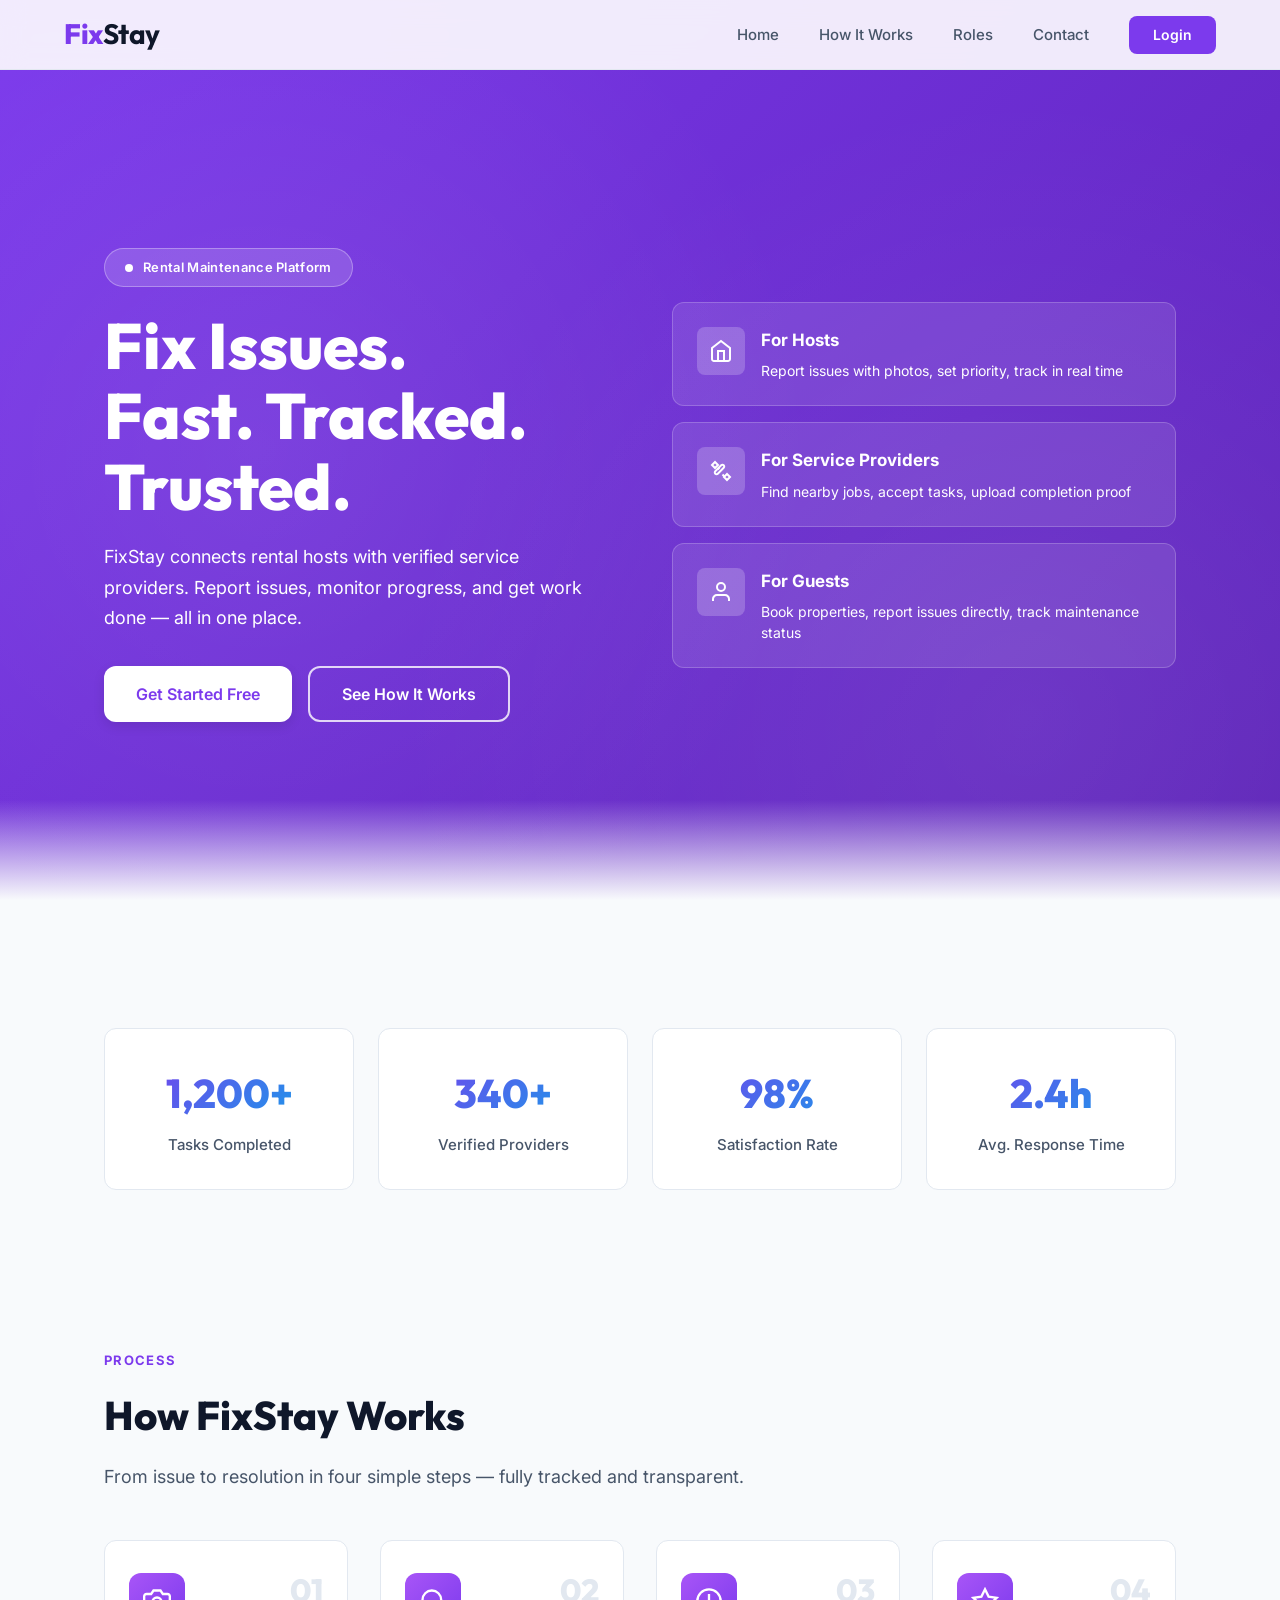
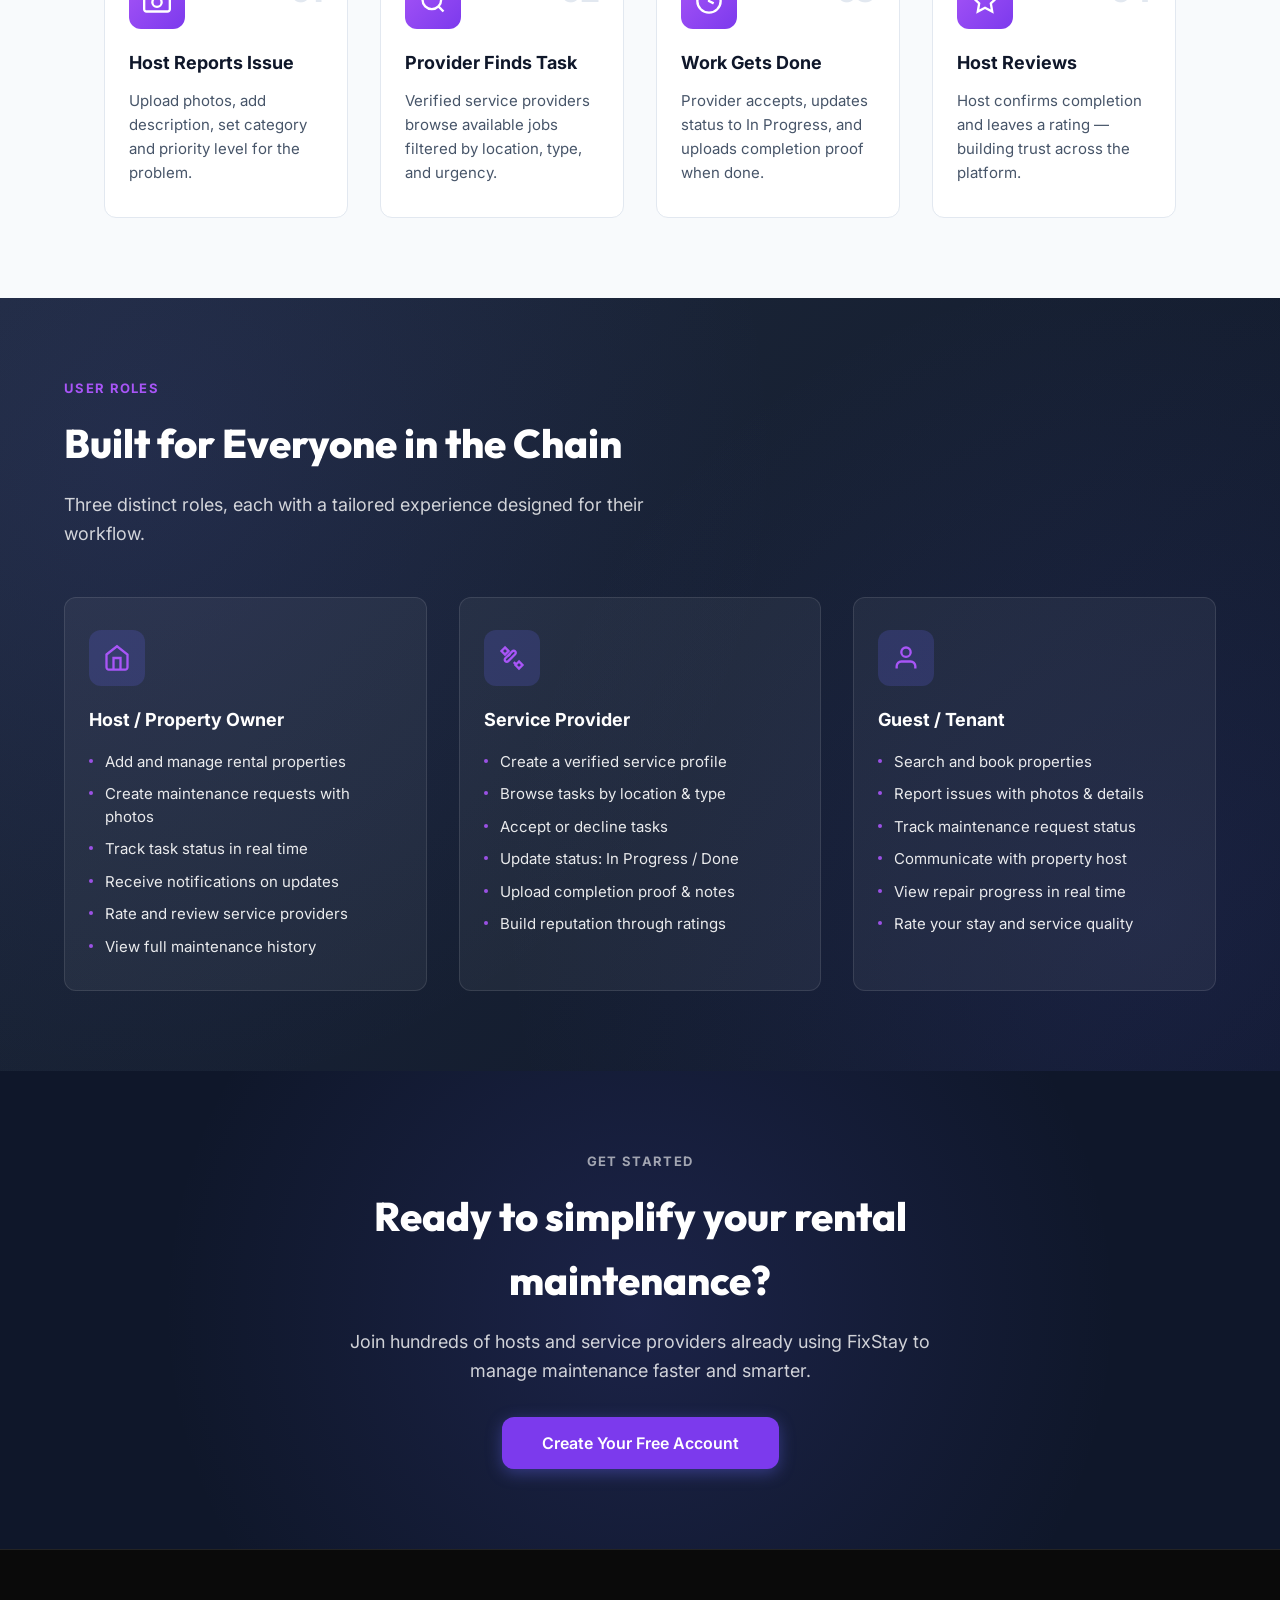
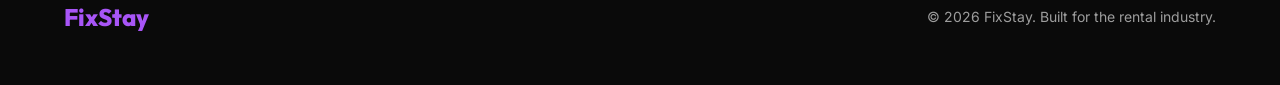
<file: index.html>
<!DOCTYPE html>
<html lang="en">
<head>
    <meta charset="UTF-8">
    <meta name="viewport" content="width=device-width, initial-scale=1.0">
    <title>FixStay – Professional Maintenance Management for Short-Term Rentals</title>
    <meta name="description" content="FixStay connects rental property hosts with verified service providers. Streamline maintenance requests, track progress in real-time, and maintain your properties efficiently.">
    <link rel="stylesheet" href="style/style.css">
</head>
<body>

<!-- HEADER -->
<header>
    <h2 class="logo">Fix<span>Stay</span></h2>
    <nav class="navigation" id="navMenu">
        <a href="index.html">Home</a>
        <a href="#how">How It Works</a>
        <a href="#roles">Roles</a>
        <a href="#contact">Contact</a>
        <button class="btnLogin-popup" onclick="location.href='login.html'">Login</button>
    </nav>
    <button class="hamburger" id="hamburger" aria-label="Toggle menu">
        <span></span><span></span><span></span>
    </button>
</header>

<!-- HERO -->
<section class="hero">
    <div class="hero-inner">
        <div class="hero-text">
            <div class="hero-badge">Rental Maintenance Platform</div>
            <h1>Fix Issues.<br>Fast. Tracked.<br>Trusted.</h1>
            <p>FixStay connects rental hosts with verified service providers. Report issues, monitor progress, and get work done — all in one place.</p>
            <div class="hero-cta">
                <button class="btn-white" onclick="location.href='login.html'">Get Started Free</button>
                <button class="btn-outline-white" onclick="location.href='#how'">See How It Works</button>
            </div>
        </div>
        <div class="hero-cards">
            <div class="hero-card">
                <div class="hero-card-icon">
                    <svg viewBox="0 0 24 24" xmlns="http://www.w3.org/2000/svg">
                        <path d="M3 9L12 2L21 9V20C21 20.5304 20.7893 21.0391 20.4142 21.4142C20.0391 21.7893 19.5304 22 19 22H5C4.46957 22 3.96086 21.7893 3.58579 21.4142C3.21071 21.0391 3 20.5304 3 20V9Z"/>
                        <path d="M9 22V12H15V22"/>
                    </svg>
                </div>
                <div>
                    <h4>For Hosts</h4>
                    <p>Report issues with photos, set priority, track in real time</p>
                </div>
            </div>
            <div class="hero-card">
                <div class="hero-card-icon">
                    <svg viewBox="0 0 24 24" xmlns="http://www.w3.org/2000/svg">
                        <path d="M14.7 6.3C15.4 7 15.4 8.1 14.7 8.8L8.8 14.7C8.1 15.4 7 15.4 6.3 14.7C5.6 14 5.6 12.9 6.3 12.2L12.2 6.3C12.9 5.6 14 5.6 14.7 6.3Z"/>
                        <path d="M8.5 10.5L10.5 8.5"/>
                        <path d="M15.5 17.5L13.5 15.5"/>
                        <path d="M6 3L3 6L6 9L9 6L6 3Z"/>
                        <path d="M18 15L15 18L18 21L21 18L18 15Z"/>
                    </svg>
                </div>
                <div>
                    <h4>For Service Providers</h4>
                    <p>Find nearby jobs, accept tasks, upload completion proof</p>
                </div>
            </div>
            <div class="hero-card">
                <div class="hero-card-icon">
                    <svg viewBox="0 0 24 24" xmlns="http://www.w3.org/2000/svg">
                        <path d="M20 21V19C20 17.9391 19.5786 16.9217 18.8284 16.1716C18.0783 15.4214 17.0609 15 16 15H8C6.93913 15 5.92172 15.4214 5.17157 16.1716C4.42143 16.9217 4 17.9391 4 19V21"/>
                        <circle cx="12" cy="7" r="4"/>
                    </svg>
                </div>
                <div>
                    <h4>For Guests</h4>
                    <p>Book properties, report issues directly, track maintenance status</p>
                </div>
            </div>
        </div>
    </div>
</section>

<!-- STATS -->
<div class="page-section">
    <div class="stats-row">
        <div class="stat-card"><div class="stat-num">1,200+</div><div class="stat-label">Tasks Completed</div></div>
        <div class="stat-card"><div class="stat-num">340+</div><div class="stat-label">Verified Providers</div></div>
        <div class="stat-card"><div class="stat-num">98%</div><div class="stat-label">Satisfaction Rate</div></div>
        <div class="stat-card"><div class="stat-num">2.4h</div><div class="stat-label">Avg. Response Time</div></div>
    </div>
</div>

<!-- HOW IT WORKS -->
<div class="page-section" id="how">
    <div class="section-label">Process</div>
    <h2 class="section-title">How FixStay Works</h2>
    <p class="section-sub">From issue to resolution in four simple steps — fully tracked and transparent.</p>
    <div class="how-grid">
        <div class="step-card">
            <div class="step-num">01</div>
            <div class="step-icon">
                <svg viewBox="0 0 24 24" xmlns="http://www.w3.org/2000/svg">
                    <path d="M23 19C23 19.5304 22.7893 20.0391 22.4142 20.4142C22.0391 20.7893 21.5304 21 21 21H3C2.46957 21 1.96086 20.7893 1.58579 20.4142C1.21071 20.0391 1 19.5304 1 19V8C1 7.46957 1.21071 6.96086 1.58579 6.58579C1.96086 6.21071 2.46957 6 3 6H7L9 3H15L17 6H21C21.5304 6 22.0391 6.21071 22.4142 6.58579C22.7893 6.96086 23 7.46957 23 8V19Z"/>
                    <circle cx="12" cy="13" r="4"/>
                </svg>
            </div>
            <h3>Host Reports Issue</h3>
            <p>Upload photos, add description, set category and priority level for the problem.</p>
        </div>
        <div class="step-card">
            <div class="step-num">02</div>
            <div class="step-icon">
                <svg viewBox="0 0 24 24" xmlns="http://www.w3.org/2000/svg">
                    <circle cx="11" cy="11" r="8"/>
                    <path d="M21 21L16.65 16.65"/>
                </svg>
            </div>
            <h3>Provider Finds Task</h3>
            <p>Verified service providers browse available jobs filtered by location, type, and urgency.</p>
        </div>
        <div class="step-card">
            <div class="step-num">03</div>
            <div class="step-icon">
                <svg viewBox="0 0 24 24" xmlns="http://www.w3.org/2000/svg">
                    <circle cx="12" cy="12" r="10"/>
                    <path d="M12 6V12L16 14"/>
                </svg>
            </div>
            <h3>Work Gets Done</h3>
            <p>Provider accepts, updates status to In Progress, and uploads completion proof when done.</p>
        </div>
        <div class="step-card">
            <div class="step-num">04</div>
            <div class="step-icon">
                <svg viewBox="0 0 24 24" xmlns="http://www.w3.org/2000/svg">
                    <path d="M12 2L15.09 8.26L22 9.27L17 14.14L18.18 21.02L12 17.77L5.82 21.02L7 14.14L2 9.27L8.91 8.26L12 2Z"/>
                </svg>
            </div>
            <h3>Host Reviews</h3>
            <p>Host confirms completion and leaves a rating — building trust across the platform.</p>
        </div>
    </div>
</div>

<!-- ROLES -->
<div class="roles-section" id="roles">
    <div class="roles-inner">
        <div class="section-label">User Roles</div>
        <h2 class="section-title">Built for Everyone in the Chain</h2>
        <p class="section-sub">Three distinct roles, each with a tailored experience designed for their workflow.</p>
        <div class="roles-grid">
            <div class="role-card">
                <div class="role-icon">
                    <svg viewBox="0 0 24 24" xmlns="http://www.w3.org/2000/svg">
                        <path d="M3 9L12 2L21 9V20C21 20.5304 20.7893 21.0391 20.4142 21.4142C20.0391 21.7893 19.5304 22 19 22H5C4.46957 22 3.96086 21.7893 3.58579 21.4142C3.21071 21.0391 3 20.5304 3 20V9Z"/>
                        <path d="M9 22V12H15V22"/>
                    </svg>
                </div>
                <h3>Host / Property Owner</h3>
                <ul>
                    <li>Add and manage rental properties</li>
                    <li>Create maintenance requests with photos</li>
                    <li>Track task status in real time</li>
                    <li>Receive notifications on updates</li>
                    <li>Rate and review service providers</li>
                    <li>View full maintenance history</li>
                </ul>
            </div>
            <div class="role-card">
                <div class="role-icon">
                    <svg viewBox="0 0 24 24" xmlns="http://www.w3.org/2000/svg">
                        <path d="M14.7 6.3C15.4 7 15.4 8.1 14.7 8.8L8.8 14.7C8.1 15.4 7 15.4 6.3 14.7C5.6 14 5.6 12.9 6.3 12.2L12.2 6.3C12.9 5.6 14 5.6 14.7 6.3Z"/>
                        <path d="M8.5 10.5L10.5 8.5"/>
                        <path d="M15.5 17.5L13.5 15.5"/>
                        <path d="M6 3L3 6L6 9L9 6L6 3Z"/>
                        <path d="M18 15L15 18L18 21L21 18L18 15Z"/>
                    </svg>
                </div>
                <h3>Service Provider</h3>
                <ul>
                    <li>Create a verified service profile</li>
                    <li>Browse tasks by location & type</li>
                    <li>Accept or decline tasks</li>
                    <li>Update status: In Progress / Done</li>
                    <li>Upload completion proof & notes</li>
                    <li>Build reputation through ratings</li>
                </ul>
            </div>
            <div class="role-card">
                <div class="role-icon">
                    <svg viewBox="0 0 24 24" xmlns="http://www.w3.org/2000/svg">
                        <path d="M20 21V19C20 17.9391 19.5786 16.9217 18.8284 16.1716C18.0783 15.4214 17.0609 15 16 15H8C6.93913 15 5.92172 15.4214 5.17157 16.1716C4.42143 16.9217 4 17.9391 4 19V21"/>
                        <circle cx="12" cy="7" r="4"/>
                    </svg>
                </div>
                <h3>Guest / Tenant</h3>
                <ul>
                    <li>Search and book properties</li>
                    <li>Report issues with photos & details</li>
                    <li>Track maintenance request status</li>
                    <li>Communicate with property host</li>
                    <li>View repair progress in real time</li>
                    <li>Rate your stay and service quality</li>
                </ul>
            </div>
        </div>
    </div>
</div>

<!-- CTA -->
<div class="cta-section" id="contact">
    <div class="cta-inner">
        <div class="section-label">Get Started</div>
        <h2 class="section-title">Ready to simplify your rental maintenance?</h2>
        <p>Join hundreds of hosts and service providers already using FixStay to manage maintenance faster and smarter.</p>
        <button class="btn-red" onclick="location.href='login.html'">Create Your Free Account</button>
    </div>
</div>

<!-- FOOTER -->
<footer>
    <div class="footer-inner">
        <div class="footer-logo">FixStay</div>
        <p>© 2026 FixStay. Built for the rental industry.</p>
    </div>
</footer>

<script>
    const hamburger = document.getElementById('hamburger');
    const navMenu   = document.getElementById('navMenu');
    hamburger.addEventListener('click', () => {
        hamburger.classList.toggle('open');
        navMenu.classList.toggle('open');
    });
    navMenu.querySelectorAll('a, button').forEach(el => {
        el.addEventListener('click', () => {
            hamburger.classList.remove('open');
            navMenu.classList.remove('open');
        });
    });
</script>
</body>
</html>
</file>
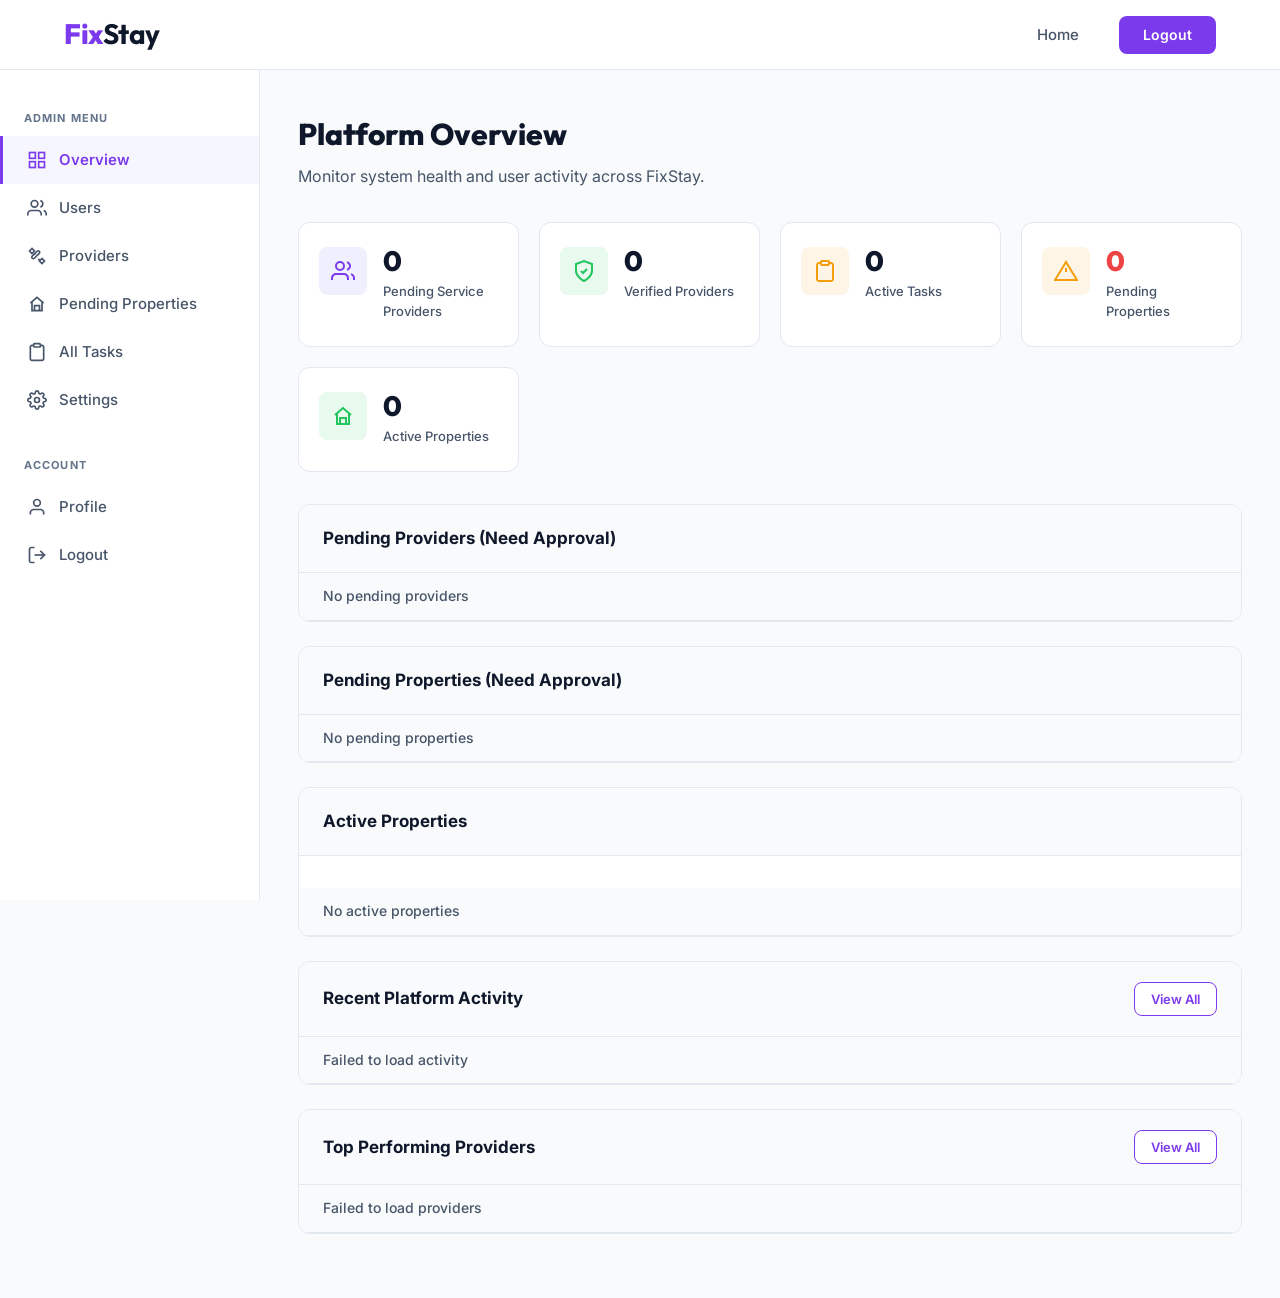
<file: dashboard-admin.html>
<!DOCTYPE html>
<html lang="en">

<head>
    <meta charset="UTF-8">
    <meta name="viewport" content="width=device-width, initial-scale=1.0">
    <title>FixStay – Admin Dashboard</title>
    <link rel="stylesheet" href="style/style.css">
    <style>
        .property-grid {
            display: grid;
            grid-template-columns: repeat(auto-fill, minmax(320px, 1fr));
            gap: 16px;
            padding: 16px;
        }

        .property-card {
            display: grid;
            grid-template-columns: 120px 1fr;
            gap: 14px;
            align-items: center;
            padding: 16px;
            border-bottom: 1px solid var(--border);
        }

        .property-card:last-child {
            border-bottom: none;
        }

        .property-card:hover {
            background: var(--off-white);
        }

        .property-thumb {
            width: 120px;
            height: 88px;
            border-radius: 12px;
            object-fit: cover;
            background: #edf2f7;
        }

        .property-body {
            min-width: 0;
        }

        .property-title {
            font-size: 0.98rem;
            font-weight: 700;
            color: var(--text);
            margin-bottom: 4px;
        }

        .property-meta {
            font-size: 0.86rem;
            color: var(--text-light);
            margin-bottom: 10px;
        }

        .property-actions {
            display: flex;
            gap: 10px;
            flex-wrap: wrap;
        }

        .btn-sm.accept {
            background: #16a34a;
            color: #fff;
            border-color: #16a34a;
        }

        .btn-sm.accept:hover {
            background: #15803d;
            color: #fff;
        }

        .btn-sm.reject {
            background: #dc2626;
            color: #fff;
            border-color: #dc2626;
        }

        .btn-sm.reject:hover {
            background: #b91c1c;
            color: #fff;
        }

        .section-anchor {
            scroll-margin-top: 110px;
        }
    </style>
</head>

<body>

    <header>
        <h2 class="logo"><a href="index.html">Fix<span>Stay</span></a></h2>
        <nav class="navigation" id="navMenu">
            <a href="index.html">Home</a>
            <button class="btnLogin-popup" onclick="location.href='login.html'">Logout</button>
        </nav>
        <button class="hamburger" id="hamburger"><span></span><span></span><span></span></button>
    </header>

    <div class="dashboard-page">
        <div class="dash-layout">

            <aside class="sidebar">
                <span class="sidebar-label">Admin Menu</span>
                <a class="sidebar-item active" href="#">
                    <svg viewBox="0 0 24 24" xmlns="http://www.w3.org/2000/svg">
                        <rect x="3" y="3" width="7" height="7" />
                        <rect x="14" y="3" width="7" height="7" />
                        <rect x="14" y="14" width="7" height="7" />
                        <rect x="3" y="14" width="7" height="7" />
                    </svg>
                    Overview
                </a>
                <a class="sidebar-item" href="#">
                    <svg viewBox="0 0 24 24" xmlns="http://www.w3.org/2000/svg">
                        <path
                            d="M17 21V19C17 17.9391 16.5786 16.9217 15.8284 16.1716C15.0783 15.4214 14.0609 15 13 15H5C3.93913 15 2.92172 15.4214 2.17157 16.1716C1.42143 16.9217 1 17.9391 1 19V21" />
                        <circle cx="9" cy="7" r="4" />
                        <path
                            d="M23 21V19C22.9993 18.1137 22.7044 17.2528 22.1614 16.5523C21.6184 15.8519 20.8581 15.3516 20 15.13" />
                        <path
                            d="M16 3.13C16.8604 3.35031 17.623 3.85071 18.1676 4.55232C18.7122 5.25392 19.0078 6.11683 19.0078 7.005C19.0078 7.89318 18.7122 8.75608 18.1676 9.45769C17.623 10.1593 16.8604 10.6597 16 10.88" />
                    </svg>
                    Users
                </a>
                <a class="sidebar-item" href="#">
                    <svg viewBox="0 0 24 24" xmlns="http://www.w3.org/2000/svg">
                        <path
                            d="M14.7 6.3C15.4 7 15.4 8.1 14.7 8.8L8.8 14.7C8.1 15.4 7 15.4 6.3 14.7C5.6 14 5.6 12.9 6.3 12.2L12.2 6.3C12.9 5.6 14 5.6 14.7 6.3Z" />
                        <path d="M8.5 10.5L10.5 8.5" />
                        <path d="M15.5 17.5L13.5 15.5" />
                        <path d="M6 3L3 6L6 9L9 6L6 3Z" />
                        <path d="M18 15L15 18L18 21L21 18L18 15Z" />
                    </svg>
                    Providers
                </a>
                <a class="sidebar-item" href="#pendingPropertiesSection">
                    <svg viewBox="0 0 24 24" xmlns="http://www.w3.org/2000/svg">
                        <path d="M4 11L12 4L20 11" />
                        <path d="M6 10V20H18V10" />
                        <path d="M9 20V14H15V20" />
                    </svg>
                    Pending Properties
                </a>
                <a class="sidebar-item" href="#recentActivitySection">
                    <svg viewBox="0 0 24 24" xmlns="http://www.w3.org/2000/svg">
                        <path
                            d="M16 4H18C18.5304 4 19.0391 4.21071 19.4142 4.58579C19.7893 4.96086 20 5.46957 20 6V20C20 20.5304 19.7893 21.0391 19.4142 21.4142C19.0391 21.7893 18.5304 22 18 22H6C5.46957 22 4.96086 21.7893 4.58579 21.4142C4.21071 21.0391 4 20.5304 4 20V6C4 5.46957 4.21071 4.96086 4.58579 4.58579C4.96086 4.21071 5.46957 4 6 4H8" />
                        <rect x="8" y="2" width="8" height="4" rx="1" />
                    </svg>
                    All Tasks
                </a>
                <a class="sidebar-item" href="#">
                    <svg viewBox="0 0 24 24" xmlns="http://www.w3.org/2000/svg">
                        <circle cx="12" cy="12" r="3" />
                        <path
                            d="M19.4 15C19.2669 15.3016 19.2272 15.6362 19.286 15.9606C19.3448 16.285 19.4995 16.5843 19.73 16.82L19.79 16.88C19.976 17.0657 20.1235 17.2863 20.2241 17.5291C20.3248 17.7719 20.3766 18.0322 20.3766 18.295C20.3766 18.5578 20.3248 18.8181 20.2241 19.0609C20.1235 19.3037 19.976 19.5243 19.79 19.71C19.6043 19.896 19.3837 20.0435 19.1409 20.1441C18.8981 20.2448 18.6378 20.2966 18.375 20.2966C18.1122 20.2966 17.8519 20.2448 17.6091 20.1441C17.3663 20.0435 17.1457 19.896 16.96 19.71L16.9 19.65C16.6643 19.4195 16.365 19.2648 16.0406 19.206C15.7162 19.1472 15.3816 19.1869 15.08 19.32C14.7842 19.4468 14.532 19.6572 14.3543 19.9255C14.1766 20.1938 14.0813 20.5082 14.08 20.83V21C14.08 21.5304 13.8693 22.0391 13.4942 22.4142C13.1191 22.7893 12.6104 23 12.08 23C11.5496 23 11.0409 22.7893 10.6658 22.4142C10.2907 22.0391 10.08 21.5304 10.08 21V20.91C10.0723 20.579 9.96512 20.258 9.77251 19.9887C9.5799 19.7194 9.31074 19.5143 9 19.4C8.69838 19.2669 8.36381 19.2272 8.03941 19.286C7.71502 19.3448 7.41568 19.4995 7.18 19.73L7.12 19.79C6.93425 19.976 6.71368 20.1235 6.47088 20.2241C6.22808 20.3248 5.96783 20.3766 5.705 20.3766C5.44217 20.3766 5.18192 20.3248 4.93912 20.2241C4.69632 20.1235 4.47575 19.976 4.29 19.79C4.10405 19.6043 3.95653 19.3837 3.85588 19.1409C3.75523 18.8981 3.70343 18.6378 3.70343 18.375C3.70343 18.1122 3.75523 17.8519 3.85588 17.6091C3.95653 17.3663 4.10405 17.1457 4.29 16.96L4.35 16.9C4.58054 16.6643 4.73519 16.365 4.794 16.0406C4.85282 15.7162 4.81312 15.3816 4.68 15.08C4.55324 14.7842 4.34276 14.532 4.07447 14.3543C3.80618 14.1766 3.49179 14.0813 3.17 14.08H3C2.46957 14.08 1.96086 13.8693 1.58579 13.4942C1.21071 13.1191 1 12.6104 1 12.08C1 11.5496 1.21071 11.0409 1.58579 10.6658C1.96086 10.2907 2.46957 10.08 3 10.08H3.09C3.42099 10.0723 3.742 9.96512 4.0113 9.77251C4.28059 9.5799 4.48572 9.31074 4.6 9C4.73312 8.69838 4.77282 8.36381 4.714 8.03941C4.65519 7.71502 4.50054 7.41568 4.27 7.18L4.21 7.12C4.02405 6.93425 3.87653 6.71368 3.77588 6.47088C3.67523 6.22808 3.62343 5.96783 3.62343 5.705C3.62343 5.44217 3.67523 5.18192 3.77588 4.93912C3.87653 4.69632 4.02405 4.47575 4.21 4.29C4.39575 4.10405 4.61632 3.95653 4.85912 3.85588C5.10192 3.75523 5.36217 3.70343 5.625 3.70343C5.88783 3.70343 6.14808 3.75523 6.39088 3.85588C6.63368 3.95653 6.85425 4.10405 7.04 4.29L7.1 4.35C7.33568 4.58054 7.63502 4.73519 7.95941 4.794C8.28381 4.85282 8.61838 4.81312 8.92 4.68H9C9.29577 4.55324 9.54802 4.34276 9.72569 4.07447C9.90337 3.80618 9.99872 3.49179 10 3.17V3C10 2.46957 10.2107 1.96086 10.5858 1.58579C10.9609 1.21071 11.4696 1 12 1C12.5304 1 13.0391 1.21071 13.4142 1.58579C13.7893 1.96086 14 2.46957 14 3V3.09C14.0013 3.41179 14.0966 3.72618 14.2743 3.99447C14.452 4.26276 14.7042 4.47324 15 4.6C15.3016 4.73312 15.6362 4.77282 15.9606 4.714C16.285 4.65519 16.5843 4.50054 16.82 4.27L16.88 4.21C17.0657 4.02405 17.2863 3.87653 17.5291 3.77588C17.7719 3.67523 18.0322 3.62343 18.295 3.62343C18.5578 3.62343 18.8181 3.67523 19.0609 3.77588C19.3037 3.87653 19.5243 4.02405 19.71 4.21C19.896 4.39575 20.0435 4.61632 20.1441 4.85912C20.2448 5.10192 20.2966 5.36217 20.2966 5.625C20.2966 5.88783 20.2448 6.14808 20.1441 6.39088C20.0435 6.63368 19.896 6.85425 19.71 7.04L19.65 7.1C19.4195 7.33568 19.2648 7.63502 19.206 7.95941C19.1472 8.28381 19.1869 8.61838 19.32 8.92V9C19.4468 9.29577 19.6572 9.54802 19.9255 9.72569C20.1938 9.90337 20.5082 9.99872 20.83 10H21C21.5304 10 22.0391 10.2107 22.4142 10.5858C22.7893 10.9609 23 11.4696 23 12C23 12.5304 22.7893 13.0391 22.4142 13.4142C22.0391 13.7893 21.5304 14 21 14H20.91C20.5882 14.0013 20.2738 14.0966 20.0055 14.2743C19.7372 14.452 19.5268 14.7042 19.4 15Z" />
                    </svg>
                    Settings
                </a>
                <br>
                <span class="sidebar-label">Account</span>
                <a class="sidebar-item" href="#">
                    <svg viewBox="0 0 24 24" xmlns="http://www.w3.org/2000/svg">
                        <path
                            d="M20 21V19C20 17.9391 19.5786 16.9217 18.8284 16.1716C18.0783 15.4214 17.0609 15 16 15H8C6.93913 15 5.92172 15.4214 5.17157 16.1716C4.42143 16.9217 4 17.9391 4 19V21" />
                        <circle cx="12" cy="7" r="4" />
                    </svg>
                    Profile
                </a>
                <a class="sidebar-item" href="login.html">
                    <svg viewBox="0 0 24 24" xmlns="http://www.w3.org/2000/svg">
                        <path
                            d="M9 21H5C4.46957 21 3.96086 20.7893 3.58579 20.4142C3.21071 20.0391 3 19.5304 3 19V5C3 4.46957 3.21071 3.96086 3.58579 3.58579C3.96086 3.21071 4.46957 3 5 3H9" />
                        <path d="M16 17L21 12L16 7" />
                        <path d="M21 12H9" />
                    </svg>
                    Logout
                </a>
            </aside>

            <main class="dash-content">
                <div class="dash-greeting">
                    <h2>Platform Overview</h2>
                    <p>Monitor system health and user activity across FixStay.</p>
                </div>

                <div class="dash-stats">
                    <div class="dash-stat">
                        <div class="dash-stat-icon primary">
                            <svg viewBox="0 0 24 24" xmlns="http://www.w3.org/2000/svg">
                                <path
                                    d="M17 21V19C17 17.9391 16.5786 16.9217 15.8284 16.1716C15.0783 15.4214 14.0609 15 13 15H5C3.93913 15 2.92172 15.4214 2.17157 16.1716C1.42143 16.9217 1 17.9391 1 19V21" />
                                <circle cx="9" cy="7" r="4" />
                                <path
                                    d="M23 21V19C22.9993 18.1137 22.7044 17.2528 22.1614 16.5523C21.6184 15.8519 20.8581 15.3516 20 15.13" />
                                <path
                                    d="M16 3.13C16.8604 3.35031 17.623 3.85071 18.1676 4.55232C18.7122 5.25392 19.0078 6.11683 19.0078 7.005C19.0078 7.89318 18.7122 8.75608 18.1676 9.45769C17.623 10.1593 16.8604 10.6597 16 10.88" />
                            </svg>
                        </div>
                        <div>
                            <div class="dash-stat-num" id="pendingCount">0</div>
                            <div class="dash-stat-label">Pending Service Providers</div>
                        </div>
                    </div>
                    <div class="dash-stat">
                        <div class="dash-stat-icon success">
                            <svg viewBox="0 0 24 24" xmlns="http://www.w3.org/2000/svg">
                                <path d="M12 22C12 22 20 18 20 12V5L12 2L4 5V12C4 18 12 22 12 22Z" />
                                <path d="M9 12L11 14L15 10" />
                            </svg>
                        </div>
                        <div>
                            <div class="dash-stat-num" id="verifiedProvidersCount">0</div>
                            <div class="dash-stat-label">Verified Providers</div>
                        </div>
                    </div>
                    <div class="dash-stat">
                        <div class="dash-stat-icon warning">
                            <svg viewBox="0 0 24 24" xmlns="http://www.w3.org/2000/svg">
                                <path
                                    d="M16 4H18C18.5304 4 19.0391 4.21071 19.4142 4.58579C19.7893 4.96086 20 5.46957 20 6V20C20 20.5304 19.7893 21.0391 19.4142 21.4142C19.0391 21.7893 18.5304 22 18 22H6C5.46957 22 4.96086 21.7893 4.58579 21.4142C4.21071 21.0391 4 20.5304 4 20V6C4 5.46957 4.21071 4.96086 4.58579 4.58579C4.96086 4.21071 5.46957 4 6 4H8" />
                                <rect x="8" y="2" width="8" height="4" rx="1" />
                            </svg>
                        </div>
                        <div>
                            <div class="dash-stat-num" id="activeTasksCount">0</div>
                            <div class="dash-stat-label">Active Tasks</div>
                        </div>
                    </div>
                    <div class="dash-stat">
                        <div class="dash-stat-icon warning">
                            <svg viewBox="0 0 24 24" xmlns="http://www.w3.org/2000/svg">
                                <path d="M12 3L1 21H23L12 3Z" />
                                <path d="M12 9V13" />
                                <path d="M12 17H12.01" />
                            </svg>
                        </div>
                        <div>
                            <div class="dash-stat-num red" id="pendingPropertiesCount">0</div>
                            <div class="dash-stat-label">Pending Properties</div>
                        </div>
                    </div>
                    <div class="dash-stat">
                        <div class="dash-stat-icon success">
                            <svg viewBox="0 0 24 24" xmlns="http://www.w3.org/2000/svg">
                                <path d="M4 11L12 4L20 11" />
                                <path d="M6 10V20H18V10" />
                                <path d="M9 20V14H15V20" />
                            </svg>
                        </div>
                        <div>
                            <div class="dash-stat-num" id="activePropertiesCount">0</div>
                            <div class="dash-stat-label">Active Properties</div>
                        </div>
                    </div>
                </div>

                <div class="dash-panel">
                    <div class="dash-panel-header">
                        <h3>Pending Providers (Need Approval)</h3>
                    </div>
                    <div id="pendingAlert" class="pending-alert">No pending providers</div>
                    <div id="providersList" class="task-list">
                        <!-- Filled dynamically -->
                    </div>
                </div>

                <div class="dash-panel section-anchor" id="pendingPropertiesSection">
                    <div class="dash-panel-header">
                        <h3>Pending Properties (Need Approval)</h3>
                    </div>
                    <div id="pendingPropertiesAlert" class="pending-alert">No pending properties</div>
                    <div id="pendingPropertiesList" class="task-list"></div>
                </div>

                <div class="dash-panel section-anchor" id="activePropertiesSection">
                    <div class="dash-panel-header">
                        <h3>Active Properties</h3>
                    </div>
                    <div id="activePropertiesList" class="property-grid"></div>
                    <div id="activePropertiesEmpty" class="pending-alert">No active properties</div>
                </div>

                <!-- Recent Activity -->
                <div class="dash-panel" id="recentActivitySection">
                    <div class="dash-panel-header">
                        <h3>Recent Platform Activity</h3>
                        <button class="btn-sm outline">View All</button>
                    </div>
                    <div class="task-list" id="recentActivityList">
                        <div class="pending-alert">Loading activity...</div>
                    </div>
                </div>

                <!-- Provider Stats -->
                <div class="dash-panel">
                    <div class="dash-panel-header">
                        <h3>Top Performing Providers</h3>
                        <button class="btn-sm outline">View All</button>
                    </div>
                    <div class="task-list" id="topProvidersList">
                        <div class="pending-alert">Loading providers...</div>
                    </div>
                </div>

                <!--s1-->
            </main>
        </div>
    </div>

    <script>
        const adminEmail = sessionStorage.getItem('loggedInEmail')
            || sessionStorage.getItem('emailAddress')
            || localStorage.getItem('loggedInEmail')
            || localStorage.getItem('emailAddress')
            || localStorage.getItem('email');
        console.log("LOADING PROVIDERS...");
        const hamburger = document.getElementById('hamburger');
        const navMenu = document.getElementById('navMenu');
        hamburger.addEventListener('click', () => {
            hamburger.classList.toggle('open');
            navMenu.classList.toggle('open');
        });

        function getPropertyImage(property) {
            if (property.imageUrl) {
                return property.imageUrl;
            }

            if (property.pictureFileName) {
                return `http://localhost:8080/uploads/${property.pictureFileName}`;
            }

            return 'Images/Gemini_Generated_Image_8umfit8umfit8umf.png';
        }

        function getCityBadge(address) {
            if (!address) return '';
            const city = address.trim().toLowerCase();
            let color, bgColor, borderColor;

            if (city.includes('bucurești') || city.includes('bucharest') || city.includes('bucuresti')) {
                color = '#1e3a8a'; bgColor = '#dbeafe'; borderColor = '#bfdbfe';
            } else if (city.includes('cluj')) {
                color = '#14532d'; bgColor = '#dcfce7'; borderColor = '#bbf7d0';
            } else if (city.includes('timișoara') || city.includes('timisoara')) {
                color = '#7c2d12'; bgColor = '#ffedd5'; borderColor = '#fed7aa';
            } else if (city.includes('iași') || city.includes('iasi')) {
                color = '#4c1d95'; bgColor = '#ede9fe'; borderColor = '#ddd6fe';
            } else if (city.includes('brașov') || city.includes('brasov')) {
                color = '#831843'; bgColor = '#fce7f3'; borderColor = '#fbcfe8';
            } else if (city.includes('constanța') || city.includes('constanta')) {
                color = '#854d0e'; bgColor = '#fef9c3'; borderColor = '#fde68a';
            } else {
                color = '#374151'; bgColor = '#f3f4f6'; borderColor = '#e5e7eb';
            }

            return `<span style="display: inline-block; padding: 2px 8px; border-radius: 6px; font-size: 0.75rem; font-weight: 600; color: ${color}; background-color: ${bgColor}; border: 1px solid ${borderColor};">${address}</span>`;
        }

        function getPropertyHostEmail(property) {
            return property.hostEmail || property.hostEmailAddress || property.host?.emailAddress || 'Unknown host';
        }

        async function renderPropertyLists() {
            await Promise.all([loadPendingProperties(), loadActiveProperties()]);
        }

        async function loadPendingProviders() {
            //http://localhost:8080/admin/providers/pending
            //const res = await fetch("http://localhost:8080/api/admin/providers/pending");
            const res = await fetch("http://localhost:8080/api/admin/providers/pending");
            const providers = await res.json();

            const container = document.getElementById("providersList");
            container.innerHTML = "";

            providers.forEach(p => {
                container.innerHTML += `
                <div class="task-item">
                    <div class="task-info">
                        <div class="task-title">
                            ${p.firstName} ${p.lastName}
                        </div>
                        <div class="task-meta">
                            ${p.emailAddress}
                        </div>
                    </div>

                    <button class="btn-sm" onclick="approveProvider(${p.id})">
                        Approve
                    </button>
                    <button class="btn-sm reject" onclick="rejectProvider(${p.id})">
                        Reject
                    </button>
                </div>
            `;
            });

            // Update pending count
            const count = providers.length;
            const countElement = document.getElementById("pendingCount");
            const alertElement = document.getElementById("pendingAlert");

            countElement.textContent = count;
            if (count === 0) {
                countElement.classList.remove("red");
                alertElement.textContent = "No pending providers";
                alertElement.classList.remove("red");
            } else {
                countElement.classList.add("red");
                alertElement.textContent = `${count} pending provider${count > 1 ? 's' : ''}`;
                alertElement.classList.add("red");
            }
        }

        async function loadPendingProperties() {
            const response = await fetch("http://localhost:8080/api/properties/admin/get-pending-properties");
            const properties = await response.json();

            const container = document.getElementById("pendingPropertiesList");
            const alertElement = document.getElementById("pendingPropertiesAlert");
            const countElement = document.getElementById("pendingPropertiesCount");

            container.innerHTML = "";
            countElement.textContent = properties.length;

            if (properties.length === 0) {
                countElement.classList.remove("red");
                alertElement.textContent = "No pending properties";
                alertElement.classList.remove("red");
                return;
            }

            countElement.classList.add("red");
            alertElement.textContent = `${properties.length} pending propert${properties.length === 1 ? 'y' : 'ies'}`;
            alertElement.classList.add("red");

            properties.forEach(property => {
                container.innerHTML += `
                    <div class="property-card">
                        <img class="property-thumb" src="${getPropertyImage(property)}" alt="${property.name}">
                        <div class="property-body">
                            <div class="property-title" style="color: #374151;"><span style="color: #6b7280; font-weight: normal; font-size: 0.9rem;">Name:</span> ${property.name}</div>
                            <div class="property-meta" style="margin-bottom:6px; display: flex; align-items: center; gap: 6px;"><span style="color: #6b7280; font-size: 0.9rem;">Address:</span> ${getCityBadge(property.address)}</div>
                            <div class="property-meta" style="margin-top:-4px; margin-bottom:10px;"><span style="color: #6b7280; font-size: 0.9rem;">Host Email:  </span>${getPropertyHostEmail(property)}</div>
                            <div class="property-actions">
                                <button class="btn-sm accept" onclick="updatePropertyStatus(${property.id}, 'APPROVED')">Accept</button>
                                <button class="btn-sm reject" onclick="updatePropertyStatus(${property.id}, 'REJECTED')">Reject</button>
                            </div>
                        </div>
                    </div>
                `;
            });
        }

        async function loadActiveProperties() {
            const response = await fetch("http://localhost:8080/api/properties/all");
            const properties = await response.json();

            const container = document.getElementById("activePropertiesList");
            const emptyState = document.getElementById("activePropertiesEmpty");
            const countElement = document.getElementById("activePropertiesCount");

            container.innerHTML = "";
            countElement.textContent = properties.length;

            if (properties.length === 0) {
                emptyState.style.display = "block";
                return;
            }

            emptyState.style.display = "none";

            properties.forEach(property => {
                container.innerHTML += `
                    <div class="dash-panel" style="margin-bottom: 0; overflow: hidden; border: 1px solid var(--border);">
                        <img src="${getPropertyImage(property)}" alt="${property.name}" style="width: 100%; height: 180px; object-fit: cover; display: block;">
                        <div style="padding: 14px 16px;">
                            <div class="property-title" style="color: #374151;"><span style="color: #6b7280; font-weight: normal; font-size: 0.9rem;">Name:</span> ${property.name}</div>
                            <div class="property-meta" style="margin-bottom:6px; display: flex; align-items: center; gap: 6px;"><span style="color: #6b7280; font-size: 0.9rem;">Address:</span> ${getCityBadge(property.address)}</div>
                            <div class="property-meta" style="margin-top:-4px;">${getPropertyHostEmail(property)}</div>
                            <div style="font-weight: 700; color: var(--primary);">${property.pricePerNight ?? 0} EURO / night</div>
                        </div>
                    </div>
                `;
            });
        }

        async function updatePropertyStatus(propertyId, propertyStatus) {
            if (!adminEmail) {
                alert("Admin email is missing. Please log in again.");
                return;
            }

            const response = await fetch(`http://localhost:8080/api/properties/admin/update-property-status/${propertyId}?propertyStatus=${encodeURIComponent(propertyStatus)}&adminEmail=${encodeURIComponent(adminEmail)}`, {
                method: "POST"
            });

            if (!response.ok) {
                const message = await response.text();
                alert(message);
                return;
            }

            const message = await response.text();
            alert(message);
            await renderPropertyLists();
            await loadAdminStats();
        }

        async function approveProvider(id) {
            const response = await fetch(`http://localhost:8080/api/admin/providers/${id}/approve`, {
                method: "POST"
            });

            if (!response.ok) {
                alert(await response.text());
                return;
            }

            await loadPendingProviders();
            await loadAdminStats();
        }

        async function rejectProvider(id) {
            const response = await fetch(`http://localhost:8080/api/admin/providers/${id}/reject`, {
                method: "POST"
            });

            if (!response.ok) {
                alert(await response.text());
                return;
            }

            await loadPendingProviders();
            await loadAdminStats();
        }

        async function loadAdminStats() {
            try {
                const providersRes = await fetch("http://localhost:8080/api/admin/providers/verified");
                if (providersRes.ok) {
                    const providers = await providersRes.json();
                    document.getElementById('verifiedProvidersCount').textContent = providers.length;
                }

                const tasksRes = await fetch("http://localhost:8080/api/admin/tasks/active");
                if (tasksRes.ok) {
                    const tasks = await tasksRes.json();
                    document.getElementById('activeTasksCount').textContent = tasks.length;
                }
            } catch (error) {
                console.error("Error fetching stats:", error);
            }
        }

        async function loadRecentActivity() {
            const container = document.getElementById("recentActivityList");

            try {
                const res = await fetch("http://localhost:8080/api/issues/all");
                if (!res.ok) throw new Error("Failed to fetch issues");

                const issues = await res.json();

                if (issues.length === 0) {
                    container.innerHTML = '<div class="pending-alert">No activity yet</div>';
                    return;
                }

                // Sort by createdAt descending, take top 6
                const recent = [...issues]
                    .sort((a, b) => {
                        const dateA = a.createdAt ? new Date(a.createdAt) : new Date(0);
                        const dateB = b.createdAt ? new Date(b.createdAt) : new Date(0);
                        return dateB - dateA;
                    })
                    .slice(0, 6);

                const statusConfig = {
                    PENDING: { label: "Pending", cls: "pending" },
                    OPEN: { label: "Open", cls: "new" },
                    IN_PROGRESS: { label: "In Progress", cls: "urgent" },
                    RESOLVED: { label: "Resolved", cls: "done" }
                };

                function timeAgo(dateStr) {
                    if (!dateStr) return "some time ago";
                    const now = new Date();
                    const then = new Date(dateStr);
                    const diffMs = now - then;
                    const diffMins = Math.floor(diffMs / 60000);
                    if (diffMins < 1) return "just now";
                    if (diffMins < 60) return `${diffMins} min ago`;
                    const diffHours = Math.floor(diffMins / 60);
                    if (diffHours < 24) return `${diffHours}h ago`;
                    const diffDays = Math.floor(diffHours / 24);
                    return `${diffDays}d ago`;
                }

                const taskIcon = `
            <svg viewBox="0 0 24 24" xmlns="http://www.w3.org/2000/svg">
                <path d="M16 4H18C18.5304 4 19.0391 4.21071 19.4142 4.58579C19.7893 4.96086 20 5.46957 20 6V20C20 20.5304 19.7893 21.0391 19.4142 21.4142C19.0391 21.7893 18.5304 22 18 22H6C5.46957 22 4.96086 21.7893 4.58579 21.4142C4.21071 21.0391 4 20.5304 4 20V6C4 5.46957 4.21071 4.96086 4.58579 4.58579C4.96086 4.21071 5.46957 4 6 4H8"/>
                <rect x="8" y="2" width="8" height="4" rx="1"/>
            </svg>`;

                container.innerHTML = recent.map(issue => {
                    const cfg = statusConfig[issue.status] || { label: issue.status, cls: "pending" };

                    const propertyName = issue.property?.name ?? "Unknown property";
                    const providerName = issue.provider
                        ? `${issue.provider.firstName} ${issue.provider.lastName}`
                        : "Unassigned";
                    const guestEmail = issue.guest?.emailAddress ?? "Unknown";
                    const when = timeAgo(issue.createdAt);

                    return `
                <div class="task-item">
                    <div class="task-icon">${taskIcon}</div>
                    <div class="task-info">
                        <div class="task-title">${issue.title}</div>
                        <div class="task-meta">
                            <strong>Property:</strong> ${propertyName}
                            &nbsp;·&nbsp;
                            <strong>Provider:</strong> ${providerName}
                            &nbsp;·&nbsp;
                            <strong>By:</strong> ${guestEmail}
                            &nbsp;·&nbsp;
                            ${when}
                        </div>
                    </div>
                    <span class="badge ${cfg.cls}">${cfg.label}</span>
                </div>
            `;
                }).join("");

            } catch (err) {
                console.error("Error loading activity:", err);
                container.innerHTML = '<div class="pending-alert">Failed to load activity</div>';
            }
        }

        async function loadTopProviders() {
            const container = document.getElementById("topProvidersList");

            try {
                const res = await fetch("http://localhost:8080/api/admin/providers/top-performing");
                if (!res.ok) throw new Error("Failed to fetch providers");

                const providers = await res.json();

                if (providers.length === 0) {
                    container.innerHTML = '<div class="pending-alert">No verified providers yet</div>';
                    return;
                }

                const providerIcon = `
            <svg viewBox="0 0 24 24" xmlns="http://www.w3.org/2000/svg">
                <path d="M20 21V19C20 17.9391 19.5786 16.9217 18.8284 16.1716C18.0783 15.4214 17.0609 15 16 15H8C6.93913 15 5.92172 15.4214 5.17157 16.1716C4.42143 16.9217 4 17.9391 4 19V21"/>
                <circle cx="12" cy="7" r="4"/>
            </svg>`;

                container.innerHTML = providers.map((p, index) => {
                    const hasRating = p.averageRating != null;
                    const ratingText = hasRating ? `${p.averageRating}★` : "No ratings yet";
                    const isTop = index === 0 && p.resolvedTasks > 0;
                    const badgeCls = isTop ? "done" : "new";
                    const badgeLabel = isTop ? "Top Rated" : "Verified";
                    const inProgText = p.inProgressTasks > 0
                        ? ` · ${p.inProgressTasks} in progress` : "";

                    return `
                <div class="task-item">
                    <div class="task-icon">${providerIcon}</div>
                    <div class="task-info">
                        <div class="task-title">
                            ${p.firstName} ${p.lastName}
                        </div>
                        <div class="task-meta">
                            ${p.resolvedTasks} completed${inProgText}
                            &nbsp;·&nbsp;
                            ${ratingText}
                            &nbsp;·&nbsp;
                            ${p.emailAddress}
                        </div>
                    </div>
                    <span class="badge ${badgeCls}">${badgeLabel}</span>
                </div>
            `;
                }).join("");

            } catch (err) {
                console.error("Error loading top providers:", err);
                container.innerHTML = '<div class="pending-alert">Failed to load providers</div>';
            }
        }

        // 👇 AUTO LOAD ON PAGE OPEN
        window.onload = () => {
            loadPendingProviders();
            renderPropertyLists();
            loadAdminStats();
            loadRecentActivity();
            loadTopProviders();
        };
    </script>
</body>

</html>
</file>
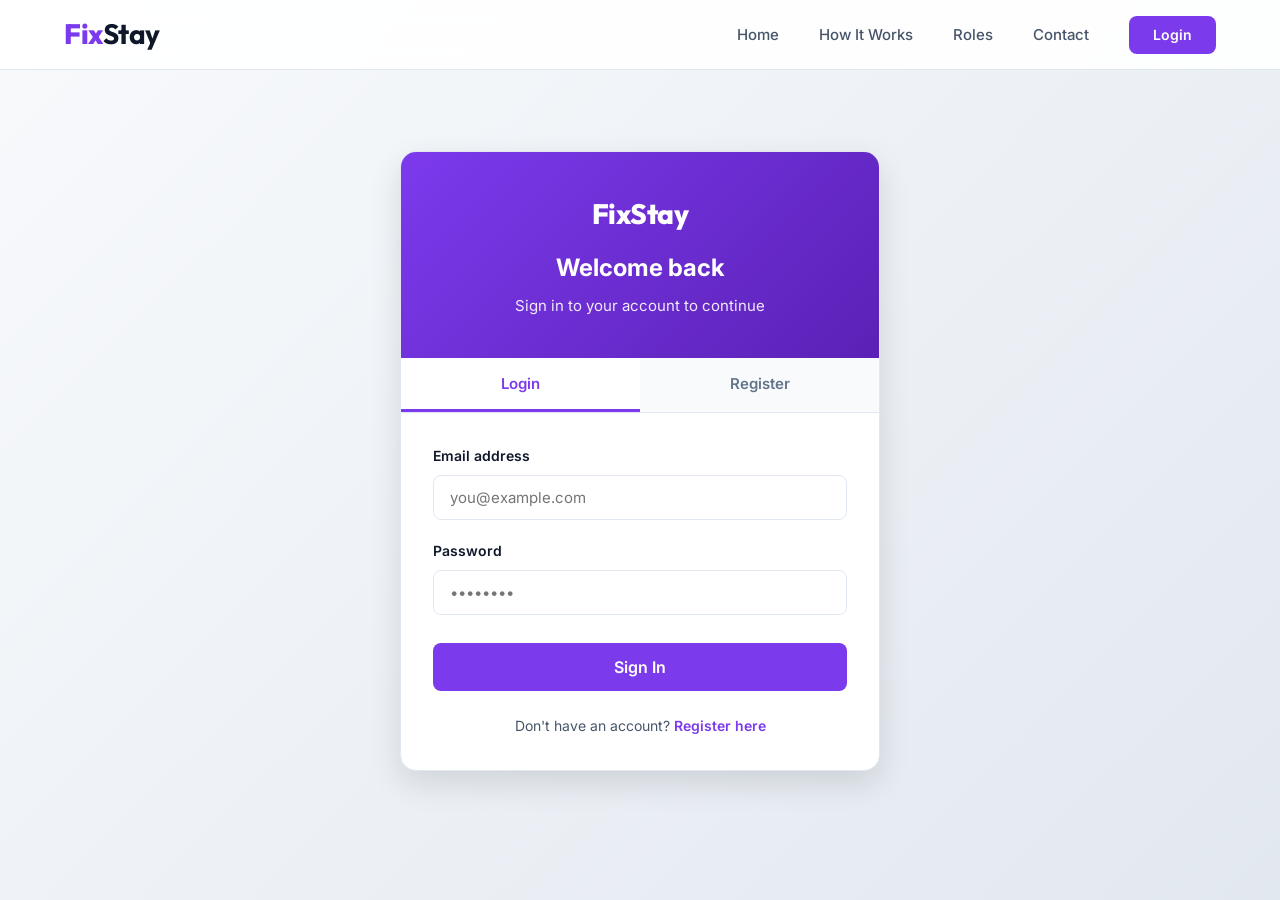
<file: dashboard-guest.html>
<!DOCTYPE html>
<html lang="en">

<head>
    <meta charset="UTF-8">
    <meta name="viewport" content="width=device-width, initial-scale=1.0">
    <title>FixStay – Tenant Dashboard</title>
    <link rel="stylesheet" href="style/style.css">
    <style>
        .modal-overlay {
            position: fixed;
            inset: 0;
            background: rgba(0, 0, 0, 0.45);
            display: none;
            align-items: center;
            justify-content: center;
            z-index: 2000;
            padding: 16px;
        }

        .modal-overlay.show {
            display: flex;
        }

        .modal-card {
            width: 100%;
            max-width: 400px;
            background: #fff;
            border-radius: 12px;
            padding: 24px;
            box-shadow: 0 4px 20px rgba(0, 0, 0, 0.1);
        }

        .btn-modal {
            border: none;
            border-radius: 8px;
            padding: 12px 16px;
            cursor: pointer;
            font-weight: 600;
            transition: 0.2s ease;
        }

        .btn-modal.primary {
            background: #7c3aed;
            color: #fff;
        }

        .btn-modal.primary:hover {
            background: #6d28d9;
        }

        .btn-modal.secondary {
            background: #eef3f6;
            color: #2f3a42;
        }

        .btn-modal.secondary:hover {
            background: #e2e8f0;
        }
    </style>
</head>

<body>

    <header>
        <h2 class="logo"><a href="index.html">Fix<span>Stay</span></a></h2>
        <nav class="navigation" id="navMenu">
            <a href="index.html">Home</a>
            <button class="btnLogin-popup" onclick="location.href='login.html'">Logout</button>
        </nav>
        <button class="hamburger" id="hamburger"><span></span><span></span><span></span></button>
    </header>

    <div class="dashboard-page">
        <div class="dash-layout">

            <aside class="sidebar">
                <span class="sidebar-label">Tenant Menu</span>
                <a class="sidebar-item active" href="#">Overview</a>
                <a class="sidebar-item" href="#">My Rental</a>
                <a class="sidebar-item" href="#">Report Issue</a>
                <a class="sidebar-item" href="#">Messages</a>
                <br>
                <span class="sidebar-label">Account</span>
                <a class="sidebar-item" href="#">Profile</a>
                <a class="sidebar-item" href="login.html">Logout</a>
            </aside>

            <main class="dash-content">

                <div id="catalogSection" style="display: none;">
                    <div class="dash-greeting"
                        style="display: flex; justify-content: space-between; align-items: center; flex-wrap: wrap; gap: 16px;">
                        <div>
                            <h2>Explore Properties</h2>
                            <p>Find your perfect stay from our available rentals.</p>
                        </div>
                        <div style="position: relative; display: inline-block;">
                            <button onclick="toggleFilterPopup()" class="btn-modal secondary"
                                style="display: flex; align-items: center; gap: 8px; padding: 10px 16px; border: 1px solid #dbe4ee; font-size: 0.95rem;">
                                <svg width="18" height="18" viewBox="0 0 24 24" fill="none" stroke="currentColor"
                                    stroke-width="2" stroke-linecap="round" stroke-linejoin="round">
                                    <polygon points="22 3 2 3 10 12.46 10 19 14 21 14 12.46 22 3"></polygon>
                                </svg>
                                Filter Cities
                            </button>
                            <div id="filterPopup"
                                style="display: none; position: absolute; right: 0; top: 115%; background: #fff; border: 1px solid #dbe4ee; border-radius: 12px; padding: 16px; width: 220px; box-shadow: 0 4px 24px rgba(0,0,0,0.12); z-index: 100;">
                                <h4 style="margin: 0 0 14px 0; font-size: 0.95rem; color: #1f2937;">Select Cities</h4>
                                <div style="display: flex; flex-direction: column; gap: 10px; margin-bottom: 18px;"
                                    id="cityCheckboxes">
                                    <label
                                        style="display:flex; align-items:center; gap:8px; cursor:pointer; color:#475467; font-size:0.95rem;">
                                        <input type="checkbox" value="Cluj-Napoca"
                                            style="accent-color:#7c3aed; width:16px; height:16px;"> Cluj-Napoca
                                    </label>
                                    <label
                                        style="display:flex; align-items:center; gap:8px; cursor:pointer; color:#475467; font-size:0.95rem;">
                                        <input type="checkbox" value="București"
                                            style="accent-color:#7c3aed; width:16px; height:16px;"> București
                                    </label>
                                    <label
                                        style="display:flex; align-items:center; gap:8px; cursor:pointer; color:#475467; font-size:0.95rem;">
                                        <input type="checkbox" value="Iași"
                                            style="accent-color:#7c3aed; width:16px; height:16px;"> Iași
                                    </label>
                                    <label
                                        style="display:flex; align-items:center; gap:8px; cursor:pointer; color:#475467; font-size:0.95rem;">
                                        <input type="checkbox" value="Timișoara"
                                            style="accent-color:#7c3aed; width:16px; height:16px;"> Timișoara
                                    </label>
                                    <label
                                        style="display:flex; align-items:center; gap:8px; cursor:pointer; color:#475467; font-size:0.95rem;">
                                        <input type="checkbox" value="Constanța"
                                            style="accent-color:#7c3aed; width:16px; height:16px;"> Constanța
                                    </label>
                                    <label
                                        style="display:flex; align-items:center; gap:8px; cursor:pointer; color:#475467; font-size:0.95rem;">
                                        <input type="checkbox" value="Brașov"
                                            style="accent-color:#7c3aed; width:16px; height:16px;"> Brașov
                                    </label>
                                </div>
                                <button onclick="applyFilter()" class="btn-modal primary" style="width:100%;">Apply
                                    Filter</button>
                            </div>
                        </div>
                    </div>
                    <div id="propertiesGrid"
                        style="display: grid; grid-template-columns: repeat(auto-fill, minmax(300px, 1fr)); gap: 20px;">
                    </div>
                </div>

                <div id="activeRentalSection" style="display: none;">
                    <div class="dash-greeting"
                        style="display: flex; justify-content: space-between; align-items: center; flex-wrap: wrap; gap: 16px;">
                        <div>
                            <h2>Welcome back!</h2>
                            <p>Manage your current rental seamlessly.</p>
                        </div>
                        <button onclick="openTerminateModal()" style="
                                    display: flex; align-items: center; gap: 8px;
                                    padding: 10px 18px;
                                    background: #fff;
                                    color: #dc2626;
                                    border: 1.5px solid #dc2626;
                                    border-radius: 10px;
                                    font-weight: 700;
                                    font-size: 0.95rem;
                                    cursor: pointer;
                                    transition: all 0.2s ease;">
                            <svg width="17" height="17" viewBox="0 0 24 24" fill="none" stroke="currentColor"
                                stroke-width="2.2" stroke-linecap="round" stroke-linejoin="round">
                                <path d="M9 21H5a2 2 0 0 1-2-2V5a2 2 0 0 1 2-2h4" />
                                <polyline points="16 17 21 12 16 7" />
                                <line x1="21" y1="12" x2="9" y2="12" />
                            </svg>
                            End My Stay
                        </button>
                    </div>
                    <!-- Chat Panel -->
                    <div class="dash-panel" style="margin-bottom: 2rem; padding: 20px;">
                        <h3>Chat with your Host</h3>
                        <div id="chat-messages"
                            style="height: 300px; overflow-y: auto; background-color: #f8f9fa; border: 1px solid #e2e8f0; border-radius: 8px; margin-bottom: 15px; padding: 15px; display: flex; flex-direction: column; gap: 10px;">
                        </div>
                        <div style="display: flex; gap: 10px;">
                            <input type="text" id="chatInput" placeholder="Type your message here..."
                                style="flex-grow: 1; padding: 12px; border-radius: 8px; border: 1px solid #cbd5e1;">
                            <button onclick="sendChatMessage()"
                                style="padding: 12px 24px; background-color: #7c3aed; color: white; border: none; border-radius: 8px; font-weight: bold; cursor: pointer;">
                                Send
                            </button>
                        </div>
                    </div>
                    <!-- Report Issue Panel -->
                    <div class="dash-panel"
                        style="background: linear-gradient(135deg, #7c3aed 0%, #5b21b6 100%); border: none; margin-bottom: 2rem; color: white; padding: 2rem; text-align: center;">
                        <h3>Need to Report an Issue?</h3>
                        <div id="initialReportView">
                            <p style="opacity: 0.9; margin-bottom: 1.5rem;">Water leak? Broken appliance? Let your
                                landlord know instantly.</p>
                            <button onclick="showReportForm()"
                                style="background: white; color: #7c3aed; padding: 1rem 2.5rem; border: none; border-radius: 8px; font-weight: 600; cursor: pointer;">
                                Report Issue Now
                            </button>
                        </div>
                        <form id="issueForm" style="display: none; text-align: left; max-width: 500px; margin: 0 auto;">
                            <input type="text" id="issueTitle" placeholder="Issue Title" required
                                style="width: 100%; padding: 0.8rem; margin-bottom: 1rem; border-radius: 6px; border: none;">
                            <textarea id="issueDescription" placeholder="Describe the problem..." required
                                style="width: 100%; padding: 0.8rem; margin-bottom: 1rem; border-radius: 6px; border: none; min-height: 100px;"></textarea>
                            <div style="display: flex; gap: 10px; justify-content: center;">
                                <button type="submit"
                                    style="background: white; color: #7c3aed; padding: 0.8rem 2rem; border: none; border-radius: 8px; font-weight: bold; cursor: pointer;">
                                    Send Report
                                </button>
                                <button type="button" onclick="hideReportForm()"
                                    style="background: transparent; color: white; border: 1px solid white; padding: 0.8rem 2rem; border-radius: 8px; cursor: pointer;">
                                    Cancel
                                </button>
                            </div>
                        </form>
                        <div id="myIssuesSection" style="margin-top: 2.5rem; text-align: left;">
                            <h4 style="border-bottom: 1px solid rgba(255,255,255,0.2); padding-bottom: 8px;">My Support
                                Requests</h4>
                            <div id="issuesTrackerList"></div>
                        </div>
                    </div>
                </div>

            </main>
        </div>
        <!-- Terminate Stay Modal -->
        <div class="modal-overlay" id="terminateModal" aria-hidden="true">
            <div class="modal-card" style="text-align: center;">

                <div style="
            width: 52px; height: 52px;
            background: rgba(220,38,38,0.1);
            border-radius: 50%;
            display: flex; align-items: center; justify-content: center;
            margin: 0 auto 14px;">
                    <svg width="26" height="26" viewBox="0 0 24 24" fill="none" stroke="#dc2626" stroke-width="2"
                        stroke-linecap="round" stroke-linejoin="round">
                        <path d="M9 21H5a2 2 0 0 1-2-2V5a2 2 0 0 1 2-2h4" />
                        <polyline points="16 17 21 12 16 7" />
                        <line x1="21" y1="12" x2="9" y2="12" />
                    </svg>
                </div>

                <h3 style="margin: 0 0 8px; font-size: 1.15rem; color: #111827;">
                    End your stay?
                </h3>
                <p style="color: #6b7280; margin-bottom: 24px; line-height: 1.5; font-size: 0.95rem;">
                    You will be checked out immediately and the property will become available to others.
                    This cannot be undone.
                </p>

                <div style="display: flex; gap: 10px;">
                    <button onclick="closeTerminateModal()" class="btn-modal secondary" style="flex: 1;">
                        Cancel
                    </button>
                    <button onclick="confirmTerminate()" style="
                flex: 1;
                padding: 12px 16px;
                border: none;
                border-radius: 8px;
                background: #dc2626;
                color: #fff;
                font-size: 0.95rem;
                font-weight: 600;
                cursor: pointer;">
                        Yes, Check Out
                    </button>
                </div>
            </div>
        </div>
    </div>

    <div class="modal-overlay" id="rentConfirmModal" aria-hidden="true">
        <div class="modal-card" style="text-align: center;">
            <div style="font-size: 3rem; margin-bottom: 10px;">🏠</div>
            <h3 style="margin-top: 0; font-size: 1.25rem;">Confirm Rental</h3>
            <p style="color: #64748b; margin-bottom: 24px; line-height: 1.5; font-size: 0.95rem;">Are you sure you want
                to rent this property?<br>Your request will be sent instantly.</p>
            <div style="display: flex; gap: 10px; justify-content: center;">
                <button id="confirmRentBtn" class="btn-modal primary" style="flex: 1;">Yes, Rent it!</button>
                <button onclick="closeRentModal()" class="btn-modal secondary" style="flex: 1;">Cancel</button>
            </div>
        </div>
    </div>

    <script>
        const hamburger = document.getElementById('hamburger');
        const navMenu = document.getElementById('navMenu');
        hamburger.addEventListener('click', () => { hamburger.classList.toggle('open'); navMenu.classList.toggle('open'); });

        function getStoredSessionValue(key) {
            return sessionStorage.getItem(key) || localStorage.getItem(key);
        }

        const guestEmail = getStoredSessionValue("loggedInEmail") || getStoredSessionValue("emailAddress") || getStoredSessionValue("email");
        let currentPropertyId = null;
        let currentHostEmail = null;

        if (!guestEmail) { window.location.href = "login.html"; }

        document.addEventListener("DOMContentLoaded", () => { if (guestEmail) { checkGuestStatus(); } });

        async function checkGuestStatus() {
            try {
                // Întrebăm direct noul endpoint simplu din Java
                const response = await fetch(`http://localhost:8080/api/rentals/active-host?guestEmail=${guestEmail}`);

                if (response.ok) {
                    const rentalData = await response.json();
                    currentPropertyId = rentalData.propertyId;
                    currentHostEmail = rentalData.hostEmail;

                    document.getElementById('activeRentalSection').style.display = 'block';
                    document.getElementById('catalogSection').style.display = 'none';

                    loadChat();
                    setInterval(loadChat, 3000); // Live chat la 3 secunde
                    loadMyIssues();
                } else {
                    document.getElementById('activeRentalSection').style.display = 'none';
                    document.getElementById('catalogSection').style.display = 'block';
                    loadProperties();
                }
            } catch (error) {
                console.error("Error checking guest status", error);
            }
        }

        function getCityBadge(address) {
            if (!address) return '';
            const city = address.trim().toLowerCase();
            let color, bgColor, borderColor;

            if (city.includes('bucurești') || city.includes('bucharest') || city.includes('bucuresti')) {
                color = '#1e3a8a'; bgColor = '#dbeafe'; borderColor = '#bfdbfe';
            } else if (city.includes('cluj')) {
                color = '#14532d'; bgColor = '#dcfce7'; borderColor = '#bbf7d0';
            } else if (city.includes('timișoara') || city.includes('timisoara')) {
                color = '#7c2d12'; bgColor = '#ffedd5'; borderColor = '#fed7aa';
            } else if (city.includes('iași') || city.includes('iasi')) {
                color = '#4c1d95'; bgColor = '#ede9fe'; borderColor = '#ddd6fe';
            } else if (city.includes('brașov') || city.includes('brasov')) {
                color = '#831843'; bgColor = '#fce7f3'; borderColor = '#fbcfe8';
            } else if (city.includes('constanța') || city.includes('constanta')) {
                color = '#854d0e'; bgColor = '#fef9c3'; borderColor = '#fde68a';
            } else {
                color = '#374151'; bgColor = '#f3f4f6'; borderColor = '#e5e7eb';
            }

            return `<span style="display: inline-block; padding: 2px 8px; border-radius: 6px; font-size: 0.75rem; font-weight: 600; color: ${color}; background-color: ${bgColor}; border: 1px solid ${borderColor};">${address}</span>`;
        }

        function getPropertyImage(property) {
            if (property.imageUrl) {
                return property.imageUrl;
            }
            if (property.pictureFileName) {
                return `http://localhost:8080/uploads/${property.pictureFileName}`;
            }
            return 'Images/Gemini_Generated_Image_8umfit8umfit8umf.png';
        }

        function renderPropertiesGrid(properties) {
            const grid = document.getElementById('propertiesGrid');
            grid.innerHTML = '';
            properties.forEach(prop => {
                const card = document.createElement('div');
                card.className = 'dash-panel'; card.style.padding = '15px';
                card.innerHTML = `
                    <img src="${getPropertyImage(prop)}" style="width:100%; height:180px; object-fit:cover; border-radius:8px; margin-bottom:12px; background:#f3f4f6;" alt="${prop.name}">
                    <h3 style="margin-top:0; font-size: 1.1rem; color: #374151;"><span style="color: #6b7280; font-weight: normal;">Name:</span> ${prop.name}</h3>
                    <div style="margin-bottom:8px; display: flex; align-items: center; gap: 6px;"><span style="color: #6b7280; font-size: 0.9rem;">Address:</span> ${getCityBadge(prop.address)}</div>
                    <p style="font-weight:bold; color:#7c3aed;">${prop.pricePerNight} EURO / night</p>
                    <button onclick="confirmRentModal(${prop.id})" style="width:100%; background:#7c3aed; color:white; padding:10px; border:none; border-radius:6px; cursor:pointer;">Rent Now</button>
                `;
                grid.appendChild(card);
            });
        }

        async function loadProperties() {
            try {
                const response = await fetch('http://localhost:8080/api/properties/available');
                const properties = await response.json();
                renderPropertiesGrid(properties);
            } catch (error) {
                console.error(error);
            }
        }

        function toggleFilterPopup() {
            const popup = document.getElementById('filterPopup');
            popup.style.display = popup.style.display === 'none' ? 'block' : 'none';
        }

        async function applyFilter() {
            const checkboxes = document.querySelectorAll('#cityCheckboxes input[type="checkbox"]:checked');
            const selectedCities = Array.from(checkboxes).map(cb => cb.value);

            document.getElementById('filterPopup').style.display = 'none';

            let url = 'http://localhost:8080/api/properties/filter';
            if (selectedCities.length > 0) {
                url += `?cities=${selectedCities.join(',')}`;
            } else {
                url = 'http://localhost:8080/api/properties/available';
            }

            try {
                const response = await fetch(url);
                let properties = [];
                if (response.ok) {
                    properties = await response.json();
                } else {
                    console.warn("Filter endpoint not implemented. Falling back to frontend filtering for demo purposes.");
                    const allRes = await fetch('http://localhost:8080/api/properties/available');
                    properties = await allRes.json();
                    if (selectedCities.length > 0) {
                        properties = properties.filter(p => {
                            const addr = p.address ? p.address.toLowerCase() : '';
                            return selectedCities.some(c => addr.includes(c.toLowerCase()));
                        });
                    }
                }
                renderPropertiesGrid(properties);
            } catch (error) { console.error(error); }
        }

        let propertyToRentId = null;

        function confirmRentModal(propertyId) {
            propertyToRentId = propertyId;
            document.getElementById('rentConfirmModal').classList.add('show');
        }

        function closeRentModal() {
            propertyToRentId = null;
            document.getElementById('rentConfirmModal').classList.remove('show');
        }

        document.getElementById('confirmRentBtn').addEventListener('click', async () => {
            if (!propertyToRentId) return;
            const propertyId = propertyToRentId;
            closeRentModal();

            const today = new Date().toISOString().split('T')[0];
            const nextWeek = new Date(Date.now() + 7 * 24 * 60 * 60 * 1000).toISOString().split('T')[0];
            try {
                const response = await fetch(`http://localhost:8080/api/rentals/rent`, {
                    method: 'POST',
                    headers: { 'Content-Type': 'application/json' },
                    body: JSON.stringify({ guestEmail: guestEmail, propertyId: propertyId, startDate: today, endDate: nextWeek })
                });
                if (response.ok) { alert("Success!"); window.location.reload(); }
                else { const msg = await response.text(); alert(msg); }
            } catch (error) { console.error(error); }
        });

        function showReportForm() { document.getElementById('initialReportView').style.display = 'none'; document.getElementById('issueForm').style.display = 'block'; }
        function hideReportForm() { document.getElementById('initialReportView').style.display = 'block'; document.getElementById('issueForm').style.display = 'none'; }

        document.getElementById('issueForm').addEventListener('submit', async function (e) {
            e.preventDefault();
            const requestData = { title: document.getElementById('issueTitle').value, description: document.getElementById('issueDescription').value, guestEmail: guestEmail, propertyId: currentPropertyId };
            const response = await fetch('http://localhost:8080/api/issues/report', { method: 'POST', headers: { 'Content-Type': 'application/json' }, body: JSON.stringify(requestData) });
            if (response.ok) { alert("Reported!"); loadMyIssues(); hideReportForm(); }
        });

        async function loadMyIssues() {
            const response = await fetch(`http://localhost:8080/api/issues/my-reports?email=${guestEmail}`);
            const issues = await response.json();
            const list = document.getElementById('issuesTrackerList'); list.innerHTML = '';
            if (issues.length === 0) { list.innerHTML = '<p>No requests.</p>'; return; }
            issues.forEach(issue => {
                list.innerHTML += `<div style="background:rgba(255,255,255,0.1); padding:10px; border-radius:6px; margin-bottom:5px;"><strong>${issue.title}</strong> - ${issue.status}</div>`;
            });
        }

        async function loadChat() {
            if (!guestEmail || !currentHostEmail) return;
            try {
                const response = await fetch(`http://localhost:8080/api/messages/conversation?user1=${guestEmail}&user2=${currentHostEmail}`);
                const messages = await response.json();
                const chatBox = document.getElementById('chat-messages'); chatBox.innerHTML = "";
                messages.forEach(msg => {
                    const isMe = msg.sender.emailAddress === guestEmail;
                    const alignment = isMe ? "flex-end" : "flex-start";
                    const bgColor = isMe ? "#7c3aed" : "#e2e8f0";
                    chatBox.innerHTML += `
                        <div style="align-self: ${alignment}; background:${bgColor}; color:${isMe ? 'white' : '#333'}; padding:10px; border-radius:10px; max-width:70%;">
                            ${msg.content}
                        </div>`;
                });
                chatBox.scrollTop = chatBox.scrollHeight;
            } catch (e) { }
        }

        async function sendChatMessage() {
            const input = document.getElementById('chatInput'); if (!input.value.trim() || !currentHostEmail) return;
            await fetch("http://localhost:8080/api/messages/send", { method: "POST", headers: { "Content-Type": "application/json" }, body: JSON.stringify({ senderEmail: guestEmail, receiverEmail: currentHostEmail, content: input.value }) });
            input.value = ""; loadChat();
        }

        function openTerminateModal() {
            document.getElementById('terminateModal').classList.add('show');
        }

        function closeTerminateModal() {
            document.getElementById('terminateModal').classList.remove('show');
        }

        async function confirmTerminate() {
            try {
                const res = await fetch(
                    `http://localhost:8080/api/rentals/terminate?guestEmail=${encodeURIComponent(guestEmail)}`,
                    { method: 'POST' }
                );
                const message = await res.text();
                closeTerminateModal();
                alert(message);
                if (res.ok) {
                    // Reset state and reload
                    currentPropertyId = null;
                    currentHostEmail = null;
                    window.location.reload();
                }
            } catch (err) {
                console.error('Could not terminate rental:', err);
                alert('Something went wrong. Please try again.');
            }
        }

        // Close on backdrop click
        document.getElementById('terminateModal').addEventListener('click', function (e) {
            if (e.target === this) closeTerminateModal();
        });
        document.getElementById('chatInput').addEventListener('keypress', (e) => { if (e.key === 'Enter') sendChatMessage(); });
    </script>
</body>

</html>
</file>
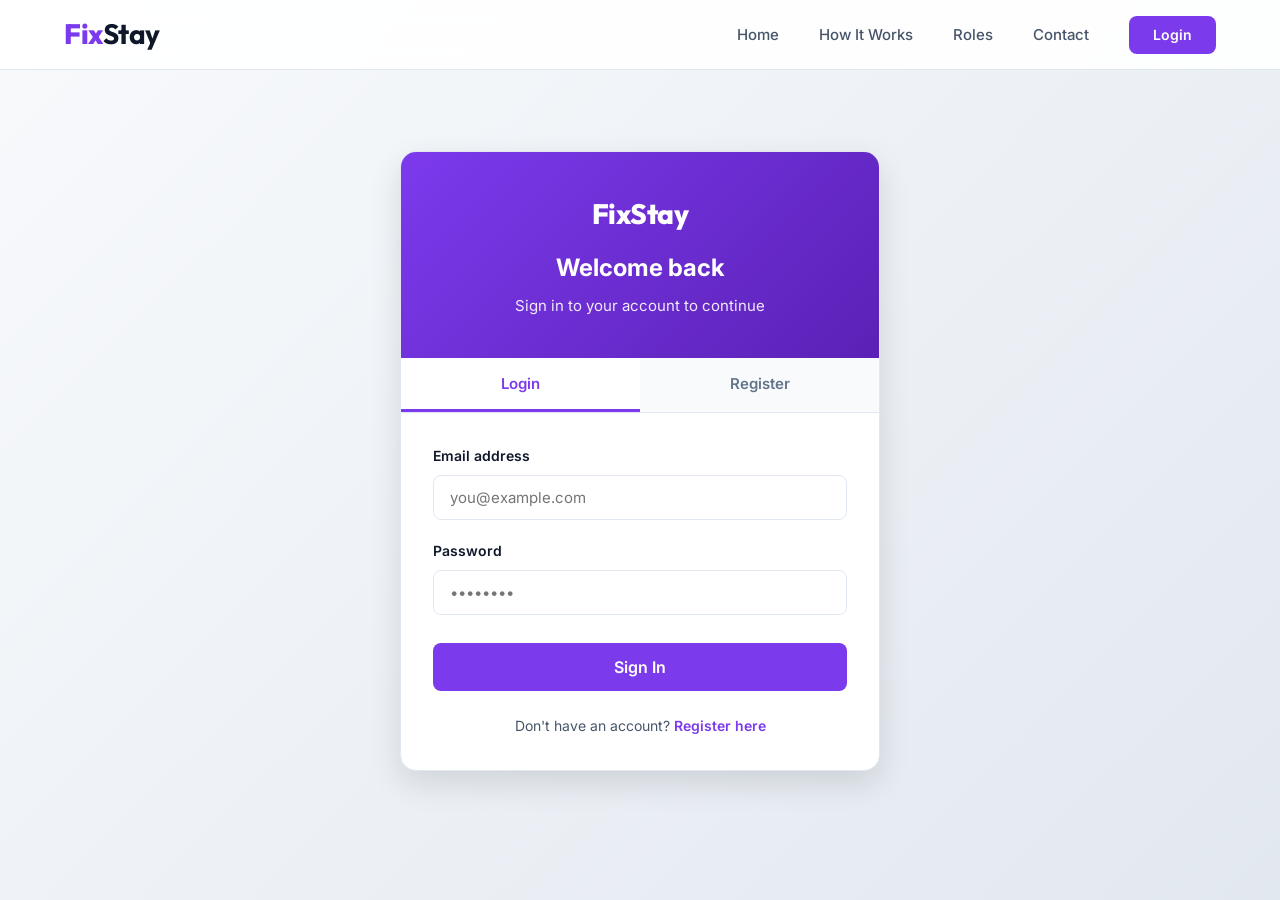
<file: dashboard-host.html>
<!DOCTYPE html>
<html lang="en">

<head>
    <meta charset="UTF-8">
    <meta name="viewport" content="width=device-width, initial-scale=1.0">
    <title>FixStay – Host Dashboard</title>
    <link rel="stylesheet" href="style/style.css">
    <style>
        .modal-overlay {
            position: fixed;
            inset: 0;
            background: rgba(0, 0, 0, 0.45);
            display: none;
            align-items: center;
            justify-content: center;
            z-index: 2000;
            padding: 16px;
        }

        .modal-overlay.show {
            display: flex;
        }

        .modal-card {
            width: 100%;
            max-width: 460px;
            background: #fff;
            border-radius: 12px;
            padding: 20px;
        }

        .modal-form {
            display: grid;
            gap: 12px;
        }

        .modal-form input,
        .modal-form select {
            width: 100%;
            border: 1px solid #d8e1e7;
            border-radius: 8px;
            padding: 10px;
        }

        .property-image {
            width: 50px;
            height: 50px;
            object-fit: cover;
            border-radius: 8px;
        }

        .btn-modal {
            border: none;
            border-radius: 8px;
            padding: 10px 14px;
            cursor: pointer;
            font-weight: 600;
        }

        .btn-modal.primary {
            background: #7b2cbf;
            color: #fff;
        }

        .btn-modal.secondary {
            background: #eef3f6;
            color: #2f3a42;
        }

        .price-row {
            display: flex;
            align-items: center;
            gap: 12px;
        }

        .price-range {
            flex: 1;
            accent-color: #7b2cbf;
        }

        .price-value {
            min-width: 64px;
            text-align: right;
            font-weight: 700;
            color: #5a189a;
        }

        .property-notice {
            margin: 12px 0 0;
            padding: 12px 14px;
            border-radius: 10px;
            font-weight: 600;
        }

        .property-notice.success {
            background: rgba(22, 163, 74, 0.12);
            color: #166534;
            border: 1px solid rgba(22, 163, 74, 0.2);
        }

        .property-notice.error {
            background: rgba(220, 38, 38, 0.1);
            color: #991b1b;
            border: 1px solid rgba(220, 38, 38, 0.2);
        }

        .host-announcement {
            margin: 0 0 16px;
        }

        .report-issue-btn {
            color: #d97706;
            border-color: #d97706;
            background: transparent;
            transition: all 0.2s ease;
        }

        .report-issue-btn:hover {
            background: rgba(249, 115, 22, 0.12);
            color: #c2410c;
            border-color: #ea580c;
            transform: translateY(-1px);
            box-shadow: 0 6px 16px rgba(249, 115, 22, 0.16);
        }

        .property-status-badge {
            display: inline-flex;
            align-items: center;
            margin-left: 8px;
            padding: 4px 10px;
            border-radius: 999px;
            font-size: 12px;
            font-weight: 700;
            vertical-align: middle;
        }

        .property-status-badge.pending {
            background: rgba(245, 158, 11, 0.14);
            color: #b45309;
        }

        .property-status-badge.approved {
            background: rgba(22, 163, 74, 0.14);
            color: #166534;
        }

        .property-status-badge.rejected {
            background: rgba(220, 38, 38, 0.14);
            color: #991b1b;
        }

        .issue-row-badge {
            display: inline-flex;
            align-items: center;
            justify-content: center;
            padding: 4px 10px;
            border-radius: 999px;
            font-size: 12px;
            font-weight: 700;
            flex-shrink: 0;
            white-space: nowrap;
        }

        .issue-row-badge.in-progress {
            background: rgba(249, 115, 22, 0.16);
            color: #c2410c;
            border: 1px solid rgba(249, 115, 22, 0.24);
        }

        /* Status badges for host issues */
        .status-badge {
            display: inline-block;
            padding: 6px 10px;
            border-radius: 999px;
            font-weight: 700;
            font-size: 0.85rem;
            letter-spacing: 0.01em;
        }

        .status-badge.open {
            background: rgba(16, 185, 129, 0.12);
            color: #047857;
            border: 1px solid rgba(16, 185, 129, 0.18);
        }

        .status-badge.pending {
            background: rgba(239, 68, 68, 0.08);
            color: #991b1b;
            border: 1px solid rgba(239, 68, 68, 0.12);
        }

        .status-badge.in_progress {
            background: rgba(249, 115, 22, 0.10);
            color: #c2410c;
            border: 1px solid rgba(249, 115, 22, 0.14);
        }

        .status-badge.resolved {
            background: #81ca97;
            color: rgb(2, 88, 9);
            border: 1px solid rgb(2, 88, 9);
        }

        .property-section {
            margin-bottom: 1rem;
        }

        .property-section-header {
            display: flex;
            align-items: center;
            justify-content: space-between;
            gap: 12px;
            margin-bottom: 0.75rem;
        }

        .property-summary-grid {
            display: grid;
            grid-template-columns: repeat(auto-fit, minmax(180px, 1fr));
            gap: 16px;
            margin: 0 0 1.5rem;
        }

        .property-summary-card {
            background: #fff;
            border: 1px solid #dbe4ee;
            border-radius: 14px;
            padding: 16px 18px;
            box-shadow: 0 1px 0 rgba(15, 23, 42, 0.02);
        }

        .property-summary-label {
            font-size: 0.82rem;
            color: #64748b;
            margin-bottom: 6px;
            font-weight: 600;
            text-transform: uppercase;
            letter-spacing: 0.04em;
        }

        .property-summary-value {
            font-size: 1.8rem;
            line-height: 1.1;
            font-weight: 800;
            color: #1f2937;
        }

        .property-summary-value.pending {
            color: #b45309;
        }

        .property-summary-value.active {
            color: #166534;
        }

        .property-card-grid {
            display: grid;
            grid-template-columns: repeat(4, 1fr);
            gap: 16px;
        }

        .property-card {
            overflow: hidden;
            border-radius: 14px;
            border: 1px solid #dbe4ee;
            background: #fff;
            box-shadow: 0 1px 0 rgba(15, 23, 42, 0.02);
        }

        .property-card-image {
            width: 100%;
            height: 170px;
            object-fit: cover;
            display: block;
            background: #eef3f6;
        }

        .property-card-body {
            padding: 14px 16px 16px;
        }

        .property-card-title {
            font-size: 1rem;
            font-weight: 800;
            color: #111827;
            margin-bottom: 4px;
        }

        .property-card-meta {
            font-size: 0.88rem;
            color: #64748b;
            margin-bottom: 10px;
        }

        .property-card-footer {
            display: flex;
            align-items: center;
            justify-content: space-between;
            gap: 12px;
            flex-wrap: wrap;
        }

        .property-card-price {
            font-weight: 800;
            color: #5b21b6;
        }

        .property-card.empty-state {
            padding: 16px;
            color: #64748b;
            border-style: dashed;
            background: #fff;
        }
    </style>
</head>

<body>

    <header>
        <h2 class="logo"><a href="index.html">Fix<span>Stay</span></a></h2>
        <nav class="navigation" id="navMenu">
            <a href="index.html">Home</a>
            <button class="btnLogin-popup" onclick="location.href='login.html'">Logout</button>
        </nav>
        <button class="hamburger" id="hamburger"><span></span><span></span><span></span></button>
    </header>

    <div class="dashboard-page">
        <div class="dash-layout">

            <aside class="sidebar">
                <span class="sidebar-label">Host Menu</span>
                <a class="sidebar-item active" href="#">Overview</a>
                <a class="sidebar-item" href="#">My Properties</a>
                <a class="sidebar-item" href="#">Maintenance Tasks</a>
                <a class="sidebar-item" href="login.html">Logout</a>
            </aside>

            <main class="dash-content">
                <div class="dash-greeting">
                    <h2 id="hostGreeting"></h2>
                </div>

                <div id="propertySubmitNotice" class="property-notice host-announcement" style="display: none;"></div>

                <div class="property-summary-grid">
                    <div class="property-summary-card">
                        <div class="property-summary-label">All Properties</div>
                        <div class="property-summary-value" id="allPropertyCount">0</div>
                    </div>
                    <div class="property-summary-card">
                        <div class="property-summary-label">Active Properties</div>
                        <div class="property-summary-value active" id="activePropertyCountTop">0</div>
                    </div>
                    <div class="property-summary-card">
                        <div class="property-summary-label">Pending Properties</div>
                        <div class="property-summary-value pending" id="pendingPropertyCountTop">0</div>
                    </div>
                </div>

                <div class="dash-panel">
                    <div class="dash-panel-header">
                        <h3>Active Maintenance Tasks</h3>
                    </div>
                    <div class="task-list" id="issueList" style="display: flex; flex-direction: column; gap: 10px;">
                    </div>
                    <div class="property-card empty-state" id="issueEmpty" style="display: none;">No requests.</div>
                </div>

                <div class="dash-panel">
                    <div class="dash-panel-header">
                        <h3>My Properties</h3>
                        <button class="btn-sm outline" id="openAddPropertyModal">+ Add Property</button>
                    </div>
                    <div class="property-section">
                        <div class="property-card-grid" id="activePropertyList"></div>
                        <div class="property-card empty-state" id="activePropertyEmpty">No active properties.</div>
                    </div>
                </div>

                <div class="dash-panel">
                    <div class="dash-panel-header">
                        <h3>Pending Properties</h3>
                    </div>
                    <div class="property-section">
                        <div class="property-card-grid" id="pendingPropertyList"></div>
                        <div class="property-card empty-state" id="pendingPropertyEmpty">No pending properties.</div>
                    </div>
                </div>

                <div class="dash-panel">
                    <div class="dash-panel-header">
                        <h3>Rejected Properties</h3>
                    </div>
                    <div class="property-section">
                        <div class="property-card-grid" id="rejectedPropertyList"></div>
                        <div class="property-card empty-state" id="rejectedPropertyEmpty">No rejected properties.</div>
                    </div>
                </div>
            </main>
        </div>
        <!-- Star Rating Modal -->
        <div class="modal-overlay" id="ratingModal" aria-hidden="true">
            <div class="modal-card" style="max-width: 380px; text-align: center;">

                <!-- Icon -->
                <div style="
            width: 52px; height: 52px;
            background: rgba(245,158,11,0.12);
            border-radius: 50%;
            display: flex; align-items: center; justify-content: center;
            margin: 0 auto 14px;">
                    <svg width="26" height="26" viewBox="0 0 24 24" fill="#f59e0b" stroke="#f59e0b" stroke-width="1.5"
                        stroke-linecap="round" stroke-linejoin="round">
                        <path
                            d="M12 2L15.09 8.26L22 9.27L17 14.14L18.18 21.02L12 17.77L5.82 21.02L7 14.14L2 9.27L8.91 8.26L12 2Z" />
                    </svg>
                </div>

                <h3 style="margin: 0 0 6px; font-size: 1.1rem; color: #111827;">Rate the Service Provider</h3>
                <p style="margin: 0 0 20px; color: #6b7280; font-size: 0.9rem;" id="ratingModalSubtitle">
                    How well was the job done?
                </p>

                <!-- Stars -->
                <div id="starRow" style="
            display: flex;
            justify-content: center;
            gap: 10px;
            margin-bottom: 22px;">
                    <!-- filled by JS -->
                </div>

                <div style="display: flex; gap: 10px;">
                    <button onclick="closeRatingModal()" style="
                flex: 1; padding: 10px 0;
                border: 1px solid #e5e7eb;
                border-radius: 10px;
                background: #fff;
                color: #374151;
                font-size: 0.95rem;
                font-weight: 600;
                cursor: pointer;">
                        Cancel
                    </button>
                    <button onclick="submitRating()" id="submitRatingBtn" disabled style="
                flex: 1; padding: 10px 0;
                border: none;
                border-radius: 10px;
                background: #f59e0b;
                color: #fff;
                font-size: 0.95rem;
                font-weight: 600;
                cursor: not-allowed;
                opacity: 0.5;">
                        Submit Rating
                    </button>
                </div>
            </div>
        </div>
    </div>

    <div class="modal-overlay" id="chatModal" aria-hidden="true">
        <div class="modal-card" role="dialog" aria-modal="true"
            style="padding: 0; overflow: hidden; display: flex; flex-direction: column; max-width: 500px;">
            <div
                style="background: linear-gradient(135deg, #7b2cbf 0%, #5a189a 100%); padding: 15px 20px; color: white; display: flex; justify-content: space-between; align-items: center;">
                <div>
                    <h4 id="chatModalTitle" style="margin: 0; color: white;">Chat</h4>
                    <span id="chatPropertySubtitle" style="font-size: 12px; opacity: 0.8;">Conversație</span>
                </div>
                <button onclick="closeChatModal()"
                    style="background: none; border: none; color: white; cursor: pointer; font-size: 24px;">&times;</button>
            </div>
            <div id="host-chat-messages"
                style="height: 350px; overflow-y: auto; background-color: #f8f9fa; padding: 20px; display: flex; flex-direction: column; gap: 10px;">
            </div>
            <div
                style="padding: 15px 20px; background: white; border-top: 1px solid #e2e8f0; display: flex; gap: 10px;">
                <input type="text" id="hostChatInput" placeholder="Type a message..."
                    style="flex-grow: 1; padding: 12px; border-radius: 8px; border: 1px solid #cbd5e1;">
                <button onclick="sendHostChatMessage()" class="btn-modal primary">Send</button>
            </div>
        </div>
    </div>

    <div class="modal-overlay" id="addPropertyModal" aria-hidden="true">
        <div class="modal-card">
            <h4>Add Property</h4>
            <form id="addPropertyForm" class="modal-form">
                <input type="text" id="propertyName" placeholder="Name" required>
                <select id="propertyAddress" required>
                    <option value="Cluj-Napoca">Cluj-Napoca</option>
                    <option value="București">București</option>
                    <option value="Iași">Iași</option>
                    <option value="Timișoara">Timișoara</option>
                    <option value="Constanța">Constanța</option>
                    <option value="Brașov">Brașov</option>
                </select>
                <div>
                    <div
                        style="display:flex; justify-content:space-between; align-items:center; margin-bottom: 8px; font-size: 0.875rem; color:#475467;">
                        <span>Price per night</span>
                        <span id="propertyPriceValue" style="font-weight:700; color:#5a189a;">10</span>
                    </div>
                    <div class="price-row">
                        <input type="range" id="propertyPrice" class="price-range" min="10" max="500" step="5"
                            value="10" required>
                        <div class="price-value">EURO</div>
                    </div>
                </div>
                <input type="file" id="propertyImage">
                <div id="addPropertyStatus" class="property-notice" style="display: none;"></div>
                <button type="submit" class="btn-modal primary">Save</button>
                <button type="button" class="btn-modal secondary" id="cancelAddProperty">Cancel</button>
            </form>
        </div>
    </div>

    <div class="modal-overlay" id="reportIssueModal" aria-hidden="true">
        <div class="modal-card">
            <h4>Report Maintenance Issue</h4>
            <form id="reportIssueForm" class="modal-form">
                <input type="hidden" id="reportPropertyId">
                <input type="text" id="reportIssueTitle" placeholder="Issue Title" required>
                <textarea id="reportIssueDescription" placeholder="Description of the problem..." required rows="4"
                    style="width:100%; border:1px solid #d8e1e7; border-radius:8px; padding:10px; font-family: inherit;"></textarea>
                <button type="submit" class="btn-modal primary">Submit Report</button>
                <button type="button" class="btn-modal secondary"
                    onclick="document.getElementById('reportIssueModal').classList.remove('show')">Cancel</button>
            </form>
        </div>
    </div>

    <script>
        function getStoredSessionValue(key) {
            return sessionStorage.getItem(key) || localStorage.getItem(key);
        }

        const firstName = getStoredSessionValue('firstName') || 'Host';
        const hostEmail = getStoredSessionValue('loggedInEmail') || getStoredSessionValue('emailAddress') || getStoredSessionValue('email');
        if (!hostEmail) { location.href = 'login.html'; }
        document.getElementById('hostGreeting').textContent = `Welcome, ${firstName}!`;

        function getPropertyImage(property) {
            return property.imageUrl || 'Images/Gemini_Generated_Image_8umfit8umfit8umf.png';
        }

        function getCityBadge(address) {
            if (!address) return '';
            const city = address.trim().toLowerCase();
            let color, bgColor, borderColor;

            if (city.includes('bucurești') || city.includes('bucharest') || city.includes('bucuresti')) {
                color = '#1e3a8a'; bgColor = '#dbeafe'; borderColor = '#bfdbfe';
            } else if (city.includes('cluj')) {
                color = '#14532d'; bgColor = '#dcfce7'; borderColor = '#bbf7d0';
            } else if (city.includes('timișoara') || city.includes('timisoara')) {
                color = '#7c2d12'; bgColor = '#ffedd5'; borderColor = '#fed7aa';
            } else if (city.includes('iași') || city.includes('iasi')) {
                color = '#4c1d95'; bgColor = '#ede9fe'; borderColor = '#ddd6fe';
            } else if (city.includes('brașov') || city.includes('brasov')) {
                color = '#831843'; bgColor = '#fce7f3'; borderColor = '#fbcfe8';
            } else if (city.includes('constanța') || city.includes('constanta')) {
                color = '#854d0e'; bgColor = '#fef9c3'; borderColor = '#fde68a';
            } else {
                color = '#374151'; bgColor = '#f3f4f6'; borderColor = '#e5e7eb';
            }

            return `<span style="display: inline-block; padding: 2px 8px; border-radius: 6px; font-size: 0.75rem; font-weight: 600; color: ${color}; background-color: ${bgColor}; border: 1px solid ${borderColor};">${address}</span>`;
        }

        function createPropertyItem(property) {
            const card = document.createElement('div');
            card.className = 'property-card';

            const statusValue = (property.status || property.approvalStatus || '').toUpperCase();
            const statusClass = statusValue.toLowerCase();
            const statusLabel = statusValue === 'PENDING'
                ? 'Under review'
                : statusValue === 'APPROVED'
                    ? 'Active'
                    : statusValue === 'REJECTED'
                        ? 'Rejected'
                        : (statusValue || 'Unknown');

            let actionButton = '';
            if (statusValue === 'REJECTED') {
                actionButton = `<button onclick="deleteProperty(${property.id})" class="btn-sm outline" style="color:#dc2626; border-color:#dc2626;">Delete</button>`;
            } else if (statusValue === 'APPROVED') {
                actionButton = `
                    <button class="btn-sm outline chat-btn" style="display:none; color:#7b2cbf; border-color:#7b2cbf;" onclick="openChatWithGuest(${property.id}, '${property.name.replace(/'/g, "\\'")}')">Message Guest</button>
                    <button class="btn-sm outline report-issue-btn" onclick="openReportIssueModal(${property.id})">Report Issue</button>
                `;
            }

            card.innerHTML = `
                <img class="property-card-image" src="${getPropertyImage(property)}" alt="${property.name}">
                <div class="property-card-body">
                    <div class="property-card-title" style="color: #374151;"><span style="color: #6b7280; font-weight: normal; font-size: 0.9rem;">Name:</span> ${property.name}</div>
                    <div class="property-card-meta" style="margin-bottom:6px; display: flex; align-items: center; gap: 6px;"><span style="color: #6b7280; font-size: 0.9rem;">Address:</span> ${getCityBadge(property.address)}</div>
                    <div class="property-card-footer">
                        <div style="display:flex; align-items:center; gap:8px; flex-wrap:wrap;">
                            <span class="property-status-badge ${statusClass}">${statusLabel}</span>
                            <span class="property-card-price">${property.pricePerNight ?? 0} EURO / night</span>
                        </div>
                        <div style="display:flex; gap:6px;">
                            ${actionButton}
                        </div>
                    </div>
                </div>
            `;

            if (statusValue === 'APPROVED') {
                const chatBtn = card.querySelector('.chat-btn');
                if (chatBtn) {
                    fetch(`http://localhost:8080/api/rentals/active-guest?propertyId=${property.id}`)
                        .then(res => {
                            if (res.ok) chatBtn.style.display = 'inline-block';
                        })
                        .catch(() => { });
                }
            }

            return card;
        }

        function getIssueProviderEmail(issue) {
            return issue && issue.provider && issue.provider.emailAddress ? issue.provider.emailAddress : '';
        }

        function getIssueStatusBadge(issue) {
            if (issue.status === 'IN_PROGRESS') {
                return '<span class="issue-row-badge in-progress">In progress</span>';
            }

            return '';
        }

        async function deleteProperty(id) {
            if (confirm('Are you sure you want to delete this rejected property?')) {
                const hostEmail = getStoredSessionValue('loggedInEmail') || getStoredSessionValue('emailAddress') || getStoredSessionValue('email');
                if (!hostEmail) {
                    alert('Session expired. Please log in again.');
                    return;
                }

                try {
                    const response = await fetch(`http://localhost:8080/api/properties/delete-property/${id}?email=${encodeURIComponent(hostEmail)}`, {
                        method: 'DELETE'
                    });

                    const message = await response.text();

                    console.log(message);
                    if (response.ok) {
                        alert(message);
                        renderProperties();
                    } else {
                        alert(message);
                    }
                } catch (e) {
                    alert('Error deleting property.');
                }
            }
        }

        async function renderProperties() {
            const response = await fetch(`http://localhost:8080/api/properties/get-properties?email=${encodeURIComponent(hostEmail)}`);
            const properties = await response.json();

            const pendingList = document.getElementById('pendingPropertyList');
            const activeList = document.getElementById('activePropertyList');
            const rejectedList = document.getElementById('rejectedPropertyList');

            const pendingEmpty = document.getElementById('pendingPropertyEmpty');
            const activeEmpty = document.getElementById('activePropertyEmpty');
            const rejectedEmpty = document.getElementById('rejectedPropertyEmpty');

            const allCount = document.getElementById('allPropertyCount');
            const activeCountTop = document.getElementById('activePropertyCountTop');
            const pendingCountTop = document.getElementById('pendingPropertyCountTop');

            pendingList.innerHTML = '';
            activeList.innerHTML = '';
            rejectedList.innerHTML = '';

            const pendingProperties = properties.filter(property => (property.status || property.approvalStatus) === 'PENDING');
            const activeProperties = properties.filter(property => (property.status || property.approvalStatus) === 'APPROVED');
            const rejectedProperties = properties.filter(property => (property.status || property.approvalStatus) === 'REJECTED');

            allCount.textContent = properties.length;
            activeCountTop.textContent = activeProperties.length;
            pendingCountTop.textContent = pendingProperties.length;

            pendingEmpty.style.display = pendingProperties.length === 0 ? 'block' : 'none';
            activeEmpty.style.display = activeProperties.length === 0 ? 'block' : 'none';
            rejectedEmpty.style.display = rejectedProperties.length === 0 ? 'block' : 'none';

            activeProperties.forEach(property => activeList.appendChild(createPropertyItem(property)));
            pendingProperties.forEach(property => pendingList.appendChild(createPropertyItem(property)));
            rejectedProperties.forEach(property => rejectedList.appendChild(createPropertyItem(property)));
        }

        // --- AUTOMATIZARE COMPLETĂ CHAT (FĂRĂ PROMPT) ---
        const chatModal = document.getElementById('chatModal');
        let currentChatGuestEmail = null; let chatRefreshInterval = null;

        function closeChatModal() { chatModal.classList.remove('show'); if (chatRefreshInterval) clearInterval(chatRefreshInterval); currentChatGuestEmail = null; }

        async function openChatWithGuest(propertyId, propertyName) {
            try {
                // Întrebăm direct noul endpoint din Java cine e chiriașul activ. Gata cu prompt()!
                const response = await fetch(`http://localhost:8080/api/rentals/active-guest?propertyId=${propertyId}`);
                if (!response.ok) { alert("This property does not have an active guest right now."); return; }

                currentChatGuestEmail = await response.text(); // Primim direct email-ul chiriașului

                document.getElementById('chatModalTitle').textContent = `Chat with Guest`;
                document.getElementById('chatPropertySubtitle').textContent = propertyName;
                chatModal.classList.add('show');

                loadHostChat();
                if (chatRefreshInterval) clearInterval(chatRefreshInterval);
                chatRefreshInterval = setInterval(loadHostChat, 3000);
            } catch (e) { alert("Error opening chat."); }
        }

        async function loadHostChat() {
            if (!hostEmail || !currentChatGuestEmail) return;
            const response = await fetch(`http://localhost:8080/api/messages/conversation?user1=${hostEmail}&user2=${currentChatGuestEmail}`);
            const messages = await response.json();
            const chatBox = document.getElementById('host-chat-messages'); chatBox.innerHTML = "";
            messages.forEach(msg => {
                const isMe = msg.sender.emailAddress === hostEmail;
                chatBox.innerHTML += `<div style="align-self: ${isMe ? 'flex-end' : 'flex-start'}; background:${isMe ? '#7b2cbf' : '#e2e8f0'}; color:${isMe ? 'white' : '#333'}; padding:10px; border-radius:10px;">${msg.content}</div>`;
            });
            chatBox.scrollTop = chatBox.scrollHeight;
        }

        async function sendHostChatMessage() {
            const input = document.getElementById('hostChatInput'); if (!input.value.trim() || !currentChatGuestEmail) return;
            await fetch("http://localhost:8080/api/messages/send", { method: "POST", headers: { "Content-Type": "application/json" }, body: JSON.stringify({ senderEmail: hostEmail, receiverEmail: currentChatGuestEmail, content: input.value }) });
            input.value = ""; loadHostChat();
        }

        document.getElementById('hostChatInput').addEventListener('keypress', (e) => { if (e.key === 'Enter') sendHostChatMessage(); });

        document.getElementById('openAddPropertyModal').addEventListener('click', () => document.getElementById('addPropertyModal').classList.add('show'));
        document.getElementById('cancelAddProperty').addEventListener('click', () => document.getElementById('addPropertyModal').classList.remove('show'));

        const addPropertyForm = document.getElementById('addPropertyForm');
        const addPropertyStatus = document.getElementById('addPropertyStatus');
        const propertySubmitNotice = document.getElementById('propertySubmitNotice');
        const propertyPriceInput = document.getElementById('propertyPrice');
        const propertyPriceValue = document.getElementById('propertyPriceValue');

        function showPropertyNotice(element, message, type) {
            element.textContent = message;
            element.className = `property-notice ${type}`;
            element.style.display = 'block';
        }

        propertyPriceInput.addEventListener('input', () => {
            propertyPriceValue.textContent = propertyPriceInput.value;
        });

        addPropertyForm.addEventListener('submit', async (e) => {
            e.preventDefault();

            const formData = new FormData();
            formData.append('name', document.getElementById('propertyName').value.trim());
            formData.append('address', document.getElementById('propertyAddress').value);
            formData.append('pricePerNight', propertyPriceInput.value);
            formData.append('hostEmailAddress', hostEmail);

            const imageInput = document.getElementById('propertyImage');
            if (imageInput.files && imageInput.files[0]) {
                formData.append('image', imageInput.files[0]);
            }

            addPropertyStatus.style.display = 'none';

            try {
                const response = await fetch('http://localhost:8080/api/properties/create-property', {
                    method: 'POST',
                    body: formData
                });

                const resultText = await response.text();

                if (!response.ok) {
                    showPropertyNotice(addPropertyStatus, resultText || 'Could not submit your property.', 'error');
                    return;
                }

                showPropertyNotice(propertySubmitNotice, 'Your property is under review. We will announce you by the result.', 'success');
                addPropertyForm.reset();
                document.getElementById('propertyAddress').value = 'Cluj-Napoca';
                propertyPriceValue.textContent = propertyPriceInput.value;
                document.getElementById('addPropertyModal').classList.remove('show');
                renderProperties();
            } catch (error) {
                showPropertyNotice(addPropertyStatus, 'Could not submit your property. Please try again.', 'error');
            }
        });

        function openReportIssueModal(propertyId) {
            document.getElementById('reportPropertyId').value = propertyId;
            document.getElementById('reportIssueTitle').value = '';
            document.getElementById('reportIssueDescription').value = '';
            document.getElementById('reportIssueModal').classList.add('show');
        }

        document.getElementById('reportIssueForm').addEventListener('submit', async (e) => {
            e.preventDefault();
            const propId = document.getElementById('reportPropertyId').value;
            const title = document.getElementById('reportIssueTitle').value;
            const desc = document.getElementById('reportIssueDescription').value;

            try {
                const response = await fetch('http://localhost:8080/api/issues/report', {
                    method: 'POST',
                    headers: { 'Content-Type': 'application/json' },
                    body: JSON.stringify({ title: title, description: desc, propertyId: propId, guestEmail: hostEmail })
                });
                if (response.ok) {
                    alert("Issue reported successfully!");
                    document.getElementById('reportIssueModal').classList.remove('show');
                    loadHostIssues();
                } else { alert("Failed to report issue."); }
            } catch (e) { alert("Error reporting issue."); }
        });

        async function loadHostIssues() {
            try {
                const res = await fetch(`http://localhost:8080/api/issues/host-issues?email=${encodeURIComponent(hostEmail)}`);
                const issues = await res.json();
                const list = document.getElementById('issueList');
                const empty = document.getElementById('issueEmpty');
                list.innerHTML = '';

                if (issues.length === 0) {
                    empty.style.display = 'block';
                } else {
                    empty.style.display = 'none';
                    // Sort issues so that PENDING items appear first, then OPEN, IN_PROGRESS, RESOLVED
                    const rank = (s) => {
                        if (!s) return 99;
                        switch (s.toString().toUpperCase()) {
                            case 'PENDING': return 0;
                            case 'OPEN': return 1;
                            case 'IN_PROGRESS': return 2;
                            case 'RESOLVED': return 3;
                            default: return 99;
                        }
                    };

                    issues.sort((a, b) => rank(a.status) - rank(b.status));

                    issues.forEach(issue => {
                        const div = document.createElement('div');
                        div.style.padding = "14px"; div.style.border = "1px solid #dbe4ee"; div.style.borderRadius = "10px"; div.style.background = "#fff"; div.style.display = "flex"; div.style.justifyContent = "space-between"; div.style.alignItems = "center";

                        let publishBtn = "";
                        if (issue.status !== 'OPEN' && issue.status !== 'IN_PROGRESS' && issue.status !== 'RESOLVED') {
                            publishBtn = `<button class="btn-sm outline" style="color:#166534; border-color:#166534;" onclick="publishIssue(${issue.id})">Publish</button>`;
                        }

                        // ⭐ Rate button — only on resolved, only if not yet rated
                        let rateBtn = "";
                        if (issue.status === 'RESOLVED' && issue.rating == null) {
                            rateBtn = `
                                        <button onclick="openRatingModal(${issue.id}, '${issue.title.replace(/'/g, "\\'")}')"
                                            style="
                                                background: none;
                                                border: none;
                                                cursor: pointer;
                                                padding: 4px;
                                                display: inline-flex;
                                                align-items: center;
                                                gap: 5px;
                                                color: #f59e0b;
                                                font-weight: 600;
                                                font-size: 0.88rem;"
                                            title="Rate this job">
                                            <svg width="20" height="20" viewBox="0 0 24 24" fill="none"
                                                stroke="#f59e0b" stroke-width="2" stroke-linecap="round" stroke-linejoin="round">
                                                <path d="M12 2L15.09 8.26L22 9.27L17 14.14L18.18 21.02L12 17.77L5.82 21.02L7 14.14L2 9.27L8.91 8.26L12 2Z"/>
                                            </svg>
                                            Rate
                                        </button>`;
                        } else if (issue.status === 'RESOLVED' && issue.rating != null) {
                            // Already rated — show the score
                            rateBtn = `<span style="color: #f59e0b; font-weight: 700; font-size: 0.9rem;">★ ${issue.rating}/5</span>`;
                        }

                        const providerEmail = getIssueProviderEmail(issue);
                        const guestEmailReported = (issue.guest && issue.guest.emailAddress) ? issue.guest.emailAddress : '';

                        // Map status to badge class and friendly label
                        const rawStatus = (issue.status || '').toString();
                        const statusKey = rawStatus.toUpperCase();
                        let badgeClass = 'open';
                        let label = rawStatus;
                        if (statusKey === 'PENDING') { badgeClass = 'pending'; label = 'Pending'; }
                        else if (statusKey === 'OPEN') { badgeClass = 'open'; label = 'Open'; }
                        else if (statusKey === 'IN_PROGRESS') { badgeClass = 'in_progress'; label = 'In Progress'; }
                        else if (statusKey === 'RESOLVED') { badgeClass = 'resolved'; label = 'Resolved'; }

                        const statusBadge = `<span class="status-badge ${badgeClass}">${label}</span>`;

                        const reportedByLine = guestEmailReported ? `Reported by: <span style="font-weight:600; color:#6b7280;">${guestEmailReported}</span>` : '';
                        const providerLine = providerEmail ? `Service provider: <span style="font-weight:600; color:#5b21b6;">${providerEmail}</span>` : '';

                        div.innerHTML = `
                            <div>
                                <div style="font-weight: 700; color: #111827;">${issue.title}</div>
                                <div style="font-size:0.9rem; color:#475467; margin-top:6px;">${reportedByLine}</div>
                            </div>
                            <div style="display:flex; align-items:center; gap:10px; justify-content:flex-end; flex-wrap:wrap;">
                                <div style="font-size: 0.85rem; color: #64748b;">${providerLine}</div>
                                ${statusBadge}
                                <div>${publishBtn}</div>
                                <div>${rateBtn}</div>
                            </div>
                        `;
                        list.appendChild(div);
                    });
                }
            } catch (e) { console.error("Could not load issues", e); }
        }

        async function publishIssue(id) {
            try {
                const res = await fetch(`http://localhost:8080/api/issues/publish/${id}?email=${encodeURIComponent(hostEmail)}`, { method: 'POST' });
                if (res.ok) {
                    alert(await res.text());
                    loadHostIssues();
                } else {
                    alert("Failed to publish issue. Ensure backend permissions are correct.");
                }
            } catch (e) { alert("Error publishing issue"); }
        }
        let pendingRatingIssueId = null;
        let selectedRating = 0;

        function openRatingModal(issueId, issueTitle) {
            pendingRatingIssueId = issueId;
            selectedRating = 0;
            document.getElementById('ratingModalSubtitle').textContent = `"${issueTitle}"`;
            buildStars();
            document.getElementById('ratingModal').classList.add('show');
        }

        function closeRatingModal() {
            pendingRatingIssueId = null;
            selectedRating = 0;
            document.getElementById('ratingModal').classList.remove('show');
        }

        function buildStars() {
            const row = document.getElementById('starRow');
            row.innerHTML = '';

            for (let i = 1; i <= 5; i++) {
                const btn = document.createElement('button');
                btn.type = 'button';
                btn.dataset.value = i;
                btn.style.cssText = `
            background: none; border: none; cursor: pointer;
            padding: 4px; font-size: 36px; line-height: 1;
            color: #d1d5db; transition: color 0.1s ease;`;
                btn.textContent = '★';
                btn.setAttribute('aria-label', `${i} star${i > 1 ? 's' : ''}`);

                btn.addEventListener('mouseenter', () => highlightStars(i));
                btn.addEventListener('mouseleave', () => highlightStars(selectedRating));
                btn.addEventListener('click', () => {
                    selectedRating = i;
                    highlightStars(i);
                    updateSubmitBtn();
                });

                row.appendChild(btn);
            }

            highlightStars(0);
            updateSubmitBtn();
        }

        function highlightStars(count) {
            const stars = document.querySelectorAll('#starRow button');
            stars.forEach((btn, idx) => {
                btn.style.color = idx < count ? '#f59e0b' : '#d1d5db';
            });
        }

        function updateSubmitBtn() {
            const btn = document.getElementById('submitRatingBtn');
            const active = selectedRating > 0;
            btn.disabled = !active;
            btn.style.opacity = active ? '1' : '0.5';
            btn.style.cursor = active ? 'pointer' : 'not-allowed';
        }

        async function submitRating() {
            if (!pendingRatingIssueId || selectedRating === 0) return;

            try {
                const res = await fetch(
                    `http://localhost:8080/api/issues/${pendingRatingIssueId}/rate?hostEmail=${encodeURIComponent(hostEmail)}&rating=${selectedRating}`,
                    { method: 'POST' }
                );
                const message = await res.text();
                closeRatingModal();
                alert(message);
                if (res.ok) loadHostIssues();
            } catch (err) {
                console.error('Could not submit rating:', err);
                alert('Something went wrong. Please try again.');
            }
        }

        document.getElementById('ratingModal').addEventListener('click', function (e) {
            if (e.target === this) closeRatingModal();
        });

        renderProperties();
        loadHostIssues();
    </script>
</body>

</html>
</file>
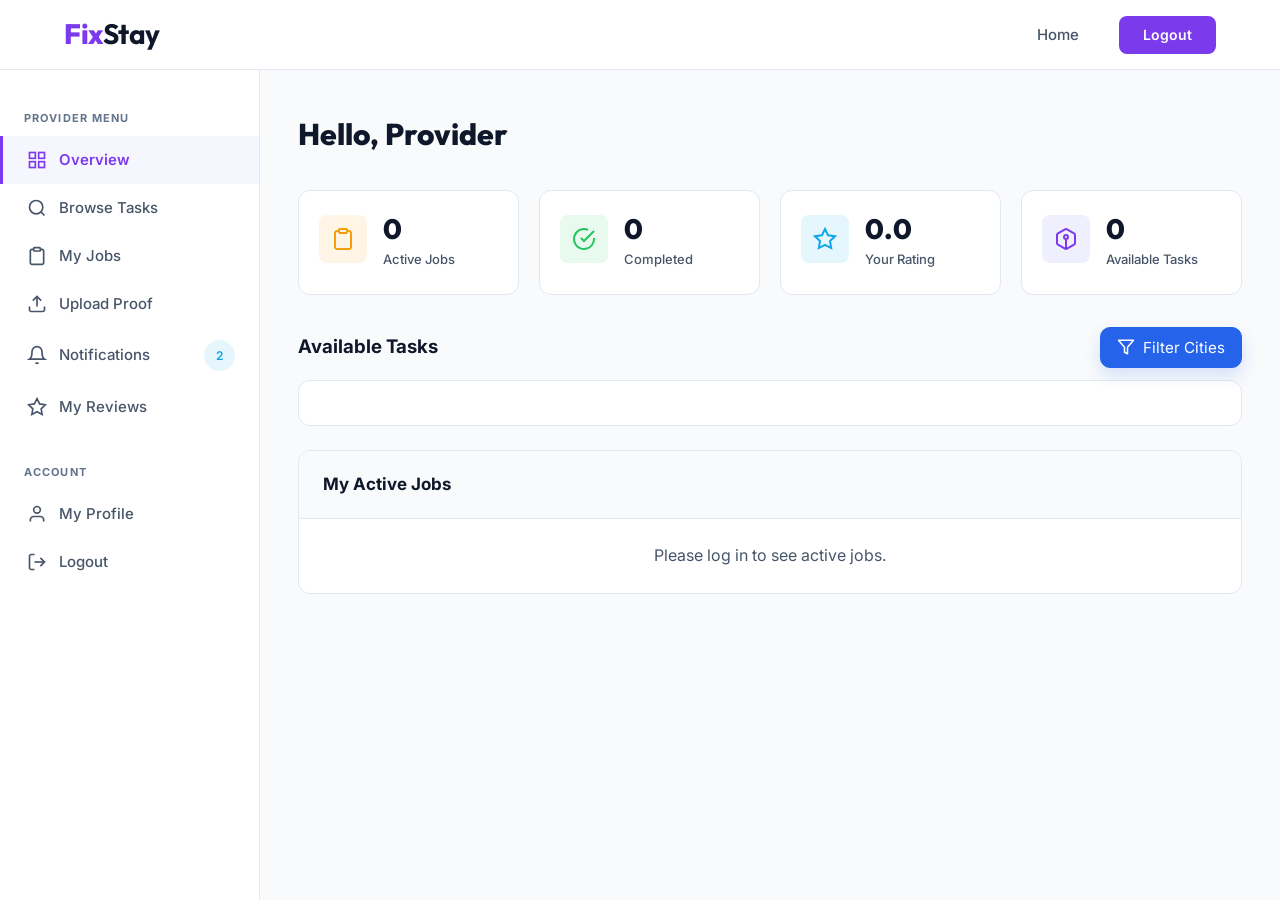
<file: dashboard-provider.html>
<!DOCTYPE html>
<html lang="en">

<head>
    <meta charset="UTF-8">
    <meta name="viewport" content="width=device-width, initial-scale=1.0">
    <title>FixStay – Provider Dashboard</title>
    <link rel="stylesheet" href="style/style.css">
    <style>
        .available-section-count {
            color: var(--text-light);
            font-size: 0.9rem;
            font-weight: 600;
        }

        .available-grid {
            display: grid;
            grid-template-columns: repeat(2, minmax(0, 1fr));
            gap: 1rem;
            padding: 1.25rem 1.5rem 1.5rem;
        }

        .available-card {
            display: flex;
            flex-direction: column;
            align-items: center;
            gap: 0.85rem;
            padding: 1.25rem 1rem 1rem;
            background: var(--white);
            border: 1px solid var(--border);
            border-radius: var(--radius);
            box-shadow: 0 10px 25px rgba(15, 23, 42, 0.04);
            transition: transform 0.18s ease, box-shadow 0.18s ease;
            text-align: center;
        }

        .available-card:hover {
            transform: translateY(-2px);
            box-shadow: 0 14px 30px rgba(15, 23, 42, 0.08);
        }

        .available-card-media {
            width: 92px;
            height: 92px;
            border-radius: 14px;
            overflow: hidden;
            background: linear-gradient(135deg, rgba(99, 102, 241, 0.12), rgba(14, 165, 233, 0.12));
            border: 1px solid rgba(99, 102, 241, 0.12);
            display: flex;
            align-items: center;
            justify-content: center;
            flex-shrink: 0;
        }

        .available-card-body {
            min-width: 0;
            display: flex;
            flex-direction: column;
            align-items: center;
            gap: 0.55rem;
        }

        .available-card-media img {
            width: 100%;
            height: 100%;
            object-fit: cover;
            display: block;
        }

        .available-card-media svg {
            width: 34px;
            height: 34px;
            stroke: var(--primary);
            fill: none;
            stroke-width: 2;
        }

        .available-card-title {
            margin: 0;
            font-size: 1rem;
            font-weight: 700;
            color: var(--text);
            line-height: 1.25;
        }

        .available-card-description {
            margin: 0;
            font-size: 0.9rem;
            color: var(--text-light);
            line-height: 1.5;
        }

        .available-card-badges {
            display: flex;
            flex-wrap: wrap;
            gap: 0.5rem;
            justify-content: center;
        }

        .btn-sm.accept {
            background: #16a34a;
            color: #fff;
            border-color: #16a34a;
        }

        .btn-sm.accept:hover {
            background: #15803d;
            color: #fff;
        }

        .address-badge {
            display: inline-flex;
            align-items: center;
            padding: 0.34rem 0.7rem;
            border-radius: 999px;
            font-size: 0.74rem;
            font-weight: 700;
            letter-spacing: 0.01em;
        }

        .task-empty-state {
            padding: 1.5rem;
            color: var(--text-light);
            text-align: center;
        }

        .active-jobs-list {
            padding: 0;
        }

        .apply-task-btn {
            margin-top: 0.35rem;
            align-self: center;
        }

        .filter-shell {
            position: relative;
            display: inline-block;
            z-index: 1000;
        }

        .filter-popup {
            display: none;
            position: absolute;
            right: 0;
            top: calc(100% + 12px);
            background: #fff;
            border: 1px solid #dbe4ee;
            border-radius: 12px;
            padding: 16px;
            width: 220px;
            box-shadow: 0 4px 24px rgba(0, 0, 0, 0.12);
            z-index: 1001;
            max-height: 70vh;
            overflow-y: auto;
        }

        .filter-popup h4 {
            margin: 0 0 14px 0;
            font-size: 0.95rem;
            color: #1f2937;
        }

        .filter-cities {
            display: flex;
            flex-direction: column;
            gap: 10px;
            margin-bottom: 18px;
        }

        .filter-cities label {
            display: flex;
            align-items: center;
            gap: 8px;
            cursor: pointer;
            color: #475467;
            font-size: 0.95rem;
        }

        .filter-cities input[type="checkbox"] {
            accent-color: #7c3aed;
            width: 16px;
            height: 16px;
        }

        .filter-toggle {
            display: flex;
            align-items: center;
            gap: 8px;
            padding: 10px 16px;
            border: 1px solid #2563eb;
            border-radius: 10px;
            font-size: 0.95rem;
            background: #2563eb;
            color: #fff;
            box-shadow: 0 8px 16px rgba(37, 99, 235, 0.16);
            transition: transform 0.18s ease, box-shadow 0.18s ease, background 0.18s ease;
        }

        .filter-toggle:hover {
            background: #1d4ed8;
            border-color: #1d4ed8;
            color: #fff;
            transform: translateY(-1px);
            box-shadow: 0 10px 20px rgba(37, 99, 235, 0.22);
        }

        .available-section-header {
            display: flex;
            align-items: center;
            justify-content: space-between;
            gap: 16px;
            margin-bottom: 12px;
        }

        .available-section-header h3 {
            margin: 0;
        }

        @media (max-width: 980px) {
            .available-grid {
                grid-template-columns: 1fr;
            }
        }

        @media (max-width: 560px) {
            .available-grid {
                padding: 1rem;
            }

            .available-card {
                width: 100%;
            }

            .available-card-media {
                width: 100%;
                height: 180px;
            }
        }
    </style>
</head>

<body>

    <header>
        <h2 class="logo"><a href="index.html">Fix<span>Stay</span></a></h2>
        <nav class="navigation" id="navMenu">
            <a href="index.html">Home</a>
            <button class="btnLogin-popup" onclick="location.href='login.html'">Logout</button>
        </nav>
        <button class="hamburger" id="hamburger"><span></span><span></span><span></span></button>
    </header>

    <div class="dashboard-page">
        <div class="dash-layout">

            <aside class="sidebar">
                <span class="sidebar-label">Provider Menu</span>
                <a class="sidebar-item active" href="#">
                    <svg viewBox="0 0 24 24" xmlns="http://www.w3.org/2000/svg">
                        <rect x="3" y="3" width="7" height="7" />
                        <rect x="14" y="3" width="7" height="7" />
                        <rect x="14" y="14" width="7" height="7" />
                        <rect x="3" y="14" width="7" height="7" />
                    </svg>
                    Overview
                </a>
                <a class="sidebar-item" href="#">
                    <svg viewBox="0 0 24 24" xmlns="http://www.w3.org/2000/svg">
                        <circle cx="11" cy="11" r="8" />
                        <path d="M21 21L16.65 16.65" />
                    </svg>
                    Browse Tasks
                </a>
                <a class="sidebar-item" href="#">
                    <svg viewBox="0 0 24 24" xmlns="http://www.w3.org/2000/svg">
                        <path
                            d="M16 4H18C18.5304 4 19.0391 4.21071 19.4142 4.58579C19.7893 4.96086 20 5.46957 20 6V20C20 20.5304 19.7893 21.0391 19.4142 21.4142C19.0391 21.7893 18.5304 22 18 22H6C5.46957 22 4.96086 21.7893 4.58579 21.4142C4.21071 21.0391 4 20.5304 4 20V6C4 5.46957 4.21071 4.96086 4.58579 4.58579C4.96086 4.21071 5.46957 4 6 4H8" />
                        <rect x="8" y="2" width="8" height="4" rx="1" />
                    </svg>
                    My Jobs
                </a>
                <a class="sidebar-item" href="#">
                    <svg viewBox="0 0 24 24" xmlns="http://www.w3.org/2000/svg">
                        <path
                            d="M21 15V19C21 19.5304 20.7893 20.0391 20.4142 20.4142C20.0391 20.7893 19.5304 21 19 21H5C4.46957 21 3.96086 20.7893 3.58579 20.4142C3.21071 20.0391 3 19.5304 3 19V15" />
                        <path d="M17 8L12 3L7 8" />
                        <path d="M12 3V15" />
                    </svg>
                    Upload Proof
                </a>
                <a class="sidebar-item" href="#">
                    <svg viewBox="0 0 24 24" xmlns="http://www.w3.org/2000/svg">
                        <path
                            d="M18 8C18 6.4087 17.3679 4.88258 16.2426 3.75736C15.1174 2.63214 13.5913 2 12 2C10.4087 2 8.88258 2.63214 7.75736 3.75736C6.63214 4.88258 6 6.4087 6 8C6 15 3 17 3 17H21C21 17 18 15 18 8Z" />
                        <path
                            d="M13.73 21C13.5542 21.3031 13.3019 21.5547 12.9982 21.7295C12.6946 21.9044 12.3504 21.9965 12 21.9965C11.6496 21.9965 11.3054 21.9044 11.0018 21.7295C10.6982 21.5547 10.4458 21.3031 10.27 21" />
                    </svg>
                    Notifications
                    <span class="badge new" style="margin-left:auto">2</span>
                </a>
                <a class="sidebar-item" href="#">
                    <svg viewBox="0 0 24 24" xmlns="http://www.w3.org/2000/svg">
                        <path
                            d="M12 2L15.09 8.26L22 9.27L17 14.14L18.18 21.02L12 17.77L5.82 21.02L7 14.14L2 9.27L8.91 8.26L12 2Z" />
                    </svg>
                    My Reviews
                </a>
                <br>
                <span class="sidebar-label">Account</span>
                <a class="sidebar-item" href="#">
                    <svg viewBox="0 0 24 24" xmlns="http://www.w3.org/2000/svg">
                        <path
                            d="M20 21V19C20 17.9391 19.5786 16.9217 18.8284 16.1716C18.0783 15.4214 17.0609 15 16 15H8C6.93913 15 5.92172 15.4214 5.17157 16.1716C4.42143 16.9217 4 17.9391 4 19V21" />
                        <circle cx="12" cy="7" r="4" />
                    </svg>
                    My Profile
                </a>
                <a class="sidebar-item" href="login.html">
                    <svg viewBox="0 0 24 24" xmlns="http://www.w3.org/2000/svg">
                        <path
                            d="M9 21H5C4.46957 21 3.96086 20.7893 3.58579 20.4142C3.21071 20.0391 3 19.5304 3 19V5C3 4.46957 3.21071 3.96086 3.58579 3.58579C3.96086 3.21071 4.46957 3 5 3H9" />
                        <path d="M16 17L21 12L16 7" />
                        <path d="M21 12H9" />
                    </svg>
                    Logout
                </a>
            </aside>

            <main class="dash-content">
                <div class="dash-greeting">
                    <h2>Hello, Mihai</h2>
                </div>

                <div class="dash-stats">
                    <div class="dash-stat">
                        <div class="dash-stat-icon warning">
                            <svg viewBox="0 0 24 24" xmlns="http://www.w3.org/2000/svg">
                                <path
                                    d="M16 4H18C18.5304 4 19.0391 4.21071 19.4142 4.58579C19.7893 4.96086 20 5.46957 20 6V20C20 20.5304 19.7893 21.0391 19.4142 21.4142C19.0391 21.7893 18.5304 22 18 22H6C5.46957 22 4.96086 21.7893 4.58579 21.4142C4.21071 21.0391 4 20.5304 4 20V6C4 5.46957 4.21071 4.96086 4.58579 4.58579C4.96086 4.21071 5.46957 4 6 4H8" />
                                <rect x="8" y="2" width="8" height="4" rx="1" />
                            </svg>
                        </div>
                        <div>
                            <div class="dash-stat-num" id="activeJobCount">0</div>
                            <div class="dash-stat-label">Active Jobs</div>
                        </div>
                    </div>
                    <div class="dash-stat">
                        <div class="dash-stat-icon success">
                            <svg viewBox="0 0 24 24" xmlns="http://www.w3.org/2000/svg">
                                <path
                                    d="M22 11.08V12C21.9988 14.1564 21.3005 16.2547 20.0093 17.9818C18.7182 19.709 16.9033 20.9725 14.8354 21.5839C12.7674 22.1953 10.5573 22.1219 8.53447 21.3746C6.51168 20.6273 4.78465 19.2461 3.61096 17.4371C2.43727 15.628 1.87979 13.4881 2.02168 11.3363C2.16356 9.18455 2.99721 7.13631 4.39828 5.49706C5.79935 3.85781 7.69279 2.71537 9.79619 2.24013C11.8996 1.7649 14.1003 1.98232 16.07 2.85999" />
                                <path d="M22 4L12 14.01L9 11.01" />
                            </svg>
                        </div>
                        <div>
                            <div class="dash-stat-num" id="completedJobCount">0</div>
                            <div class="dash-stat-label">Completed</div>
                        </div>
                    </div>
                    <div class="dash-stat">
                        <div class="dash-stat-icon secondary">
                            <svg viewBox="0 0 24 24" xmlns="http://www.w3.org/2000/svg">
                                <path
                                    d="M12 2L15.09 8.26L22 9.27L17 14.14L18.18 21.02L12 17.77L5.82 21.02L7 14.14L2 9.27L8.91 8.26L12 2Z" />
                            </svg>
                        </div>
                        <div>
                            <div class="dash-stat-num" id="providerRating">0.0</div>
                            <div class="dash-stat-label">Your Rating</div>
                        </div>
                    </div>
                    <div class="dash-stat">
                        <div class="dash-stat-icon primary">
                            <svg viewBox="0 0 24 24" xmlns="http://www.w3.org/2000/svg">
                                <path
                                    d="M21 16V8C20.9996 7.64927 20.9071 7.30481 20.7315 7.00116C20.556 6.69751 20.3037 6.44536 20 6.27L13 2.27C12.696 2.09446 12.3511 2.00205 12 2.00205C11.6489 2.00205 11.304 2.09446 11 2.27L4 6.27C3.69626 6.44536 3.44398 6.69751 3.26846 7.00116C3.09294 7.30481 3.00036 7.64927 3 8V16C3.00036 16.3507 3.09294 16.6952 3.26846 16.9988C3.44398 17.3025 3.69626 17.5546 4 17.73L11 21.73C11.304 21.9055 11.6489 21.9979 12 21.9979C12.3511 21.9979 12.696 21.9055 13 21.73L20 17.73C20.3037 17.5546 20.556 17.3025 20.7315 16.9988C20.9071 16.6952 20.9996 16.3507 21 16Z" />
                                <path
                                    d="M12 12C13.1046 12 14 11.1046 14 10C14 8.89543 13.1046 8 12 8C10.8954 8 10 8.89543 10 10C10 11.1046 10.8954 12 12 12Z" />
                                <path d="M12 12V22" />
                            </svg>
                        </div>
                        <div>
                            <div class="dash-stat-num" id="availableTaskCount">0</div>
                            <div class="dash-stat-label">Available Tasks</div>
                        </div>
                    </div>
                </div>

                <!-- Available tasks -->
                <div class="available-section-header">
                    <h3>Available Tasks</h3>
                    <div class="filter-shell">
                        <button onclick="toggleFilterPopup()" class="btn-modal filter-toggle"
                            style="padding: 10px 16px;">
                            <svg width="18" height="18" viewBox="0 0 24 24" fill="none" stroke="currentColor"
                                stroke-width="2" stroke-linecap="round" stroke-linejoin="round">
                                <polygon points="22 3 2 3 10 12.46 10 19 14 21 14 12.46 22 3"></polygon>
                            </svg>
                            Filter Cities
                        </button>
                        <div id="filterPopup" class="filter-popup">
                            <h4>Select Cities</h4>
                            <div class="filter-cities" id="cityCheckboxes">
                                <label><input type="checkbox" value="Cluj-Napoca"> Cluj-Napoca</label>
                                <label><input type="checkbox" value="București"> București</label>
                                <label><input type="checkbox" value="Iași"> Iași</label>
                                <label><input type="checkbox" value="Timișoara"> Timișoara</label>
                                <label><input type="checkbox" value="Constanța"> Constanța</label>
                                <label><input type="checkbox" value="Brașov"> Brașov</label>
                            </div>
                            <button onclick="applyFilter()" class="btn-modal primary" style="width: 100%;">Apply
                                Filter</button>
                        </div>
                    </div>
                </div>
                <div class="dash-panel">
                    <div class="available-grid" id="availableTaskGrid"></div>
                    <div class="task-empty-state" id="availableTaskEmpty" style="display:none;">
                        No available tasks right now.
                    </div>
                </div>

                <!-- My jobs -->
                <div class="dash-panel">
                    <div class="dash-panel-header">
                        <h3>My Active Jobs</h3>
                    </div>
                    <div class="task-list active-jobs-list" id="activeJobsList"></div>
                    <div class="task-empty-state" id="activeJobsEmpty" style="display:none;">
                        No active jobs yet.
                    </div>
                </div>
            </main>
        </div>
        <!-- Resolve Confirmation Modal -->
        <div id="resolveModal" style="
    display: none;
    position: fixed; inset: 0;
    background: rgba(15,23,42,0.45);
    z-index: 9999;
    align-items: center;
    justify-content: center;">
            <div style="
        background: #fff;
        border-radius: 16px;
        padding: 32px 28px 24px;
        max-width: 420px;
        width: 90%;
        box-shadow: 0 20px 60px rgba(15,23,42,0.18);
        text-align: center;">

                <!-- Icon -->
                <div style="
            width: 56px; height: 56px;
            background: rgba(22,163,74,0.1);
            border-radius: 50%;
            display: flex; align-items: center; justify-content: center;
            margin: 0 auto 16px;">
                    <svg width="28" height="28" viewBox="0 0 24 24" fill="none" stroke="#16a34a" stroke-width="2"
                        stroke-linecap="round" stroke-linejoin="round">
                        <path d="M22 11.08V12a10 10 0 1 1-5.93-9.14" />
                        <path d="M22 4L12 14.01l-3-3" />
                    </svg>
                </div>

                <h3 style="margin: 0 0 8px; font-size: 1.15rem; color: #111827;">
                    Mark task as resolved?
                </h3>
                <p style="margin: 0 0 24px; color: #6b7280; font-size: 0.95rem; line-height: 1.5;">
                    By confirming, you're telling the host the job is done.
                    They will be asked to rate your work.
                </p>

                <div style="display: flex; gap: 12px; justify-content: center;">
                    <button onclick="closeResolveModal()" style="
                flex: 1;
                padding: 10px 0;
                border: 1px solid #e5e7eb;
                border-radius: 10px;
                background: #fff;
                color: #374151;
                font-size: 0.95rem;
                font-weight: 600;
                cursor: pointer;">
                        Cancel
                    </button>
                    <button onclick="confirmResolve()" style="
                flex: 1;
                padding: 10px 0;
                border: none;
                border-radius: 10px;
                background: #16a34a;
                color: #fff;
                font-size: 0.95rem;
                font-weight: 600;
                cursor: pointer;">
                        Yes, I'm done!
                    </button>
                </div>
            </div>
        </div>
    </div>

    <script>
        const hamburger = document.getElementById('hamburger');
        const navMenu = document.getElementById('navMenu');
        hamburger.addEventListener('click', () => {
            hamburger.classList.toggle('open');
            navMenu.classList.toggle('open');
        });

        const availableTaskGrid = document.getElementById('availableTaskGrid');
        const availableTaskEmpty = document.getElementById('availableTaskEmpty');
        const availableTaskCount = document.getElementById('availableTaskCount');
        const activeJobsList = document.getElementById('activeJobsList');
        const activeJobsEmpty = document.getElementById('activeJobsEmpty');
        const activeJobCount = document.getElementById('activeJobCount');
        const completedJobCount = document.getElementById('completedJobCount');
        const providerRating = document.getElementById('providerRating');
        const fallbackLeakageImage = 'Images/leakage-with-tools-to-fix.png';
        const safeFallbackImage = 'Images/UX-Persona-template_page-0001.jpg';
        let allAvailableIssues = [];
        let selectedCities = [];

        function getStoredSessionValue(key) {
            return sessionStorage.getItem(key) || localStorage.getItem(key);
        }

        function getLoggedInProviderEmail() {
            return getStoredSessionValue('loggedInEmail') || getStoredSessionValue('emailAddress') || getStoredSessionValue('email');
        }

        function getLoggedInFirstName() {
            return getStoredSessionValue('firstName') || 'Provider';
        }

        function getIssueStatus(issue) {
            return String(issue && issue.status ? issue.status : '').toUpperCase();
        }

        function getAddressBadgeStyle(address) {
            const normalized = (address || '').toLowerCase();

            if (normalized.includes('bucharest') || normalized.includes('bucure')) {
                return 'background: rgba(59, 130, 246, 0.14); color: #1d4ed8;';
            }
            if (normalized.includes('cluj')) {
                return 'background: rgba(139, 92, 246, 0.14); color: #7c3aed;';
            }
            if (normalized.includes('constan')) {
                return 'background: rgba(6, 182, 212, 0.14); color: #0e7490;';
            }
            if (normalized.includes('iasi') || normalized.includes('iași')) {
                return 'background: rgba(34, 197, 94, 0.14); color: #15803d;';
            }
            if (normalized.includes('ploi')) {
                return 'background: rgba(249, 115, 22, 0.16); color: #c2410c;';
            }
            if (normalized.includes('bac')) {
                return 'background: rgba(239, 68, 68, 0.14); color: #b91c1c;';
            }

            return 'background: rgba(100, 116, 139, 0.14); color: #475569;';
        }

        function getIssueImage(issue) {
            const property = issue && issue.property ? issue.property : null;
            const imageUrl = property && typeof property.imageUrl === 'string' ? property.imageUrl : null;
            return imageUrl || fallbackLeakageImage;
        }

        function getIssueAddress(issue) {
            return issue && issue.property && issue.property.address ? issue.property.address : 'Unknown address';
        }

        function toggleFilterPopup() {
            const popup = document.getElementById('filterPopup');
            popup.style.display = popup.style.display === 'none' ? 'block' : 'none';
        }

        function applyFilter() {
            const checkboxes = document.querySelectorAll('#cityCheckboxes input[type="checkbox"]:checked');
            selectedCities = Array.from(checkboxes).map(cb => cb.value);
            document.getElementById('filterPopup').style.display = 'none';
            renderAvailableTasks();
        }

        function filterIssuesByCity(issues) {
            if (!selectedCities.length) {
                return issues;
            }

            return issues.filter(issue => {
                const address = getIssueAddress(issue).toLowerCase();
                return selectedCities.some(city => address.includes(city.toLowerCase()));
            });
        }

        function renderAvailableTaskCard(issue) {
            const address = issue && issue.property ? issue.property.address : 'Unknown address';
            const card = document.createElement('article');
            card.className = 'available-card';

            const media = document.createElement('div');
            media.className = 'available-card-media';

            const img = document.createElement('img');
            img.alt = issue.title || 'Maintenance task image';
            img.src = getIssueImage(issue);
            img.onerror = () => {
                if (img.dataset.fallbackApplied === 'true') {
                    img.style.display = 'none';
                    media.innerHTML = `
                    <svg viewBox="0 0 24 24" xmlns="http://www.w3.org/2000/svg">
                        <path d="M12 2.69L13.5 5.74L16.91 6.24L14.45 8.63L15.03 12L12 10.39L8.97 12L9.55 8.63L7.09 6.24L10.5 5.74L12 2.69Z"></path>
                        <path d="M7 22V12L17 12V22"></path>
                    </svg>`;
                    return;
                }
                img.dataset.fallbackApplied = 'true';
                img.src = safeFallbackImage;
            };

            media.appendChild(img);

            card.appendChild(media);

            const body = document.createElement('div');
            body.className = 'available-card-body';

            const badgeWrap = document.createElement('div');
            badgeWrap.className = 'available-card-badges';

            const addressBadge = document.createElement('span');
            addressBadge.className = 'address-badge';
            addressBadge.textContent = address;
            addressBadge.setAttribute('style', getAddressBadgeStyle(address));

            badgeWrap.appendChild(addressBadge);

            const title = document.createElement('h4');
            title.className = 'available-card-title';
            title.textContent = issue.title || 'Untitled issue';

            const description = document.createElement('p');
            description.className = 'available-card-description';
            description.textContent = issue.description || 'No description provided.';

            const applyButton = document.createElement('button');
            applyButton.className = 'btn-sm outline apply-task-btn';
            applyButton.type = 'button';
            applyButton.textContent = 'Apply for Task';
            applyButton.addEventListener('click', async () => {
                const providerEmail = getLoggedInProviderEmail();
                if (!providerEmail) {
                    alert('Your session has expired. Please log in again.');
                    window.location.href = 'login.html';
                    return;
                }

                try {
                    const response = await fetch(`http://localhost:8080/api/issues/service-apply/${issue.id}?email=${encodeURIComponent(providerEmail)}`, {
                        method: 'POST'
                    });
                    const message = await response.text();
                    alert(message);
                    if (response.ok) {
                        renderAvailableTasks();
                        loadProviderJobs()
                            .then((jobs) => renderActiveJobs(jobs))
                            .catch((error) => {
                                console.error('Could not refresh provider jobs after applying:', error);
                                renderActiveJobs([]);
                            });
                    }
                } catch (error) {
                    console.error('Could not apply for task:', error);
                    alert('Could not apply for task. Please try again.');
                }
            });

            body.appendChild(badgeWrap);
            body.appendChild(title);
            body.appendChild(description);
            body.appendChild(applyButton);

            card.appendChild(body);
            return card;
        }

        function renderActiveJobCard(issue) {
            const card = document.createElement('div');
            card.className = 'task-item';

            const iconWrap = document.createElement('div');
            iconWrap.className = 'task-icon';
            iconWrap.innerHTML = `
        <svg viewBox="0 0 24 24" xmlns="http://www.w3.org/2000/svg">
            <circle cx="12" cy="12" r="10"></circle>
            <path d="M8 14S9.5 16 12 16S16 14 16 14"></path>
            <path d="M9 9H9.01"></path>
            <path d="M15 9H15.01"></path>
        </svg>`;

            const info = document.createElement('div');
            info.className = 'task-info';

            const title = document.createElement('div');
            title.className = 'task-title';
            title.textContent = issue.title || 'Active job';

            const meta = document.createElement('div');
            meta.className = 'task-meta';
            const city = issue.property?.address ?? 'Unknown city';
            meta.textContent = `${city} · Active now`;

            const badge = document.createElement('span');
            badge.className = 'address-badge';
            badge.textContent = city;
            badge.setAttribute('style', getAddressBadgeStyle(city));

            const resolveBtn = document.createElement('button');
            resolveBtn.className = 'btn-sm accept';
            resolveBtn.textContent = 'Mark as Resolved';
            resolveBtn.style.marginLeft = '12px';
            resolveBtn.addEventListener('click', () => openResolveModal(issue.id));

            info.appendChild(title);
            info.appendChild(meta);
            card.appendChild(iconWrap);
            card.appendChild(info);
            card.appendChild(badge);
            card.appendChild(resolveBtn);
            return card;
        }

        function updateProviderStats(jobs) {
            const providerJobs = Array.isArray(jobs) ? jobs : [];
            const completedJobs = providerJobs.filter(issue => getIssueStatus(issue) === 'RESOLVED');
            const activeJobs = providerJobs.filter(issue => getIssueStatus(issue) !== 'RESOLVED');

            activeJobCount.textContent = String(activeJobs.length);
            completedJobCount.textContent = String(completedJobs.length);
            // rating is loaded separately

            return { activeJobs, completedJobs };
        }

        async function loadProviderRating() {
            const providerEmail = getLoggedInProviderEmail();
            if (!providerEmail) return;

            try {
                const res = await fetch(
                    `http://localhost:8080/api/issues/provider-rating?providerEmail=${encodeURIComponent(providerEmail)}`
                );
                if (!res.ok) return;

                const avg = await res.json();
                providerRating.textContent = avg != null ? avg.toFixed(1) : '0.0';
            } catch (err) {
                console.error('Could not load provider rating:', err);
                providerRating.textContent = '0.0';
            }
        }

        async function renderAvailableTasks() {
            try {
                const filteredIssues = filterIssuesByCity(allAvailableIssues);

                availableTaskGrid.innerHTML = '';
                availableTaskCount.textContent = String(Array.isArray(filteredIssues) ? filteredIssues.length : 0);

                if (!Array.isArray(filteredIssues) || filteredIssues.length === 0) {
                    availableTaskEmpty.style.display = 'block';
                    return;
                }

                availableTaskEmpty.style.display = 'none';
                filteredIssues.forEach((issue) => {
                    availableTaskGrid.appendChild(renderAvailableTaskCard(issue));
                });
            } catch (error) {
                console.error('Could not load available tasks:', error);
                availableTaskCount.textContent = '0';
                availableTaskEmpty.style.display = 'block';
            }
        }

        async function loadProviderJobs() {
            const providerEmail = getLoggedInProviderEmail();
            if (!providerEmail) {
                return [];
            }

            const response = await fetch(`http://localhost:8080/api/issues/service-provider/jobs?email=${encodeURIComponent(providerEmail)}`);
            const jobs = await response.json();
            return Array.isArray(jobs) ? jobs : [];
        }

        async function loadAvailableIssues() {
            const response = await fetch('http://localhost:8080/api/issues/issue-available');
            const issues = await response.json();
            allAvailableIssues = Array.isArray(issues) ? issues : [];
            await renderAvailableTasks();
        }

        async function renderActiveJobs(providerJobs) {
            const providerEmail = getLoggedInProviderEmail();
            if (!providerEmail) {
                activeJobsEmpty.style.display = 'block';
                activeJobsEmpty.textContent = 'Please log in to see active jobs.';
                activeJobCount.textContent = '0';
                completedJobCount.textContent = '0';
                providerRating.textContent = '0.0';
                return;
            }

            try {
                const jobs = Array.isArray(providerJobs) ? providerJobs : [];
                const { activeJobs, completedJobs } = updateProviderStats(jobs);

                activeJobsList.innerHTML = '';

                if (jobs.length === 0) {
                    activeJobsEmpty.style.display = 'block';
                    return;
                }

                if (activeJobs.length === 0) {
                    activeJobsEmpty.style.display = 'block';
                    activeJobsEmpty.textContent = completedJobs.length > 0
                        ? 'No active jobs right now. Your completed jobs are reflected in the stats above.'
                        : 'No active jobs yet.';
                    return;
                }

                activeJobsEmpty.style.display = 'none';
                activeJobs.forEach((job) => {
                    activeJobsList.appendChild(renderActiveJobCard(job));
                });
            } catch (error) {
                console.error('Could not load active jobs:', error);
                activeJobsEmpty.style.display = 'block';
                activeJobsEmpty.textContent = 'Could not load active jobs.';
            }
        }
        let pendingResolveId = null;

        function openResolveModal(issueId) {
            pendingResolveId = issueId;
            const modal = document.getElementById('resolveModal');
            modal.style.display = 'flex';
        }

        function closeResolveModal() {
            pendingResolveId = null;
            document.getElementById('resolveModal').style.display = 'none';
        }

        async function confirmResolve() {
            if (!pendingResolveId) return;

            const providerEmail = getLoggedInProviderEmail();
            if (!providerEmail) {
                alert('Session expired. Please log in again.');
                window.location.href = 'login.html';
                return;
            }

            try {
                const res = await fetch(
                    `http://localhost:8080/api/issues/${pendingResolveId}/resolve?providerEmail=${encodeURIComponent(providerEmail)}`,
                    { method: 'POST' }
                );
                const message = await res.text();
                closeResolveModal();
                alert(message);

                if (res.ok) {
                    const jobs = await loadProviderJobs();
                    await renderActiveJobs(jobs);
                }
            } catch (err) {
                console.error('Could not resolve task:', err);
                alert('Something went wrong. Please try again.');
            }
        }

        // Close modal if user clicks the dark backdrop
        document.getElementById('resolveModal').addEventListener('click', function (e) {
            if (e.target === this) closeResolveModal();
        });

        document.querySelector('.dash-greeting h2').textContent = `Hello, ${getLoggedInFirstName()}`;

        Promise.all([
            loadAvailableIssues(),
            loadProviderRating(),
            loadProviderJobs()
                .then((jobs) => renderActiveJobs(jobs))
                .catch((error) => {
                    console.error('Could not load provider jobs:', error);
                    renderActiveJobs([]);
                })
        ]);
    </script>
</body>

</html>
</file>
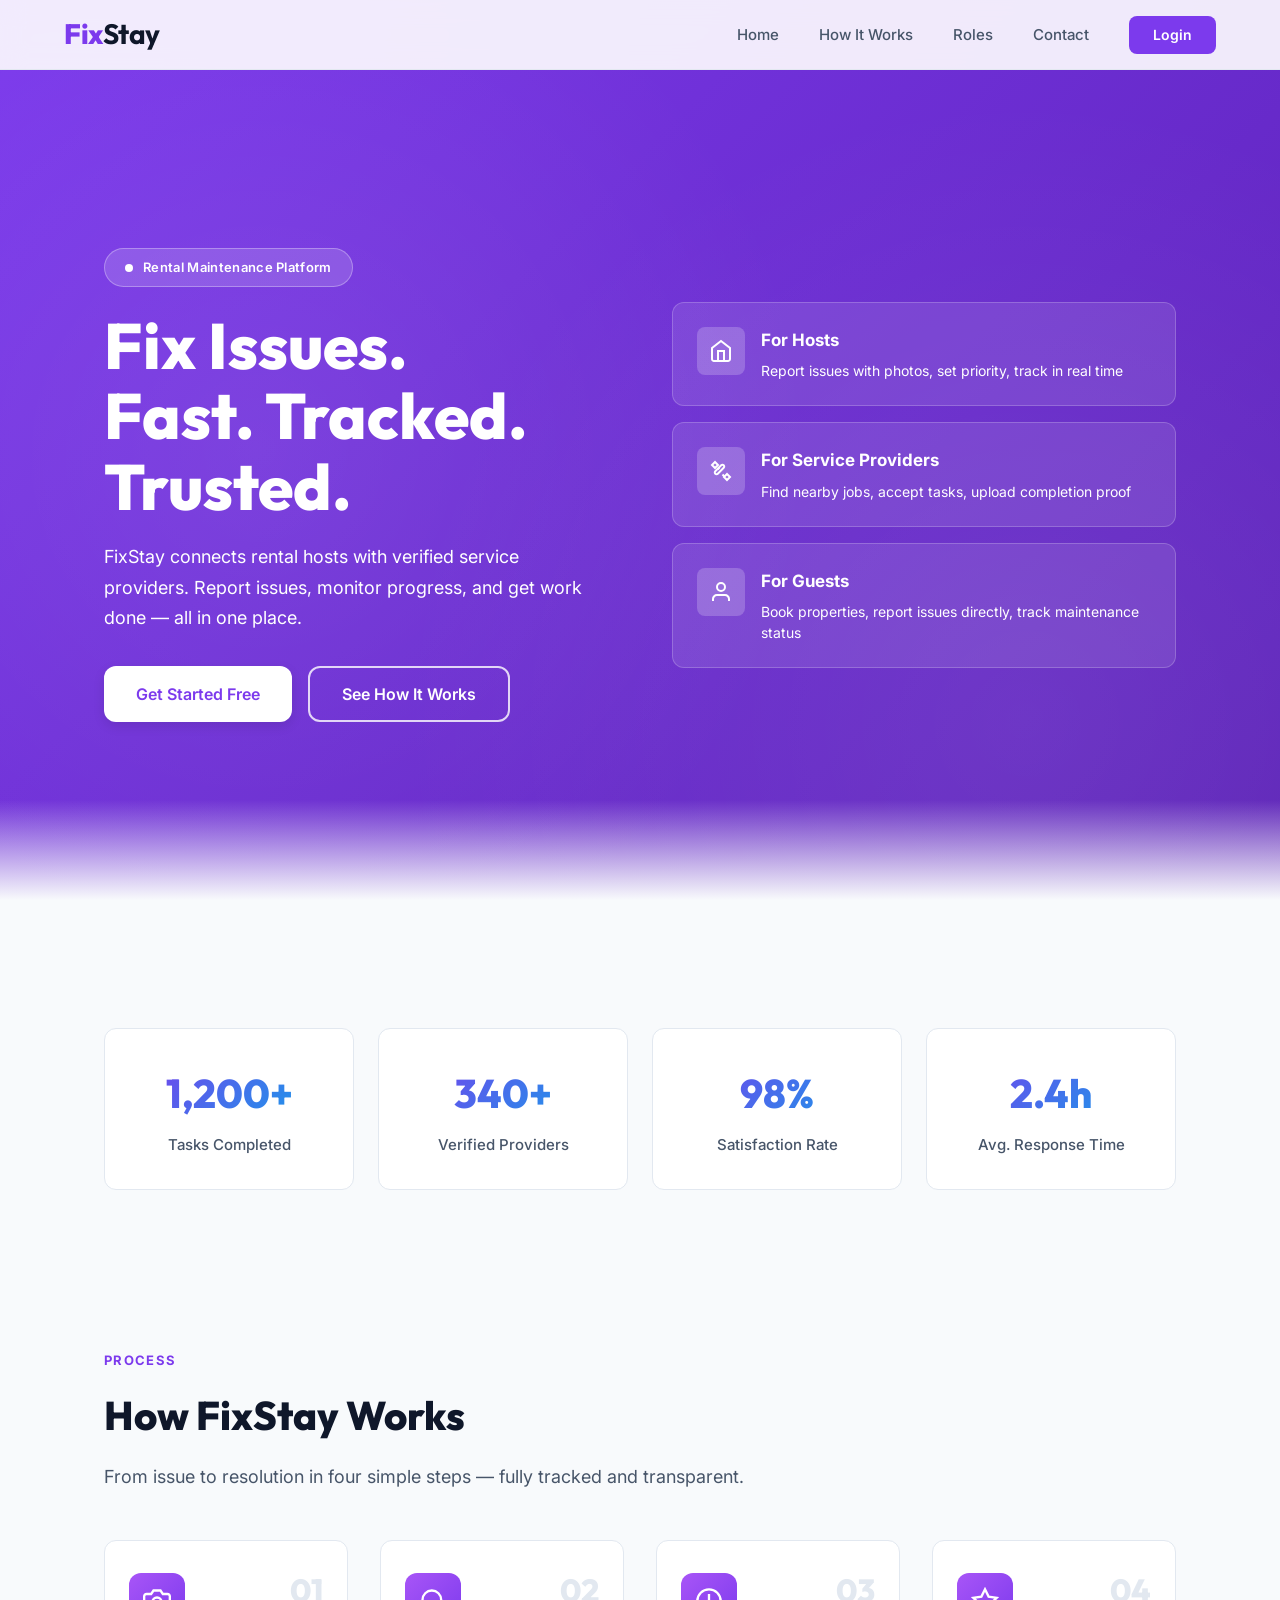
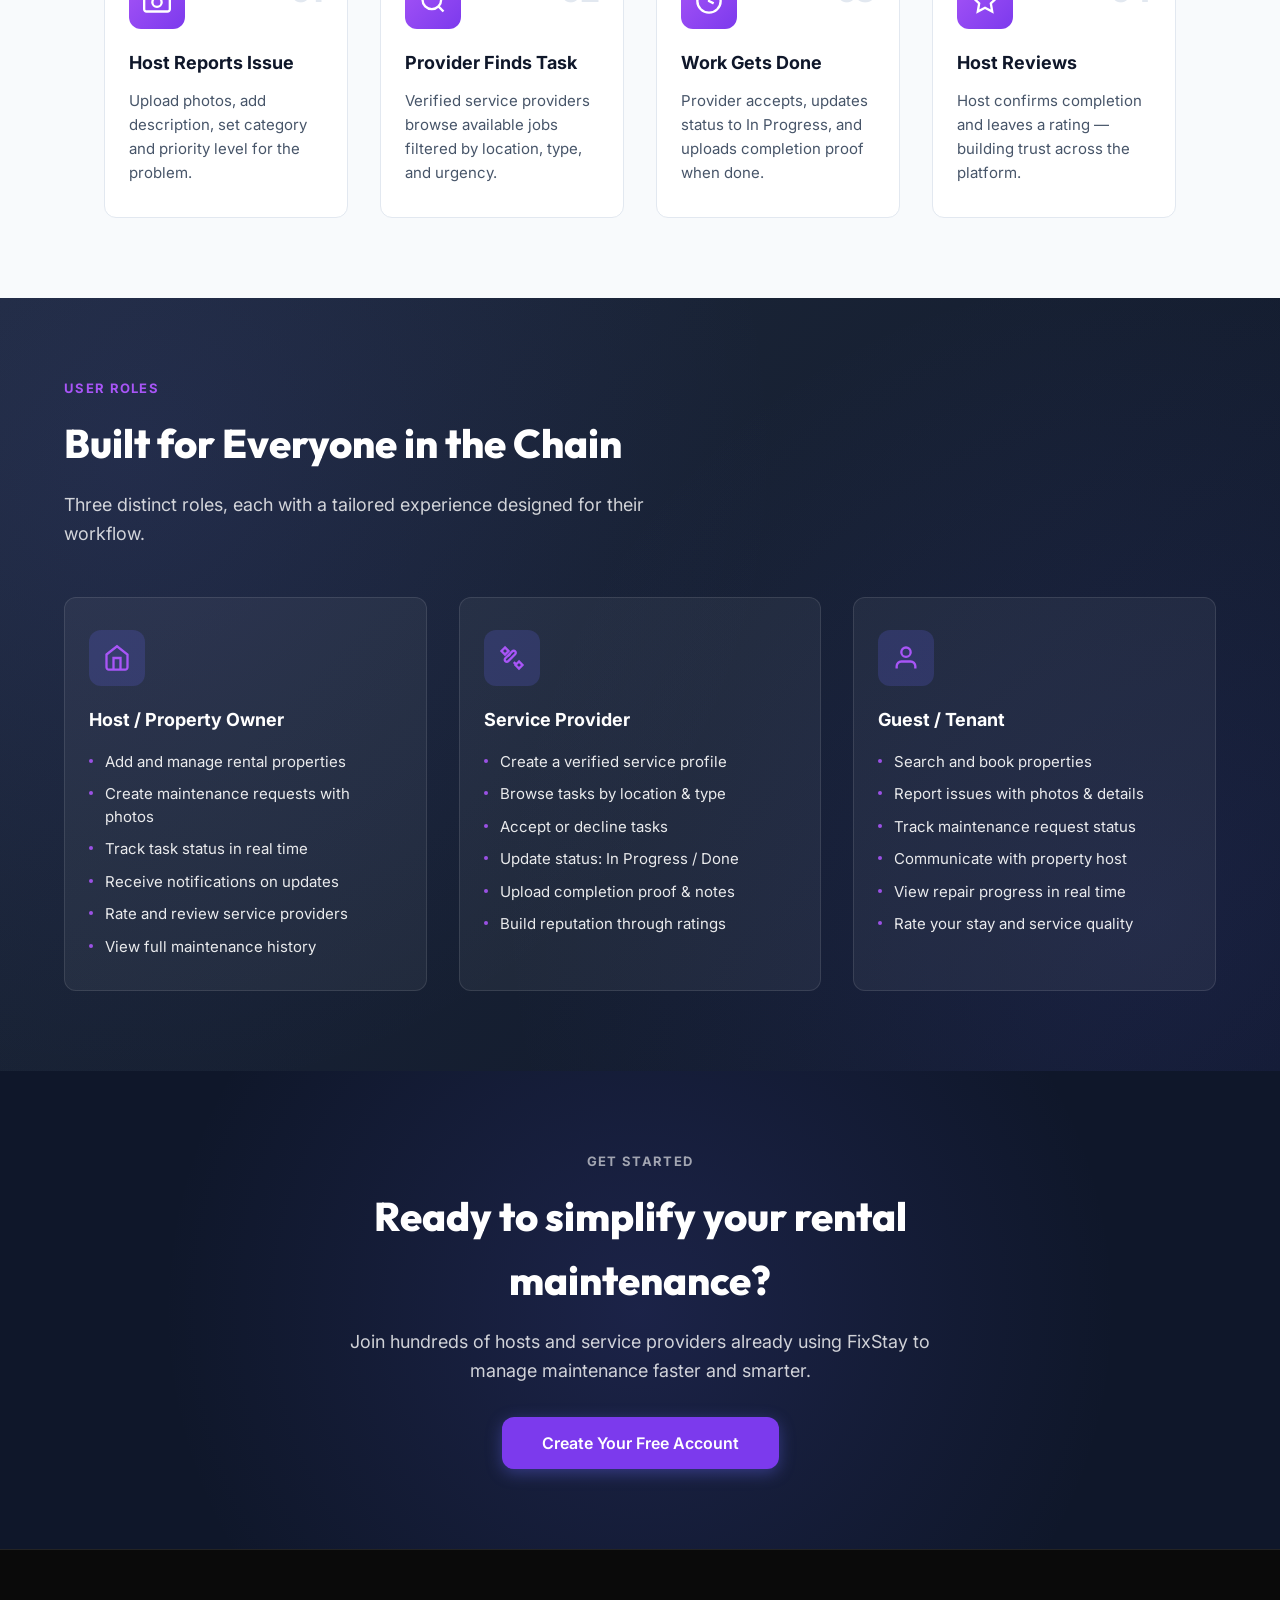
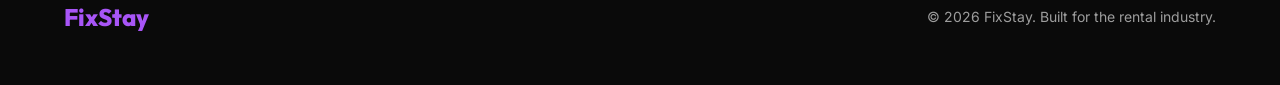
<file: front.html>
<!DOCTYPE html>
<html lang="en">
<head>
    <meta charset="UTF-8">
    <meta name="viewport" content="width=device-width, initial-scale=1.0">
    <title>FixStay – Professional Maintenance Management for Short-Term Rentals</title>
    <meta name="description" content="FixStay connects rental property hosts with verified service providers. Streamline maintenance requests, track progress in real-time, and maintain your properties efficiently.">
    <link rel="stylesheet" href="style.css">
</head>
<body>

<!-- HEADER -->
<header>
    <h2 class="logo">Fix<span>Stay</span></h2>
    <nav class="navigation" id="navMenu">
        <a href="front.html">Home</a>
        <a href="#how">How It Works</a>
        <a href="#roles">Roles</a>
        <a href="#contact">Contact</a>
        <button class="btnLogin-popup" onclick="location.href='login.html'">Login</button>
    </nav>
    <button class="hamburger" id="hamburger" aria-label="Toggle menu">
        <span></span><span></span><span></span>
    </button>
</header>

<!-- HERO -->
<section class="hero">
    <div class="hero-inner">
        <div class="hero-text">
            <div class="hero-badge">Rental Maintenance Platform</div>
            <h1>Fix Issues.<br>Fast. Tracked.<br>Trusted.</h1>
            <p>FixStay connects rental hosts with verified service providers. Report issues, monitor progress, and get work done — all in one place.</p>
            <div class="hero-cta">
                <button class="btn-white" onclick="location.href='login.html'">Get Started Free</button>
                <button class="btn-outline-white" onclick="location.href='#how'">See How It Works</button>
            </div>
        </div>
        <div class="hero-cards">
            <div class="hero-card">
                <div class="hero-card-icon">
                    <svg viewBox="0 0 24 24" xmlns="http://www.w3.org/2000/svg">
                        <path d="M3 9L12 2L21 9V20C21 20.5304 20.7893 21.0391 20.4142 21.4142C20.0391 21.7893 19.5304 22 19 22H5C4.46957 22 3.96086 21.7893 3.58579 21.4142C3.21071 21.0391 3 20.5304 3 20V9Z"/>
                        <path d="M9 22V12H15V22"/>
                    </svg>
                </div>
                <div>
                    <h4>For Hosts</h4>
                    <p>Report issues with photos, set priority, track in real time</p>
                </div>
            </div>
            <div class="hero-card">
                <div class="hero-card-icon">
                    <svg viewBox="0 0 24 24" xmlns="http://www.w3.org/2000/svg">
                        <path d="M14.7 6.3C15.4 7 15.4 8.1 14.7 8.8L8.8 14.7C8.1 15.4 7 15.4 6.3 14.7C5.6 14 5.6 12.9 6.3 12.2L12.2 6.3C12.9 5.6 14 5.6 14.7 6.3Z"/>
                        <path d="M8.5 10.5L10.5 8.5"/>
                        <path d="M15.5 17.5L13.5 15.5"/>
                        <path d="M6 3L3 6L6 9L9 6L6 3Z"/>
                        <path d="M18 15L15 18L18 21L21 18L18 15Z"/>
                    </svg>
                </div>
                <div>
                    <h4>For Service Providers</h4>
                    <p>Find nearby jobs, accept tasks, upload completion proof</p>
                </div>
            </div>
            <div class="hero-card">
                <div class="hero-card-icon">
                    <svg viewBox="0 0 24 24" xmlns="http://www.w3.org/2000/svg">
                        <path d="M20 21V19C20 17.9391 19.5786 16.9217 18.8284 16.1716C18.0783 15.4214 17.0609 15 16 15H8C6.93913 15 5.92172 15.4214 5.17157 16.1716C4.42143 16.9217 4 17.9391 4 19V21"/>
                        <circle cx="12" cy="7" r="4"/>
                    </svg>
                </div>
                <div>
                    <h4>For Guests</h4>
                    <p>Book properties, report issues directly, track maintenance status</p>
                </div>
            </div>
        </div>
    </div>
</section>

<!-- STATS -->
<div class="page-section">
    <div class="stats-row">
        <div class="stat-card"><div class="stat-num">1,200+</div><div class="stat-label">Tasks Completed</div></div>
        <div class="stat-card"><div class="stat-num">340+</div><div class="stat-label">Verified Providers</div></div>
        <div class="stat-card"><div class="stat-num">98%</div><div class="stat-label">Satisfaction Rate</div></div>
        <div class="stat-card"><div class="stat-num">2.4h</div><div class="stat-label">Avg. Response Time</div></div>
    </div>
</div>

<!-- HOW IT WORKS -->
<div class="page-section" id="how">
    <div class="section-label">Process</div>
    <h2 class="section-title">How FixStay Works</h2>
    <p class="section-sub">From issue to resolution in four simple steps — fully tracked and transparent.</p>
    <div class="how-grid">
        <div class="step-card">
            <div class="step-num">01</div>
            <div class="step-icon">
                <svg viewBox="0 0 24 24" xmlns="http://www.w3.org/2000/svg">
                    <path d="M23 19C23 19.5304 22.7893 20.0391 22.4142 20.4142C22.0391 20.7893 21.5304 21 21 21H3C2.46957 21 1.96086 20.7893 1.58579 20.4142C1.21071 20.0391 1 19.5304 1 19V8C1 7.46957 1.21071 6.96086 1.58579 6.58579C1.96086 6.21071 2.46957 6 3 6H7L9 3H15L17 6H21C21.5304 6 22.0391 6.21071 22.4142 6.58579C22.7893 6.96086 23 7.46957 23 8V19Z"/>
                    <circle cx="12" cy="13" r="4"/>
                </svg>
            </div>
            <h3>Host Reports Issue</h3>
            <p>Upload photos, add description, set category and priority level for the problem.</p>
        </div>
        <div class="step-card">
            <div class="step-num">02</div>
            <div class="step-icon">
                <svg viewBox="0 0 24 24" xmlns="http://www.w3.org/2000/svg">
                    <circle cx="11" cy="11" r="8"/>
                    <path d="M21 21L16.65 16.65"/>
                </svg>
            </div>
            <h3>Provider Finds Task</h3>
            <p>Verified service providers browse available jobs filtered by location, type, and urgency.</p>
        </div>
        <div class="step-card">
            <div class="step-num">03</div>
            <div class="step-icon">
                <svg viewBox="0 0 24 24" xmlns="http://www.w3.org/2000/svg">
                    <circle cx="12" cy="12" r="10"/>
                    <path d="M12 6V12L16 14"/>
                </svg>
            </div>
            <h3>Work Gets Done</h3>
            <p>Provider accepts, updates status to In Progress, and uploads completion proof when done.</p>
        </div>
        <div class="step-card">
            <div class="step-num">04</div>
            <div class="step-icon">
                <svg viewBox="0 0 24 24" xmlns="http://www.w3.org/2000/svg">
                    <path d="M12 2L15.09 8.26L22 9.27L17 14.14L18.18 21.02L12 17.77L5.82 21.02L7 14.14L2 9.27L8.91 8.26L12 2Z"/>
                </svg>
            </div>
            <h3>Host Reviews</h3>
            <p>Host confirms completion and leaves a rating — building trust across the platform.</p>
        </div>
    </div>
</div>

<!-- ROLES -->
<div class="roles-section" id="roles">
    <div class="roles-inner">
        <div class="section-label">User Roles</div>
        <h2 class="section-title">Built for Everyone in the Chain</h2>
        <p class="section-sub">Three distinct roles, each with a tailored experience designed for their workflow.</p>
        <div class="roles-grid">
            <div class="role-card">
                <div class="role-icon">
                    <svg viewBox="0 0 24 24" xmlns="http://www.w3.org/2000/svg">
                        <path d="M3 9L12 2L21 9V20C21 20.5304 20.7893 21.0391 20.4142 21.4142C20.0391 21.7893 19.5304 22 19 22H5C4.46957 22 3.96086 21.7893 3.58579 21.4142C3.21071 21.0391 3 20.5304 3 20V9Z"/>
                        <path d="M9 22V12H15V22"/>
                    </svg>
                </div>
                <h3>Host / Property Owner</h3>
                <ul>
                    <li>Add and manage rental properties</li>
                    <li>Create maintenance requests with photos</li>
                    <li>Track task status in real time</li>
                    <li>Receive notifications on updates</li>
                    <li>Rate and review service providers</li>
                    <li>View full maintenance history</li>
                </ul>
            </div>
            <div class="role-card">
                <div class="role-icon">
                    <svg viewBox="0 0 24 24" xmlns="http://www.w3.org/2000/svg">
                        <path d="M14.7 6.3C15.4 7 15.4 8.1 14.7 8.8L8.8 14.7C8.1 15.4 7 15.4 6.3 14.7C5.6 14 5.6 12.9 6.3 12.2L12.2 6.3C12.9 5.6 14 5.6 14.7 6.3Z"/>
                        <path d="M8.5 10.5L10.5 8.5"/>
                        <path d="M15.5 17.5L13.5 15.5"/>
                        <path d="M6 3L3 6L6 9L9 6L6 3Z"/>
                        <path d="M18 15L15 18L18 21L21 18L18 15Z"/>
                    </svg>
                </div>
                <h3>Service Provider</h3>
                <ul>
                    <li>Create a verified service profile</li>
                    <li>Browse tasks by location & type</li>
                    <li>Accept or decline tasks</li>
                    <li>Update status: In Progress / Done</li>
                    <li>Upload completion proof & notes</li>
                    <li>Build reputation through ratings</li>
                </ul>
            </div>
            <div class="role-card">
                <div class="role-icon">
                    <svg viewBox="0 0 24 24" xmlns="http://www.w3.org/2000/svg">
                        <path d="M20 21V19C20 17.9391 19.5786 16.9217 18.8284 16.1716C18.0783 15.4214 17.0609 15 16 15H8C6.93913 15 5.92172 15.4214 5.17157 16.1716C4.42143 16.9217 4 17.9391 4 19V21"/>
                        <circle cx="12" cy="7" r="4"/>
                    </svg>
                </div>
                <h3>Guest / Tenant</h3>
                <ul>
                    <li>Search and book properties</li>
                    <li>Report issues with photos & details</li>
                    <li>Track maintenance request status</li>
                    <li>Communicate with property host</li>
                    <li>View repair progress in real time</li>
                    <li>Rate your stay and service quality</li>
                </ul>
            </div>
        </div>
    </div>
</div>

<!-- CTA -->
<div class="cta-section" id="contact">
    <div class="cta-inner">
        <div class="section-label">Get Started</div>
        <h2 class="section-title">Ready to simplify your rental maintenance?</h2>
        <p>Join hundreds of hosts and service providers already using FixStay to manage maintenance faster and smarter.</p>
        <button class="btn-red" onclick="location.href='login.html'">Create Your Free Account</button>
    </div>
</div>

<!-- FOOTER -->
<footer>
    <div class="footer-inner">
        <div class="footer-logo">FixStay</div>
        <p>© 2026 FixStay. Built for the rental industry.</p>
    </div>
</footer>

<script>
    const hamburger = document.getElementById('hamburger');
    const navMenu   = document.getElementById('navMenu');
    hamburger.addEventListener('click', () => {
        hamburger.classList.toggle('open');
        navMenu.classList.toggle('open');
    });
    navMenu.querySelectorAll('a, button').forEach(el => {
        el.addEventListener('click', () => {
            hamburger.classList.remove('open');
            navMenu.classList.remove('open');
        });
    });
</script>
</body>
</html>
</file>
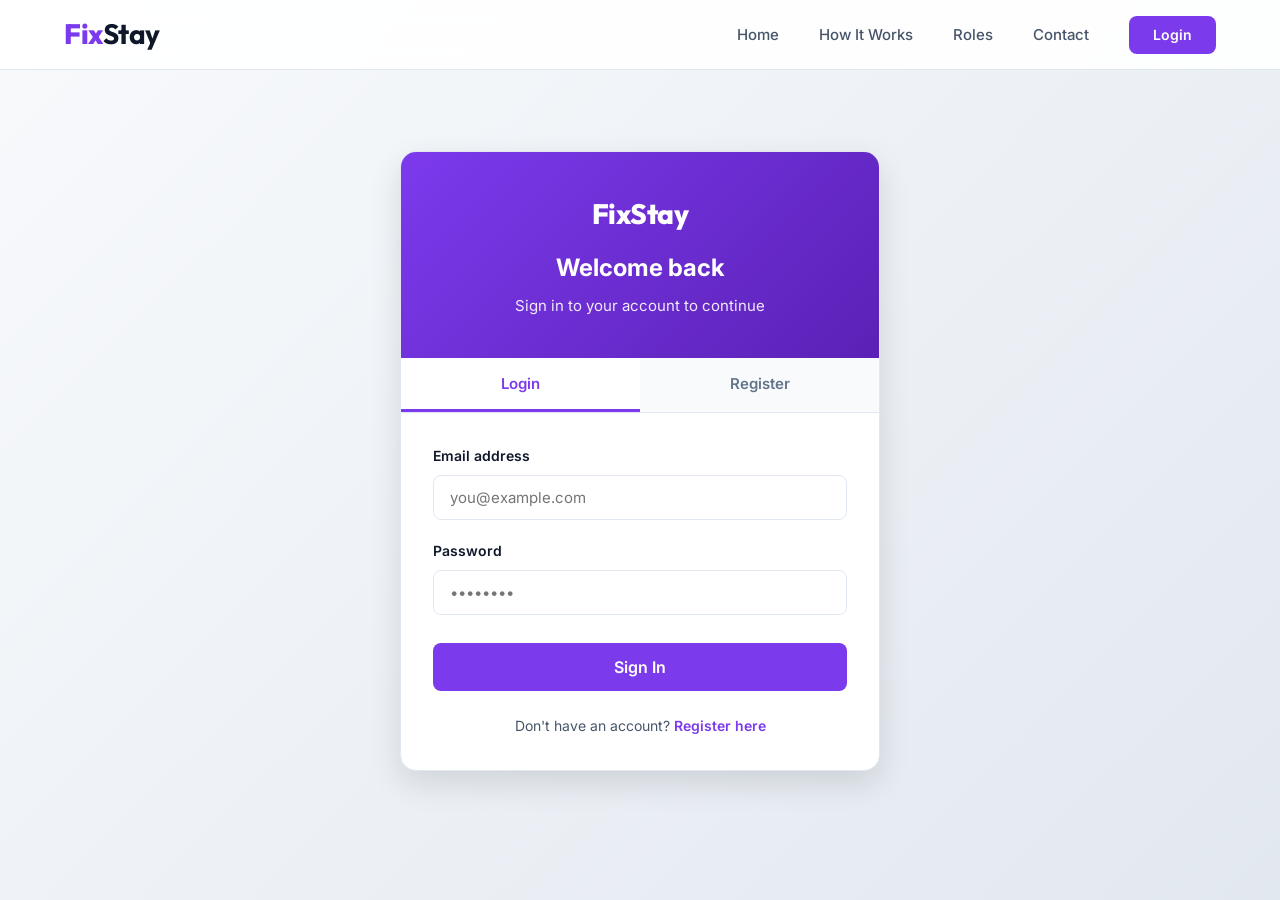
<file: login.html>
<!DOCTYPE html>
<html lang="en">

<head>
    <meta charset="UTF-8">
    <meta name="viewport" content="width=device-width, initial-scale=1.0">
    <title>FixStay – Login & Register</title>
    <link rel="stylesheet" href="style/style.css">
</head>

<body>

    <!-- HEADER -->
    <header>
        <h2 class="logo"><a href="index.html">Fix<span>Stay</span></a></h2>
        <nav class="navigation" id="navMenu">
            <a href="index.html">Home</a>
            <a href="index.html#how">How It Works</a>
            <a href="index.html#roles">Roles</a>
            <a href="index.html#contact">Contact</a>
            <button class="btnLogin-popup" onclick="showTab('login')">Login</button>
        </nav>
        <button class="hamburger" id="hamburger" aria-label="Toggle menu">
            <span></span><span></span><span></span>
        </button>
    </header>

    <!-- AUTH -->
    <main class="auth-page">
        <div class="auth-wrapper">
            <div class="auth-header">
                <span class="logo">FixStay</span>
                <h2 id="authTitle">Welcome back</h2>
                <p id="authSub">Sign in to your account to continue</p>
            </div>

            <div class="auth-tabs">
                <button class="auth-tab active" id="tabLogin" onclick="showTab('login')">Login</button>
                <button class="auth-tab" id="tabRegister" onclick="showTab('register')">Register</button>
            </div>

            <div class="auth-body">

                <!-- LOGIN FORM -->
                <form class="auth-form active" id="loginForm" onsubmit="handleLogin(event)">
                    <div class="form-group">
                        <label for="loginEmail">Email address</label>
                        <input type="email" id="loginEmail" placeholder="you@example.com" required>
                    </div>
                    <div class="form-group">
                        <label for="loginPass">Password</label>
                        <input type="password" id="loginPass" placeholder="••••••••" required>
                    </div>
                    <button type="submit" class="btn-form">Sign In</button>
                    <div class="auth-switch">
                        Don't have an account? <a href="#" onclick="showTab('register'); return false;">Register
                            here</a>
                    </div>
                </form>

                <!-- REGISTER FORM -->
                <form class="auth-form" id="registerForm" onsubmit="handleRegister(event)">
                    <div class="form-row">
                        <div class="form-group">
                            <label for="regFirst">First name</label>
                            <input type="text" id="regFirst" placeholder="John" required>
                        </div>
                        <div class="form-group">
                            <label for="regLast">Last name</label>
                            <input type="text" id="regLast" placeholder="Doe" required>
                        </div>
                    </div>
                    <div class="form-group">
                        <label for="regEmail">Email address</label>
                        <input type="email" id="regEmail" placeholder="you@example.com" required>
                    </div>
                    <div class="form-group">
                        <label for="regRole">I am a...</label>
                        <select id="regRole" required>
                            <option value="" disabled selected>Select your role</option>
                            <option value="guest">Guest / Renter</option>
                            <option value="host">Host / Property Owner</option>
                            <option value="provider">Service Provider</option>
                        </select>
                    </div>
                    <div class="form-group">
                        <label for="regPass">Password</label>
                        <input type="password" id="regPass" placeholder="Min. 8 characters" required minlength="8">
                    </div>
                    <div class="form-group">
                        <label for="regConfirm">Confirm password</label>
                        <input type="password" id="regConfirm" placeholder="Repeat password" required>
                    </div>
                    <button type="submit" class="btn-form">Create Account</button>
                    <div class="auth-switch">
                        Already have an account? <a href="#" onclick="showTab('login'); return false;">Sign in</a>
                    </div>
                </form>

            </div>
        </div>
    </main>

    <script>
        // Hamburger
        const hamburger = document.getElementById('hamburger');
        const navMenu = document.getElementById('navMenu');
        hamburger.addEventListener('click', () => {
            hamburger.classList.toggle('open');
            navMenu.classList.toggle('open');
        });

        // Auth tabs
        function showTab(tab) {
            const isLogin = tab === 'login';
            document.getElementById('loginForm').classList.toggle('active', isLogin);
            document.getElementById('registerForm').classList.toggle('active', !isLogin);
            document.getElementById('tabLogin').classList.toggle('active', isLogin);
            document.getElementById('tabRegister').classList.toggle('active', !isLogin);
            document.getElementById('authTitle').textContent = isLogin ? 'Welcome back' : 'Create an account';
            document.getElementById('authSub').textContent = isLogin ? 'Sign in to your account to continue' : 'Join FixStay today — it\'s free';
        }
        async function handleLogin(e) {
            e.preventDefault();

            // 1. Pack the "LoginRequest" box exactly how your Java DTO expects it
            const loginData = {
                email: document.getElementById('loginEmail').value, // Make sure this matches your DTO variable name!
                password: document.getElementById('loginPass').value
            };

            // 2. Ship it to your Spring Boot Bouncer
            try {
                const response = await fetch("http://localhost:8080/api/auth/login", {
                    method: "POST",
                    headers: { "Content-Type": "application/json" }, // Telling Java we are sending JSON
                    body: JSON.stringify(loginData) // Converting our JS object to pure JSON text
                });

                const data = await response.json();

                const emailAddress = data.emailAddress || document.getElementById('loginEmail').value.trim();

                sessionStorage.setItem("role", data.role || "");
                sessionStorage.setItem("loggedInEmail", emailAddress);
                sessionStorage.setItem("emailAddress", emailAddress);

                localStorage.setItem("role", data.role || "");
                localStorage.setItem("loggedInEmail", emailAddress);
                localStorage.setItem("emailAddress", emailAddress);
                if (data.firstName) {
                    sessionStorage.setItem("firstName", data.firstName);
                    localStorage.setItem("firstName", data.firstName);
                }

                if (data.role) {

                    if (data.role === 'HOST') {
                        window.location.href = 'dashboard-host.html';
                    } else if (data.role === 'SERVICE_PROVIDER') {
                        window.location.href = 'dashboard-provider.html';
                    } else if (data.role === 'GUEST') {
                        window.location.href = 'dashboard-guest.html';
                    } else if (data.role === 'ADMIN') {
                        window.location.href = 'dashboard-admin.html';
                    }
                }
                else {
                    alert(data.message);
                }
            } catch (error) {
                alert("Colud not cnnect to the server. Is spring boot running????");
                console.error(error);
            }
        }

        // ==========================================
        // REAL BACKEND REGISTER
        // ==========================================
        async function handleRegister(e) {
            e.preventDefault();
            const pass = document.getElementById('regPass').value;
            const confirm = document.getElementById('regConfirm').value;

            if (pass !== confirm) {
                alert('Passwords do not match!');
                return;
            }

            // Fix the Role to match your Java Enum exactly (HOST, SERVICE_PROVIDER)
            let rawRole = document.getElementById('regRole').value;
            let formattedRole = "";
            if (rawRole === 'guest') formattedRole = "GUEST";
            if (rawRole === 'host') formattedRole = "HOST";
            if (rawRole === 'provider') formattedRole = "SERVICE_PROVIDER";

            // 1. Pack the "RegisterRequest" DTO box
            const registerData = {
                firstName: document.getElementById('regFirst').value,
                lastName: document.getElementById('regLast').value,
                email: document.getElementById('regEmail').value,
                password: pass,
                role: formattedRole
            };

            // 2. Ship it to the Bouncer
            try {
                const response = await fetch("http://localhost:8080/api/auth/register", {
                    method: "POST",
                    headers: { "Content-Type": "application/json" },
                    body: JSON.stringify(registerData)
                });

                // 3. Read the Manager's reply
                const message = await response.text();
                alert("Backend says: " + message);

            } catch (error) {
                alert("Could not connect to the server. Is Spring Boot running?");
            }
        }

        // Open register tab if URL has ?tab=register
        if (new URLSearchParams(location.search).get('tab') === 'register') showTab('register');
    </script>
</body>

</html>
</file>
<file: style/style.css>
@import url('https://fonts.googleapis.com/css2?family=Inter:wght@300;400;500;600;700;800&family=Outfit:wght@700;800&display=swap');

*, *::before, *::after { margin: 0; padding: 0; box-sizing: border-box; }

:root {
    --primary: #7c3aed;
    --primary-dark: #5b21b6;
    --primary-light: #a855f7;
    --secondary: #0ea5e9;
    --success: #22c55e;
    --warning: #f59e0b;
    --danger: #ef4444;
    --white: #ffffff;
    --off-white: #f8fafc;
    --text: #0f172a;
    --text-light: #475569;
    --muted: #64748b;
    --border: #e2e8f0;
    --card-bg: #ffffff;
    --shadow: 0 1px 3px rgba(0,0,0,0.08);
    --shadow-md: 0 4px 16px rgba(0,0,0,0.08);
    --shadow-lg: 0 12px 32px rgba(0,0,0,0.12);
    --nav-h: 70px;
    --radius: 12px;
    --radius-sm: 8px;
    --transition: all 0.2s cubic-bezier(0.4, 0, 0.2, 1);
}

html { scroll-behavior: smooth; }
body { 
    font-family: 'Inter', system-ui, -apple-system, sans-serif; 
    background: var(--off-white); 
    color: var(--text); 
    line-height: 1.6;
    -webkit-font-smoothing: antialiased;
    -moz-osx-font-smoothing: grayscale;
}
a { text-decoration: none; color: inherit; }
button { font-family: inherit; cursor: pointer; border: none; }

/* ── ICON SYSTEM ── */
.icon {
    display: inline-flex;
    align-items: center;
    justify-content: center;
    width: 1.25em;
    height: 1.25em;
}
.icon svg {
    width: 100%;
    height: 100%;
    fill: currentColor;
}

/* ── HEADER ── */
header {
    position: fixed; 
    top: 0; 
    left: 0; 
    width: 100%;
    height: var(--nav-h);
    background: var(--white);
    padding: 0 clamp(1.5rem, 5vw, 80px);
    display: flex; 
    justify-content: space-between; 
    align-items: center;
    z-index: 1000;
    border-bottom: 1px solid var(--border);
    backdrop-filter: blur(12px);
    background: rgba(255, 255, 255, 0.9);
}
.logo {
    font-family: 'Outfit', sans-serif;
    font-size: 1.75rem; 
    font-weight: 800; 
    color: var(--primary);
    user-select: none; 
    letter-spacing: -0.5px;
}
.logo span { 
    color: var(--text);
    font-weight: 700;
}
.navigation { 
    display: flex; 
    align-items: center; 
    gap: 0.5rem; 
}
.navigation a {
    position: relative; 
    font-size: 0.9375rem;
    color: var(--text-light); 
    font-weight: 500; 
    padding: 0.5rem 1rem;
    transition: color 0.2s;
}
.navigation a:hover { 
    color: var(--primary); 
}
.btnLogin-popup {
    height: 38px;
    padding: 0 1.5rem;
    background: var(--primary);
    border-radius: var(--radius-sm);
    font-size: 0.875rem; 
    color: var(--white); 
    font-weight: 600;
    margin-left: 1rem; 
    transition: var(--transition);
}
.btnLogin-popup:hover { 
    background: var(--primary-dark); 
    transform: translateY(-1px);
    box-shadow: var(--shadow-md);
}

.hamburger {
    display: none; 
    flex-direction: column; 
    justify-content: center;
    gap: 5px; 
    width: 40px; 
    height: 40px;
    background: none; 
    cursor: pointer; 
    padding: 5px;
}
.hamburger span {
    display: block; 
    width: 100%; 
    height: 2.5px;
    background: var(--text); 
    border-radius: 3px;
    transition: transform 0.3s, opacity 0.3s; 
    transform-origin: center;
}
.hamburger.open span:nth-child(1) { transform: translateY(7.5px) rotate(45deg); }
.hamburger.open span:nth-child(2) { opacity: 0; }
.hamburger.open span:nth-child(3) { transform: translateY(-7.5px) rotate(-45deg); }

@media (max-width: 860px) {
    header { padding: 0 24px; }
    .navigation {
        display: none; 
        position: absolute;
        top: var(--nav-h); 
        left: 0; 
        right: 0;
        background: var(--white); 
        flex-direction: column;
        align-items: flex-start;
        padding: 1rem 1.5rem 1.5rem; 
        gap: 0;
        box-shadow: var(--shadow-lg);
        border-bottom: 1px solid var(--border);
    }
    .navigation.open { display: flex; }
    .navigation a { 
        font-size: 1rem; 
        padding: 0.875rem 0.5rem; 
        width: 100%; 
        border-bottom: 1px solid var(--border);
    }
    .navigation a:last-of-type { border-bottom: none; }
    .btnLogin-popup { 
        width: 100%; 
        height: 44px; 
        margin-left: 0; 
        margin-top: 0.75rem; 
    }
    .hamburger { display: flex; }
    .logo { font-size: 1.5rem; }
}

/* ── HERO ── */
.hero {
    min-height: 100vh; 
    padding-top: var(--nav-h);
    background: linear-gradient(135deg, #7c3aed 0%, #5b21b6 100%);
    display: flex; 
    align-items: center; 
    position: relative; 
    overflow: hidden;
}
.hero::before {
    content: ''; 
    position: absolute; 
    inset: 0;
    background: 
        radial-gradient(circle at 20% 50%, rgba(255,255,255,0.08) 0%, transparent 50%),
        radial-gradient(circle at 80% 80%, rgba(255,255,255,0.08) 0%, transparent 50%);
}
.hero::after {
    content: '';
    position: absolute;
    bottom: 0;
    left: 0;
    right: 0;
    height: 100px;
    background: linear-gradient(to bottom, transparent, var(--off-white));
}
.hero-inner {
    max-width: 1200px; 
    margin: 0 auto;
    padding: 4rem clamp(1.5rem, 5vw, 80px);
    display: grid; 
    grid-template-columns: 1fr 1fr;
    gap: 4rem; 
    align-items: center; 
    position: relative; 
    z-index: 1;
}
.hero-text { color: var(--white); }
.hero-badge {
    display: inline-flex; 
    align-items: center; 
    gap: 0.625rem;
    background: rgba(255,255,255,0.15); 
    border: 1px solid rgba(255,255,255,0.3);
    border-radius: 50px; 
    padding: 0.5rem 1.25rem;
    font-size: 0.8125rem; 
    font-weight: 600; 
    letter-spacing: 0.025em;
    margin-bottom: 1.5rem;
    animation: fadeUp 0.6s ease both;
}
.hero-badge::before {
    content: '';
    width: 8px;
    height: 8px;
    background: var(--white);
    border-radius: 50%;
    animation: pulse 2s ease-in-out infinite;
}
@keyframes pulse {
    0%, 100% { opacity: 1; }
    50% { opacity: 0.5; }
}
.hero h1 {
    font-family: 'Outfit', sans-serif;
    font-size: clamp(2.5rem, 5vw, 4rem); 
    font-weight: 800;
    line-height: 1.1; 
    margin-bottom: 1.25rem;
    animation: fadeUp 0.6s 0.1s ease both;
}
.hero p {
    font-size: 1.125rem; 
    opacity: 0.9; 
    line-height: 1.7;
    max-width: 48ch; 
    margin-bottom: 2rem;
    animation: fadeUp 0.6s 0.2s ease both;
}
.hero-cta { 
    display: flex; 
    gap: 1rem; 
    flex-wrap: wrap; 
    animation: fadeUp 0.6s 0.3s ease both; 
}
.btn-white {
    background: var(--white); 
    color: var(--primary); 
    padding: 1rem 2rem; 
    border-radius: var(--radius);
    font-size: 1rem; 
    font-weight: 600;
    transition: var(--transition);
    box-shadow: 0 4px 12px rgba(0,0,0,0.1);
}
.btn-white:hover { 
    transform: translateY(-2px); 
    box-shadow: 0 8px 24px rgba(0,0,0,0.15); 
}
.btn-outline-white {
    background: transparent; 
    color: var(--white);
    border: 2px solid rgba(255,255,255,0.8);
    padding: 1rem 2rem; 
    border-radius: var(--radius);
    font-size: 1rem; 
    font-weight: 600;
    transition: var(--transition);
}
.btn-outline-white:hover { 
    background: rgba(255,255,255,0.15); 
    border-color: var(--white);
}
.hero-cards { 
    display: flex; 
    flex-direction: column; 
    gap: 1rem; 
    animation: fadeUp 0.6s 0.4s ease both; 
}
.hero-card {
    background: rgba(255,255,255,0.1); 
    border: 1px solid rgba(255,255,255,0.2);
    border-radius: var(--radius); 
    padding: 1.5rem;
    color: var(--white); 
    backdrop-filter: blur(12px);
    display: flex; 
    align-items: flex-start; 
    gap: 1rem;
    transition: var(--transition);
}
.hero-card:hover { 
    background: rgba(255,255,255,0.15); 
    transform: translateX(4px);
}
.hero-card-icon {
    width: 48px; 
    height: 48px; 
    background: rgba(255,255,255,0.2);
    border-radius: var(--radius-sm); 
    display: flex; 
    align-items: center; 
    justify-content: center;
    flex-shrink: 0;
}
.hero-card-icon svg {
    width: 24px;
    height: 24px;
    stroke: currentColor;
    fill: none;
    stroke-width: 2;
}
.hero-card h4 { 
    font-size: 1.0625rem; 
    font-weight: 700; 
    margin-bottom: 0.375rem; 
}
.hero-card p { 
    font-size: 0.875rem; 
    opacity: 0.85; 
    line-height: 1.5; 
    margin: 0; 
}

@media (max-width: 960px) {
    .hero-inner { 
        grid-template-columns: 1fr; 
        gap: 3rem; 
        text-align: center; 
    }
    .hero-text { 
        display: flex; 
        flex-direction: column; 
        align-items: center; 
    }
    .hero-cta { justify-content: center; }
    .hero-cards { max-width: 500px; margin: 0 auto; }
}

/* ── PAGE SECTIONS ── */
.page-section {
    max-width: 1200px;
    margin: 0 auto;
    padding: 5rem clamp(1.5rem, 5vw, 80px);
}
.section-label {
    text-transform: uppercase;
    font-size: 0.8125rem;
    font-weight: 700;
    letter-spacing: 0.1em;
    color: var(--primary);
    margin-bottom: 0.75rem;
}
.section-title {
    font-family: 'Outfit', sans-serif;
    font-size: clamp(1.875rem, 4vw, 2.5rem);
    font-weight: 800;
    color: var(--text);
    margin-bottom: 1rem;
}
.section-sub {
    font-size: 1.125rem;
    color: var(--text-light);
    max-width: 60ch;
    line-height: 1.6;
}

/* How It Works */
.how-grid {
    display: grid;
    grid-template-columns: repeat(auto-fit, minmax(240px, 1fr));
    gap: 2rem;
    margin-top: 3rem;
}
.step-card {
    background: var(--white);
    border: 1px solid var(--border);
    border-radius: var(--radius);
    padding: 2rem 1.5rem;
    position: relative;
    transition: var(--transition);
}
.step-card:hover {
    transform: translateY(-4px);
    box-shadow: var(--shadow-lg);
    border-color: var(--primary-light);
}
.step-num {
    position: absolute;
    top: 1.5rem;
    right: 1.5rem;
    font-family: 'Outfit', sans-serif;
    font-size: 2rem;
    font-weight: 800;
    color: var(--border);
}
.step-icon {
    width: 56px;
    height: 56px;
    background: linear-gradient(135deg, var(--primary-light), var(--primary));
    border-radius: var(--radius);
    display: flex;
    align-items: center;
    justify-content: center;
    margin-bottom: 1.25rem;
}
.step-icon svg {
    width: 28px;
    height: 28px;
    stroke: var(--white);
    fill: none;
    stroke-width: 2;
}
.step-card h3 {
    font-size: 1.125rem;
    font-weight: 700;
    margin-bottom: 0.75rem;
    color: var(--text);
}
.step-card p {
    font-size: 0.9375rem;
    color: var(--text-light);
    line-height: 1.6;
}

/* Stats */
.stats-row {
    display: grid;
    grid-template-columns: repeat(auto-fit, minmax(200px, 1fr));
    gap: 1.5rem;
    margin-top: 3rem;
}
.stat-card {
    background: var(--white);
    border-radius: var(--radius);
    padding: 2rem 1.5rem;
    border: 1px solid var(--border);
    text-align: center;
    transition: var(--transition);
}
.stat-card:hover {
    transform: translateY(-2px);
    box-shadow: var(--shadow-md);
}
.stat-num {
    font-family: 'Outfit', sans-serif;
    font-size: 2.5rem;
    font-weight: 800;
    background: linear-gradient(135deg, var(--primary), var(--secondary));
    -webkit-background-clip: text;
    -webkit-text-fill-color: transparent;
    background-clip: text;
}
.stat-label {
    font-size: 0.9375rem;
    color: var(--text-light);
    margin-top: 0.5rem;
    font-weight: 500;
}

/* Roles Section */
.roles-section {
    background: linear-gradient(135deg, #1e293b 0%, #0f172a 100%);
    color: var(--white);
    padding: 5rem clamp(1.5rem, 5vw, 80px);
    position: relative;
    overflow: hidden;
}
.roles-section::before {
    content: '';
    position: absolute;
    inset: 0;
    background: 
        radial-gradient(circle at 10% 20%, rgba(99,102,241,0.1) 0%, transparent 50%),
        radial-gradient(circle at 90% 80%, rgba(99,102,241,0.1) 0%, transparent 50%);
}
.roles-inner {
    max-width: 1200px;
    margin: 0 auto;
    position: relative;
    z-index: 1;
}
.roles-section .section-label { color: var(--primary-light); }
.roles-section .section-title { color: var(--white); }
.roles-section .section-sub { color: rgba(255,255,255,0.8); }
.roles-grid {
    display: grid;
    grid-template-columns: repeat(auto-fit, minmax(280px, 1fr));
    gap: 2rem;
    margin-top: 3rem;
}
.role-card {
    background: rgba(255,255,255,0.05);
    border: 1px solid rgba(255,255,255,0.1);
    border-radius: var(--radius);
    padding: 2rem 1.5rem;
    color: var(--white);
    transition: var(--transition);
}
.role-card:hover {
    background: rgba(255,255,255,0.08);
    transform: translateY(-4px);
    border-color: rgba(99,102,241,0.5);
}
.role-icon {
    width: 56px;
    height: 56px;
    background: rgba(99,102,241,0.2);
    border-radius: var(--radius);
    display: flex;
    align-items: center;
    justify-content: center;
    margin-bottom: 1.25rem;
}
.role-icon svg {
    width: 28px;
    height: 28px;
    stroke: var(--primary-light);
    fill: none;
    stroke-width: 2;
}
.role-card h3 {
    font-size: 1.125rem;
    font-weight: 700;
    margin-bottom: 1rem;
}
.role-card ul {
    list-style: none;
    display: flex;
    flex-direction: column;
    gap: 0.625rem;
}
.role-card ul li {
    font-size: 0.9375rem;
    opacity: 0.9;
    display: flex;
    align-items: flex-start;
    gap: 0.75rem;
    line-height: 1.5;
}
.role-card ul li::before {
    content: '';
    width: 4px;
    height: 4px;
    background: var(--primary-light);
    border-radius: 50%;
    margin-top: 0.5rem;
    flex-shrink: 0;
}

/* CTA Section */
.cta-section {
    background: var(--text);
    color: var(--white);
    text-align: center;
    padding: 5rem clamp(1.5rem, 5vw, 80px);
    position: relative;
    overflow: hidden;
}
.cta-section::before {
    content: '';
    position: absolute;
    inset: 0;
    background: 
        radial-gradient(circle at 50% 50%, rgba(99,102,241,0.15) 0%, transparent 70%);
}
.cta-inner {
    max-width: 640px;
    margin: 0 auto;
    position: relative;
    z-index: 1;
}
.cta-section .section-label { color: rgba(255,255,255,0.6); }
.cta-section .section-title { color: var(--white); margin-bottom: 1rem; }
.cta-section p { color: rgba(255,255,255,0.8); margin-bottom: 2rem; font-size: 1.125rem; }
.btn-red {
    background: var(--primary);
    color: var(--white);
    padding: 1rem 2.5rem;
    border-radius: var(--radius);
    font-size: 1rem;
    font-weight: 600;
    transition: var(--transition);
    box-shadow: 0 4px 16px rgba(99,102,241,0.4);
}
.btn-red:hover {
    background: var(--primary-light);
    transform: translateY(-2px);
    box-shadow: 0 8px 24px rgba(99,102,241,0.5);
}

/* Footer */
footer {
    background: #0a0a0a;
    color: rgba(255,255,255,0.6);
    padding: 3rem clamp(1.5rem, 5vw, 80px);
    border-top: 1px solid rgba(255,255,255,0.1);
}
.footer-inner {
    max-width: 1200px;
    margin: 0 auto;
    display: flex;
    justify-content: space-between;
    align-items: center;
    flex-wrap: wrap;
    gap: 1rem;
}
.footer-logo {
    font-family: 'Outfit', sans-serif;
    font-size: 1.5rem;
    font-weight: 800;
    color: var(--primary-light);
}
footer p {
    font-size: 0.875rem;
}

/* ── AUTH PAGE ── */
.auth-page {
    min-height: 100vh;
    padding-top: var(--nav-h);
    display: flex;
    align-items: center;
    justify-content: center;
    background: linear-gradient(135deg, #f8fafc 0%, #e2e8f0 100%);
    padding-bottom: 3rem;
}
.auth-wrapper {
    background: var(--white);
    border-radius: 16px;
    box-shadow: var(--shadow-lg);
    width: 100%;
    max-width: 480px;
    margin: 2rem clamp(1rem, 5vw, 2rem);
    overflow: hidden;
    border: 1px solid var(--border);
}
.auth-header {
    background: linear-gradient(135deg, var(--primary), var(--primary-dark));
    padding: 2.5rem 2rem;
    color: var(--white);
    text-align: center;
}
.auth-header .logo {
    font-family: 'Outfit', sans-serif;
    font-size: 1.75rem;
    color: var(--white);
    display: block;
    margin-bottom: 0.75rem;
}
.auth-header h2 {
    font-size: 1.5rem;
    font-weight: 700;
    margin-bottom: 0.375rem;
}
.auth-header p {
    font-size: 0.9375rem;
    opacity: 0.9;
}
.auth-tabs {
    display: flex;
    border-bottom: 1px solid var(--border);
    background: var(--off-white);
}
.auth-tab {
    flex: 1;
    padding: 1rem;
    background: none;
    font-size: 0.9375rem;
    font-weight: 600;
    color: var(--muted);
    cursor: pointer;
    border-bottom: 3px solid transparent;
    transition: var(--transition);
}
.auth-tab.active {
    color: var(--primary);
    border-bottom-color: var(--primary);
    background: var(--white);
}
.auth-body {
    padding: 2rem;
}
.auth-form {
    display: none;
}
.auth-form.active {
    display: block;
}
.form-group {
    margin-bottom: 1.25rem;
}
.form-group label {
    display: block;
    font-size: 0.875rem;
    font-weight: 600;
    color: var(--text);
    margin-bottom: 0.5rem;
}
.form-group input,
.form-group select {
    width: 100%;
    padding: 0.75rem 1rem;
    border: 1.5px solid var(--border);
    border-radius: var(--radius-sm);
    font-size: 0.9375rem;
    font-family: inherit;
    color: var(--text);
    background: var(--white);
    transition: var(--transition);
    outline: none;
}
.form-group input:focus,
.form-group select:focus {
    border-color: var(--primary);
    box-shadow: 0 0 0 3px rgba(99,102,241,0.1);
}
.form-row {
    display: grid;
    grid-template-columns: 1fr 1fr;
    gap: 1rem;
}
.btn-form {
    width: 100%;
    padding: 0.875rem;
    background: var(--primary);
    color: var(--white);
    border-radius: var(--radius-sm);
    font-size: 1rem;
    font-weight: 600;
    margin-top: 0.5rem;
    transition: var(--transition);
}
.btn-form:hover {
    background: var(--primary-dark);
    transform: translateY(-1px);
    box-shadow: var(--shadow-md);
}
.auth-switch {
    text-align: center;
    margin-top: 1.5rem;
    font-size: 0.875rem;
    color: var(--text-light);
}
.auth-switch a {
    color: var(--primary);
    font-weight: 600;
    transition: color 0.2s;
}
.auth-switch a:hover {
    color: var(--primary-dark);
}

/* ── DASHBOARD ── */
.dashboard-page {
    padding-top: var(--nav-h);
    min-height: 100vh;
    background: var(--off-white);
}
.dash-layout {
    display: grid;
    grid-template-columns: 260px 1fr;
    min-height: calc(100vh - var(--nav-h));
}
.sidebar {
    background: var(--white);
    border-right: 1px solid var(--border);
    padding: 2rem 0;
    position: sticky;
    top: var(--nav-h);
    height: calc(100vh - var(--nav-h));
    overflow-y: auto;
}
.sidebar-label {
    font-size: 0.6875rem;
    font-weight: 700;
    letter-spacing: 0.1em;
    text-transform: uppercase;
    color: var(--muted);
    padding: 0.5rem 1.5rem;
    display: block;
}
.sidebar-item {
    display: flex;
    align-items: center;
    gap: 0.75rem;
    padding: 0.75rem 1.5rem;
    font-size: 0.9375rem;
    font-weight: 500;
    color: var(--text-light);
    cursor: pointer;
    border-left: 3px solid transparent;
    transition: var(--transition);
    text-decoration: none;
}
.sidebar-item:hover {
    background: var(--off-white);
    color: var(--primary);
}
.sidebar-item.active {
    background: rgba(99,102,241,0.06);
    color: var(--primary);
    font-weight: 600;
    border-left-color: var(--primary);
}
.sidebar-item .icon {
    flex-shrink: 0;
}
.sidebar-item svg {
    width: 20px;
    height: 20px;
    stroke: currentColor;
    fill: none;
    stroke-width: 2;
}
.dash-content {
    padding: 2.5rem clamp(1.5rem, 3vw, 2.5rem);
}
.dash-greeting {
    margin-bottom: 2rem;
}
.dash-greeting h2 {
    font-family: 'Outfit', sans-serif;
    font-size: 1.875rem;
    font-weight: 800;
    color: var(--text);
}
.dash-greeting p {
    font-size: 1rem;
    color: var(--text-light);
    margin-top: 0.375rem;
}
.dash-stats {
    display: grid;
    grid-template-columns: repeat(auto-fit, minmax(200px, 1fr));
    gap: 1.25rem;
    margin-bottom: 2rem;
}
.dash-stat {
    background: var(--white);
    border: 1px solid var(--border);
    border-radius: var(--radius);
    padding: 1.5rem 1.25rem;
    display: flex;
    align-items: flex-start;
    gap: 1rem;
    transition: var(--transition);
}
.dash-stat:hover {
    transform: translateY(-2px);
    box-shadow: var(--shadow-md);
}
.dash-stat-icon {
    width: 48px;
    height: 48px;
    border-radius: var(--radius-sm);
    display: flex;
    align-items: center;
    justify-content: center;
    flex-shrink: 0;
}
.dash-stat-icon svg {
    width: 24px;
    height: 24px;
    stroke: currentColor;
    fill: none;
    stroke-width: 2;
}
.dash-stat-icon.primary { background: rgba(99,102,241,0.1); color: var(--primary); }
.dash-stat-icon.success { background: rgba(34,197,94,0.1); color: var(--success); }
.dash-stat-icon.warning { background: rgba(245,158,11,0.1); color: var(--warning); }
.dash-stat-icon.danger { background: rgba(239,68,68,0.1); color: var(--danger); }
.dash-stat-icon.secondary { background: rgba(14,165,233,0.1); color: var(--secondary); }
/* Legacy color support */
.dash-stat-icon.red { background: rgba(99,102,241,0.1); color: var(--primary); }
.dash-stat-icon.orange { background: rgba(245,158,11,0.1); color: var(--warning); }
.dash-stat-icon.green { background: rgba(34,197,94,0.1); color: var(--success); }
.dash-stat-icon.blue { background: rgba(14,165,233,0.1); color: var(--secondary); }
.dash-stat-num {
    font-size: 1.75rem;
    font-weight: 800;
    color: var(--text);
    line-height: 1;
    font-family: 'Outfit', sans-serif;
}
.dash-stat-num.red {
    color: var(--danger);
}
.dash-stat-label {
    font-size: 0.8125rem;
    color: var(--text-light);
    margin-top: 0.375rem;
    font-weight: 500;
}
.dash-panel {
    background: var(--white);
    border: 1px solid var(--border);
    border-radius: var(--radius);
    overflow: hidden;
    margin-bottom: 1.5rem;
}
.dash-panel-header {
    padding: 1.25rem 1.5rem;
    border-bottom: 1px solid var(--border);
    display: flex;
    justify-content: space-between;
    align-items: center;
    background: var(--off-white);
}
.dash-panel-header h3 {
    font-size: 1.0625rem;
    font-weight: 700;
    color: var(--text);
}
.pending-alert {
    padding: 0.75rem 1.5rem;
    background: var(--off-white);
    border-bottom: 1px solid var(--border);
    font-size: 0.875rem;
    font-weight: 500;
    color: var(--text-light);
}
.pending-alert.red {
    color: var(--danger);
    font-weight: 600;
}
.btn-sm {
    padding: 0.5rem 1rem;
    background: var(--white);
    color: var(--primary);
    border: 1.5px solid var(--primary);
    border-radius: var(--radius-sm);
    font-size: 0.8125rem;
    font-weight: 600;
    transition: var(--transition);
}
.btn-sm:hover {
    background: var(--primary);
    color: var(--white);
}
.btn-sm.outline {
    background: var(--white);
    color: var(--primary);
    border: 1.5px solid var(--primary);
}
.btn-sm.outline:hover {
    background: var(--primary);
    color: var(--white);
}
.task-list {
    padding: 0;
}
.task-item {
    display: flex;
    align-items: center;
    gap: 1rem;
    padding: 1.25rem 1.5rem;
    border-bottom: 1px solid var(--border);
    transition: var(--transition);
}
.task-item:last-child {
    border-bottom: none;
}
.task-item:hover {
    background: var(--off-white);
}
.task-icon {
    width: 44px;
    height: 44px;
    border-radius: var(--radius-sm);
    background: rgba(99,102,241,0.1);
    display: flex;
    align-items: center;
    justify-content: center;
    flex-shrink: 0;
    color: var(--primary);
}
.task-icon svg {
    width: 22px;
    height: 22px;
    stroke: currentColor;
    fill: none;
    stroke-width: 2;
}
.task-info {
    flex: 1;
    min-width: 0;
}
.task-title {
    font-size: 0.9375rem;
    font-weight: 600;
    color: var(--text);
    white-space: nowrap;
    overflow: hidden;
    text-overflow: ellipsis;
}
.task-meta {
    font-size: 0.8125rem;
    color: var(--text-light);
    margin-top: 0.25rem;
}
.badge {
    display: inline-flex;
    align-items: center;
    padding: 0.375rem 0.75rem;
    border-radius: 50px;
    font-size: 0.75rem;
    font-weight: 600;
    white-space: nowrap;
    flex-shrink: 0;
}
.badge.urgent {
    background: rgba(239,68,68,0.1);
    color: var(--danger);
}
.badge.progress {
    background: rgba(245,158,11,0.1);
    color: var(--warning);
}
.badge.done {
    background: rgba(34,197,94,0.1);
    color: var(--success);
}
.badge.pending {
    background: rgba(100,116,139,0.1);
    color: #475569;
}
.badge.new {
    background: rgba(14,165,233,0.1);
    color: var(--secondary);
}

@keyframes fadeUp {
    from {
        opacity: 0;
        transform: translateY(20px);
    }
    to {
        opacity: 1;
        transform: translateY(0);
    }
}

@media (max-width: 768px) {
    .dash-layout {
        grid-template-columns: 1fr;
    }
    .sidebar {
        display: none;
    }
    .form-row {
        grid-template-columns: 1fr;
    }
    .hero-inner {
        padding: 3rem 1.5rem;
    }
    .page-section {
        padding: 3rem 1.5rem;
    }
}
</file>
<file: style.css>
@import url('https://fonts.googleapis.com/css2?family=Inter:wght@300;400;500;600;700;800&family=Outfit:wght@700;800&display=swap');

*, *::before, *::after { margin: 0; padding: 0; box-sizing: border-box; }

:root {
    --primary: #7c3aed;
    --primary-dark: #5b21b6;
    --primary-light: #a855f7;
    --secondary: #0ea5e9;
    --success: #22c55e;
    --warning: #f59e0b;
    --danger: #ef4444;
    --white: #ffffff;
    --off-white: #f8fafc;
    --text: #0f172a;
    --text-light: #475569;
    --muted: #64748b;
    --border: #e2e8f0;
    --card-bg: #ffffff;
    --shadow: 0 1px 3px rgba(0,0,0,0.08);
    --shadow-md: 0 4px 16px rgba(0,0,0,0.08);
    --shadow-lg: 0 12px 32px rgba(0,0,0,0.12);
    --nav-h: 70px;
    --radius: 12px;
    --radius-sm: 8px;
    --transition: all 0.2s cubic-bezier(0.4, 0, 0.2, 1);
}

html { scroll-behavior: smooth; }
body { 
    font-family: 'Inter', system-ui, -apple-system, sans-serif; 
    background: var(--off-white); 
    color: var(--text); 
    line-height: 1.6;
    -webkit-font-smoothing: antialiased;
    -moz-osx-font-smoothing: grayscale;
}
a { text-decoration: none; color: inherit; }
button { font-family: inherit; cursor: pointer; border: none; }

/* ── ICON SYSTEM ── */
.icon {
    display: inline-flex;
    align-items: center;
    justify-content: center;
    width: 1.25em;
    height: 1.25em;
}
.icon svg {
    width: 100%;
    height: 100%;
    fill: currentColor;
}

/* ── HEADER ── */
header {
    position: fixed; 
    top: 0; 
    left: 0; 
    width: 100%;
    height: var(--nav-h);
    background: var(--white);
    padding: 0 clamp(1.5rem, 5vw, 80px);
    display: flex; 
    justify-content: space-between; 
    align-items: center;
    z-index: 1000;
    border-bottom: 1px solid var(--border);
    backdrop-filter: blur(12px);
    background: rgba(255, 255, 255, 0.9);
}
.logo {
    font-family: 'Outfit', sans-serif;
    font-size: 1.75rem; 
    font-weight: 800; 
    color: var(--primary);
    user-select: none; 
    letter-spacing: -0.5px;
}
.logo span { 
    color: var(--text);
    font-weight: 700;
}
.navigation { 
    display: flex; 
    align-items: center; 
    gap: 0.5rem; 
}
.navigation a {
    position: relative; 
    font-size: 0.9375rem;
    color: var(--text-light); 
    font-weight: 500; 
    padding: 0.5rem 1rem;
    transition: color 0.2s;
}
.navigation a:hover { 
    color: var(--primary); 
}
.btnLogin-popup {
    height: 38px;
    padding: 0 1.5rem;
    background: var(--primary);
    border-radius: var(--radius-sm);
    font-size: 0.875rem; 
    color: var(--white); 
    font-weight: 600;
    margin-left: 1rem; 
    transition: var(--transition);
}
.btnLogin-popup:hover { 
    background: var(--primary-dark); 
    transform: translateY(-1px);
    box-shadow: var(--shadow-md);
}

.hamburger {
    display: none; 
    flex-direction: column; 
    justify-content: center;
    gap: 5px; 
    width: 40px; 
    height: 40px;
    background: none; 
    cursor: pointer; 
    padding: 5px;
}
.hamburger span {
    display: block; 
    width: 100%; 
    height: 2.5px;
    background: var(--text); 
    border-radius: 3px;
    transition: transform 0.3s, opacity 0.3s; 
    transform-origin: center;
}
.hamburger.open span:nth-child(1) { transform: translateY(7.5px) rotate(45deg); }
.hamburger.open span:nth-child(2) { opacity: 0; }
.hamburger.open span:nth-child(3) { transform: translateY(-7.5px) rotate(-45deg); }

@media (max-width: 860px) {
    header { padding: 0 24px; }
    .navigation {
        display: none; 
        position: absolute;
        top: var(--nav-h); 
        left: 0; 
        right: 0;
        background: var(--white); 
        flex-direction: column;
        align-items: flex-start;
        padding: 1rem 1.5rem 1.5rem; 
        gap: 0;
        box-shadow: var(--shadow-lg);
        border-bottom: 1px solid var(--border);
    }
    .navigation.open { display: flex; }
    .navigation a { 
        font-size: 1rem; 
        padding: 0.875rem 0.5rem; 
        width: 100%; 
        border-bottom: 1px solid var(--border);
    }
    .navigation a:last-of-type { border-bottom: none; }
    .btnLogin-popup { 
        width: 100%; 
        height: 44px; 
        margin-left: 0; 
        margin-top: 0.75rem; 
    }
    .hamburger { display: flex; }
    .logo { font-size: 1.5rem; }
}

/* ── HERO ── */
.hero {
    min-height: 100vh; 
    padding-top: var(--nav-h);
    background: linear-gradient(135deg, #7c3aed 0%, #5b21b6 100%);
    display: flex; 
    align-items: center; 
    position: relative; 
    overflow: hidden;
}
.hero::before {
    content: ''; 
    position: absolute; 
    inset: 0;
    background: 
        radial-gradient(circle at 20% 50%, rgba(255,255,255,0.08) 0%, transparent 50%),
        radial-gradient(circle at 80% 80%, rgba(255,255,255,0.08) 0%, transparent 50%);
}
.hero::after {
    content: '';
    position: absolute;
    bottom: 0;
    left: 0;
    right: 0;
    height: 100px;
    background: linear-gradient(to bottom, transparent, var(--off-white));
}
.hero-inner {
    max-width: 1200px; 
    margin: 0 auto;
    padding: 4rem clamp(1.5rem, 5vw, 80px);
    display: grid; 
    grid-template-columns: 1fr 1fr;
    gap: 4rem; 
    align-items: center; 
    position: relative; 
    z-index: 1;
}
.hero-text { color: var(--white); }
.hero-badge {
    display: inline-flex; 
    align-items: center; 
    gap: 0.625rem;
    background: rgba(255,255,255,0.15); 
    border: 1px solid rgba(255,255,255,0.3);
    border-radius: 50px; 
    padding: 0.5rem 1.25rem;
    font-size: 0.8125rem; 
    font-weight: 600; 
    letter-spacing: 0.025em;
    margin-bottom: 1.5rem;
    animation: fadeUp 0.6s ease both;
}
.hero-badge::before {
    content: '';
    width: 8px;
    height: 8px;
    background: var(--white);
    border-radius: 50%;
    animation: pulse 2s ease-in-out infinite;
}
@keyframes pulse {
    0%, 100% { opacity: 1; }
    50% { opacity: 0.5; }
}
.hero h1 {
    font-family: 'Outfit', sans-serif;
    font-size: clamp(2.5rem, 5vw, 4rem); 
    font-weight: 800;
    line-height: 1.1; 
    margin-bottom: 1.25rem;
    animation: fadeUp 0.6s 0.1s ease both;
}
.hero p {
    font-size: 1.125rem; 
    opacity: 0.9; 
    line-height: 1.7;
    max-width: 48ch; 
    margin-bottom: 2rem;
    animation: fadeUp 0.6s 0.2s ease both;
}
.hero-cta { 
    display: flex; 
    gap: 1rem; 
    flex-wrap: wrap; 
    animation: fadeUp 0.6s 0.3s ease both; 
}
.btn-white {
    background: var(--white); 
    color: var(--primary); 
    padding: 1rem 2rem; 
    border-radius: var(--radius);
    font-size: 1rem; 
    font-weight: 600;
    transition: var(--transition);
    box-shadow: 0 4px 12px rgba(0,0,0,0.1);
}
.btn-white:hover { 
    transform: translateY(-2px); 
    box-shadow: 0 8px 24px rgba(0,0,0,0.15); 
}
.btn-outline-white {
    background: transparent; 
    color: var(--white);
    border: 2px solid rgba(255,255,255,0.8);
    padding: 1rem 2rem; 
    border-radius: var(--radius);
    font-size: 1rem; 
    font-weight: 600;
    transition: var(--transition);
}
.btn-outline-white:hover { 
    background: rgba(255,255,255,0.15); 
    border-color: var(--white);
}
.hero-cards { 
    display: flex; 
    flex-direction: column; 
    gap: 1rem; 
    animation: fadeUp 0.6s 0.4s ease both; 
}
.hero-card {
    background: rgba(255,255,255,0.1); 
    border: 1px solid rgba(255,255,255,0.2);
    border-radius: var(--radius); 
    padding: 1.5rem;
    color: var(--white); 
    backdrop-filter: blur(12px);
    display: flex; 
    align-items: flex-start; 
    gap: 1rem;
    transition: var(--transition);
}
.hero-card:hover { 
    background: rgba(255,255,255,0.15); 
    transform: translateX(4px);
}
.hero-card-icon {
    width: 48px; 
    height: 48px; 
    background: rgba(255,255,255,0.2);
    border-radius: var(--radius-sm); 
    display: flex; 
    align-items: center; 
    justify-content: center;
    flex-shrink: 0;
}
.hero-card-icon svg {
    width: 24px;
    height: 24px;
    stroke: currentColor;
    fill: none;
    stroke-width: 2;
}
.hero-card h4 { 
    font-size: 1.0625rem; 
    font-weight: 700; 
    margin-bottom: 0.375rem; 
}
.hero-card p { 
    font-size: 0.875rem; 
    opacity: 0.85; 
    line-height: 1.5; 
    margin: 0; 
}

@media (max-width: 960px) {
    .hero-inner { 
        grid-template-columns: 1fr; 
        gap: 3rem; 
        text-align: center; 
    }
    .hero-text { 
        display: flex; 
        flex-direction: column; 
        align-items: center; 
    }
    .hero-cta { justify-content: center; }
    .hero-cards { max-width: 500px; margin: 0 auto; }
}

/* ── PAGE SECTIONS ── */
.page-section {
    max-width: 1200px;
    margin: 0 auto;
    padding: 5rem clamp(1.5rem, 5vw, 80px);
}
.section-label {
    text-transform: uppercase;
    font-size: 0.8125rem;
    font-weight: 700;
    letter-spacing: 0.1em;
    color: var(--primary);
    margin-bottom: 0.75rem;
}
.section-title {
    font-family: 'Outfit', sans-serif;
    font-size: clamp(1.875rem, 4vw, 2.5rem);
    font-weight: 800;
    color: var(--text);
    margin-bottom: 1rem;
}
.section-sub {
    font-size: 1.125rem;
    color: var(--text-light);
    max-width: 60ch;
    line-height: 1.6;
}

/* How It Works */
.how-grid {
    display: grid;
    grid-template-columns: repeat(auto-fit, minmax(240px, 1fr));
    gap: 2rem;
    margin-top: 3rem;
}
.step-card {
    background: var(--white);
    border: 1px solid var(--border);
    border-radius: var(--radius);
    padding: 2rem 1.5rem;
    position: relative;
    transition: var(--transition);
}
.step-card:hover {
    transform: translateY(-4px);
    box-shadow: var(--shadow-lg);
    border-color: var(--primary-light);
}
.step-num {
    position: absolute;
    top: 1.5rem;
    right: 1.5rem;
    font-family: 'Outfit', sans-serif;
    font-size: 2rem;
    font-weight: 800;
    color: var(--border);
}
.step-icon {
    width: 56px;
    height: 56px;
    background: linear-gradient(135deg, var(--primary-light), var(--primary));
    border-radius: var(--radius);
    display: flex;
    align-items: center;
    justify-content: center;
    margin-bottom: 1.25rem;
}
.step-icon svg {
    width: 28px;
    height: 28px;
    stroke: var(--white);
    fill: none;
    stroke-width: 2;
}
.step-card h3 {
    font-size: 1.125rem;
    font-weight: 700;
    margin-bottom: 0.75rem;
    color: var(--text);
}
.step-card p {
    font-size: 0.9375rem;
    color: var(--text-light);
    line-height: 1.6;
}

/* Stats */
.stats-row {
    display: grid;
    grid-template-columns: repeat(auto-fit, minmax(200px, 1fr));
    gap: 1.5rem;
    margin-top: 3rem;
}
.stat-card {
    background: var(--white);
    border-radius: var(--radius);
    padding: 2rem 1.5rem;
    border: 1px solid var(--border);
    text-align: center;
    transition: var(--transition);
}
.stat-card:hover {
    transform: translateY(-2px);
    box-shadow: var(--shadow-md);
}
.stat-num {
    font-family: 'Outfit', sans-serif;
    font-size: 2.5rem;
    font-weight: 800;
    background: linear-gradient(135deg, var(--primary), var(--secondary));
    -webkit-background-clip: text;
    -webkit-text-fill-color: transparent;
    background-clip: text;
}
.stat-label {
    font-size: 0.9375rem;
    color: var(--text-light);
    margin-top: 0.5rem;
    font-weight: 500;
}

/* Roles Section */
.roles-section {
    background: linear-gradient(135deg, #1e293b 0%, #0f172a 100%);
    color: var(--white);
    padding: 5rem clamp(1.5rem, 5vw, 80px);
    position: relative;
    overflow: hidden;
}
.roles-section::before {
    content: '';
    position: absolute;
    inset: 0;
    background: 
        radial-gradient(circle at 10% 20%, rgba(99,102,241,0.1) 0%, transparent 50%),
        radial-gradient(circle at 90% 80%, rgba(99,102,241,0.1) 0%, transparent 50%);
}
.roles-inner {
    max-width: 1200px;
    margin: 0 auto;
    position: relative;
    z-index: 1;
}
.roles-section .section-label { color: var(--primary-light); }
.roles-section .section-title { color: var(--white); }
.roles-section .section-sub { color: rgba(255,255,255,0.8); }
.roles-grid {
    display: grid;
    grid-template-columns: repeat(auto-fit, minmax(280px, 1fr));
    gap: 2rem;
    margin-top: 3rem;
}
.role-card {
    background: rgba(255,255,255,0.05);
    border: 1px solid rgba(255,255,255,0.1);
    border-radius: var(--radius);
    padding: 2rem 1.5rem;
    color: var(--white);
    transition: var(--transition);
}
.role-card:hover {
    background: rgba(255,255,255,0.08);
    transform: translateY(-4px);
    border-color: rgba(99,102,241,0.5);
}
.role-icon {
    width: 56px;
    height: 56px;
    background: rgba(99,102,241,0.2);
    border-radius: var(--radius);
    display: flex;
    align-items: center;
    justify-content: center;
    margin-bottom: 1.25rem;
}
.role-icon svg {
    width: 28px;
    height: 28px;
    stroke: var(--primary-light);
    fill: none;
    stroke-width: 2;
}
.role-card h3 {
    font-size: 1.125rem;
    font-weight: 700;
    margin-bottom: 1rem;
}
.role-card ul {
    list-style: none;
    display: flex;
    flex-direction: column;
    gap: 0.625rem;
}
.role-card ul li {
    font-size: 0.9375rem;
    opacity: 0.9;
    display: flex;
    align-items: flex-start;
    gap: 0.75rem;
    line-height: 1.5;
}
.role-card ul li::before {
    content: '';
    width: 4px;
    height: 4px;
    background: var(--primary-light);
    border-radius: 50%;
    margin-top: 0.5rem;
    flex-shrink: 0;
}

/* CTA Section */
.cta-section {
    background: var(--text);
    color: var(--white);
    text-align: center;
    padding: 5rem clamp(1.5rem, 5vw, 80px);
    position: relative;
    overflow: hidden;
}
.cta-section::before {
    content: '';
    position: absolute;
    inset: 0;
    background: 
        radial-gradient(circle at 50% 50%, rgba(99,102,241,0.15) 0%, transparent 70%);
}
.cta-inner {
    max-width: 640px;
    margin: 0 auto;
    position: relative;
    z-index: 1;
}
.cta-section .section-label { color: rgba(255,255,255,0.6); }
.cta-section .section-title { color: var(--white); margin-bottom: 1rem; }
.cta-section p { color: rgba(255,255,255,0.8); margin-bottom: 2rem; font-size: 1.125rem; }
.btn-red {
    background: var(--primary);
    color: var(--white);
    padding: 1rem 2.5rem;
    border-radius: var(--radius);
    font-size: 1rem;
    font-weight: 600;
    transition: var(--transition);
    box-shadow: 0 4px 16px rgba(99,102,241,0.4);
}
.btn-red:hover {
    background: var(--primary-light);
    transform: translateY(-2px);
    box-shadow: 0 8px 24px rgba(99,102,241,0.5);
}

/* Footer */
footer {
    background: #0a0a0a;
    color: rgba(255,255,255,0.6);
    padding: 3rem clamp(1.5rem, 5vw, 80px);
    border-top: 1px solid rgba(255,255,255,0.1);
}
.footer-inner {
    max-width: 1200px;
    margin: 0 auto;
    display: flex;
    justify-content: space-between;
    align-items: center;
    flex-wrap: wrap;
    gap: 1rem;
}
.footer-logo {
    font-family: 'Outfit', sans-serif;
    font-size: 1.5rem;
    font-weight: 800;
    color: var(--primary-light);
}
footer p {
    font-size: 0.875rem;
}

/* ── AUTH PAGE ── */
.auth-page {
    min-height: 100vh;
    padding-top: var(--nav-h);
    display: flex;
    align-items: center;
    justify-content: center;
    background: linear-gradient(135deg, #f8fafc 0%, #e2e8f0 100%);
    padding-bottom: 3rem;
}
.auth-wrapper {
    background: var(--white);
    border-radius: 16px;
    box-shadow: var(--shadow-lg);
    width: 100%;
    max-width: 480px;
    margin: 2rem clamp(1rem, 5vw, 2rem);
    overflow: hidden;
    border: 1px solid var(--border);
}
.auth-header {
    background: linear-gradient(135deg, var(--primary), var(--primary-dark));
    padding: 2.5rem 2rem;
    color: var(--white);
    text-align: center;
}
.auth-header .logo {
    font-family: 'Outfit', sans-serif;
    font-size: 1.75rem;
    color: var(--white);
    display: block;
    margin-bottom: 0.75rem;
}
.auth-header h2 {
    font-size: 1.5rem;
    font-weight: 700;
    margin-bottom: 0.375rem;
}
.auth-header p {
    font-size: 0.9375rem;
    opacity: 0.9;
}
.auth-tabs {
    display: flex;
    border-bottom: 1px solid var(--border);
    background: var(--off-white);
}
.auth-tab {
    flex: 1;
    padding: 1rem;
    background: none;
    font-size: 0.9375rem;
    font-weight: 600;
    color: var(--muted);
    cursor: pointer;
    border-bottom: 3px solid transparent;
    transition: var(--transition);
}
.auth-tab.active {
    color: var(--primary);
    border-bottom-color: var(--primary);
    background: var(--white);
}
.auth-body {
    padding: 2rem;
}
.auth-form {
    display: none;
}
.auth-form.active {
    display: block;
}
.form-group {
    margin-bottom: 1.25rem;
}
.form-group label {
    display: block;
    font-size: 0.875rem;
    font-weight: 600;
    color: var(--text);
    margin-bottom: 0.5rem;
}
.form-group input,
.form-group select {
    width: 100%;
    padding: 0.75rem 1rem;
    border: 1.5px solid var(--border);
    border-radius: var(--radius-sm);
    font-size: 0.9375rem;
    font-family: inherit;
    color: var(--text);
    background: var(--white);
    transition: var(--transition);
    outline: none;
}
.form-group input:focus,
.form-group select:focus {
    border-color: var(--primary);
    box-shadow: 0 0 0 3px rgba(99,102,241,0.1);
}
.form-row {
    display: grid;
    grid-template-columns: 1fr 1fr;
    gap: 1rem;
}
.btn-form {
    width: 100%;
    padding: 0.875rem;
    background: var(--primary);
    color: var(--white);
    border-radius: var(--radius-sm);
    font-size: 1rem;
    font-weight: 600;
    margin-top: 0.5rem;
    transition: var(--transition);
}
.btn-form:hover {
    background: var(--primary-dark);
    transform: translateY(-1px);
    box-shadow: var(--shadow-md);
}
.auth-switch {
    text-align: center;
    margin-top: 1.5rem;
    font-size: 0.875rem;
    color: var(--text-light);
}
.auth-switch a {
    color: var(--primary);
    font-weight: 600;
    transition: color 0.2s;
}
.auth-switch a:hover {
    color: var(--primary-dark);
}

/* ── DASHBOARD ── */
.dashboard-page {
    padding-top: var(--nav-h);
    min-height: 100vh;
    background: var(--off-white);
}
.dash-layout {
    display: grid;
    grid-template-columns: 260px 1fr;
    min-height: calc(100vh - var(--nav-h));
}
.sidebar {
    background: var(--white);
    border-right: 1px solid var(--border);
    padding: 2rem 0;
    position: sticky;
    top: var(--nav-h);
    height: calc(100vh - var(--nav-h));
    overflow-y: auto;
}
.sidebar-label {
    font-size: 0.6875rem;
    font-weight: 700;
    letter-spacing: 0.1em;
    text-transform: uppercase;
    color: var(--muted);
    padding: 0.5rem 1.5rem;
    display: block;
}
.sidebar-item {
    display: flex;
    align-items: center;
    gap: 0.75rem;
    padding: 0.75rem 1.5rem;
    font-size: 0.9375rem;
    font-weight: 500;
    color: var(--text-light);
    cursor: pointer;
    border-left: 3px solid transparent;
    transition: var(--transition);
    text-decoration: none;
}
.sidebar-item:hover {
    background: var(--off-white);
    color: var(--primary);
}
.sidebar-item.active {
    background: rgba(99,102,241,0.06);
    color: var(--primary);
    font-weight: 600;
    border-left-color: var(--primary);
}
.sidebar-item .icon {
    flex-shrink: 0;
}
.sidebar-item svg {
    width: 20px;
    height: 20px;
    stroke: currentColor;
    fill: none;
    stroke-width: 2;
}
.dash-content {
    padding: 2.5rem clamp(1.5rem, 3vw, 2.5rem);
}
.dash-greeting {
    margin-bottom: 2rem;
}
.dash-greeting h2 {
    font-family: 'Outfit', sans-serif;
    font-size: 1.875rem;
    font-weight: 800;
    color: var(--text);
}
.dash-greeting p {
    font-size: 1rem;
    color: var(--text-light);
    margin-top: 0.375rem;
}
.dash-stats {
    display: grid;
    grid-template-columns: repeat(auto-fit, minmax(200px, 1fr));
    gap: 1.25rem;
    margin-bottom: 2rem;
}
.dash-stat {
    background: var(--white);
    border: 1px solid var(--border);
    border-radius: var(--radius);
    padding: 1.5rem 1.25rem;
    display: flex;
    align-items: flex-start;
    gap: 1rem;
    transition: var(--transition);
}
.dash-stat:hover {
    transform: translateY(-2px);
    box-shadow: var(--shadow-md);
}
.dash-stat-icon {
    width: 48px;
    height: 48px;
    border-radius: var(--radius-sm);
    display: flex;
    align-items: center;
    justify-content: center;
    flex-shrink: 0;
}
.dash-stat-icon svg {
    width: 24px;
    height: 24px;
    stroke: currentColor;
    fill: none;
    stroke-width: 2;
}
.dash-stat-icon.primary { background: rgba(99,102,241,0.1); color: var(--primary); }
.dash-stat-icon.success { background: rgba(34,197,94,0.1); color: var(--success); }
.dash-stat-icon.warning { background: rgba(245,158,11,0.1); color: var(--warning); }
.dash-stat-icon.danger { background: rgba(239,68,68,0.1); color: var(--danger); }
.dash-stat-icon.secondary { background: rgba(14,165,233,0.1); color: var(--secondary); }
/* Legacy color support */
.dash-stat-icon.red { background: rgba(99,102,241,0.1); color: var(--primary); }
.dash-stat-icon.orange { background: rgba(245,158,11,0.1); color: var(--warning); }
.dash-stat-icon.green { background: rgba(34,197,94,0.1); color: var(--success); }
.dash-stat-icon.blue { background: rgba(14,165,233,0.1); color: var(--secondary); }
.dash-stat-num {
    font-size: 1.75rem;
    font-weight: 800;
    color: var(--text);
    line-height: 1;
    font-family: 'Outfit', sans-serif;
}
.dash-stat-label {
    font-size: 0.8125rem;
    color: var(--text-light);
    margin-top: 0.375rem;
    font-weight: 500;
}
.dash-panel {
    background: var(--white);
    border: 1px solid var(--border);
    border-radius: var(--radius);
    overflow: hidden;
    margin-bottom: 1.5rem;
}
.dash-panel-header {
    padding: 1.25rem 1.5rem;
    border-bottom: 1px solid var(--border);
    display: flex;
    justify-content: space-between;
    align-items: center;
    background: var(--off-white);
}
.dash-panel-header h3 {
    font-size: 1.0625rem;
    font-weight: 700;
    color: var(--text);
}
.btn-sm {
    padding: 0.5rem 1rem;
    background: var(--white);
    color: var(--primary);
    border: 1.5px solid var(--primary);
    border-radius: var(--radius-sm);
    font-size: 0.8125rem;
    font-weight: 600;
    transition: var(--transition);
}
.btn-sm:hover {
    background: var(--primary);
    color: var(--white);
}
.btn-sm.outline {
    background: var(--white);
    color: var(--primary);
    border: 1.5px solid var(--primary);
}
.btn-sm.outline:hover {
    background: var(--primary);
    color: var(--white);
}
.task-list {
    padding: 0;
}
.task-item {
    display: flex;
    align-items: center;
    gap: 1rem;
    padding: 1.25rem 1.5rem;
    border-bottom: 1px solid var(--border);
    transition: var(--transition);
}
.task-item:last-child {
    border-bottom: none;
}
.task-item:hover {
    background: var(--off-white);
}
.task-icon {
    width: 44px;
    height: 44px;
    border-radius: var(--radius-sm);
    background: rgba(99,102,241,0.1);
    display: flex;
    align-items: center;
    justify-content: center;
    flex-shrink: 0;
    color: var(--primary);
}
.task-icon svg {
    width: 22px;
    height: 22px;
    stroke: currentColor;
    fill: none;
    stroke-width: 2;
}
.task-info {
    flex: 1;
    min-width: 0;
}
.task-title {
    font-size: 0.9375rem;
    font-weight: 600;
    color: var(--text);
    white-space: nowrap;
    overflow: hidden;
    text-overflow: ellipsis;
}
.task-meta {
    font-size: 0.8125rem;
    color: var(--text-light);
    margin-top: 0.25rem;
}
.badge {
    display: inline-flex;
    align-items: center;
    padding: 0.375rem 0.75rem;
    border-radius: 50px;
    font-size: 0.75rem;
    font-weight: 600;
    white-space: nowrap;
    flex-shrink: 0;
}
.badge.urgent {
    background: rgba(239,68,68,0.1);
    color: var(--danger);
}
.badge.progress {
    background: rgba(245,158,11,0.1);
    color: var(--warning);
}
.badge.done {
    background: rgba(34,197,94,0.1);
    color: var(--success);
}
.badge.pending {
    background: rgba(100,116,139,0.1);
    color: #475569;
}
.badge.new {
    background: rgba(14,165,233,0.1);
    color: var(--secondary);
}

@keyframes fadeUp {
    from {
        opacity: 0;
        transform: translateY(20px);
    }
    to {
        opacity: 1;
        transform: translateY(0);
    }
}

@media (max-width: 768px) {
    .dash-layout {
        grid-template-columns: 1fr;
    }
    .sidebar {
        display: none;
    }
    .form-row {
        grid-template-columns: 1fr;
    }
    .hero-inner {
        padding: 3rem 1.5rem;
    }
    .page-section {
        padding: 3rem 1.5rem;
    }
}
</file>
